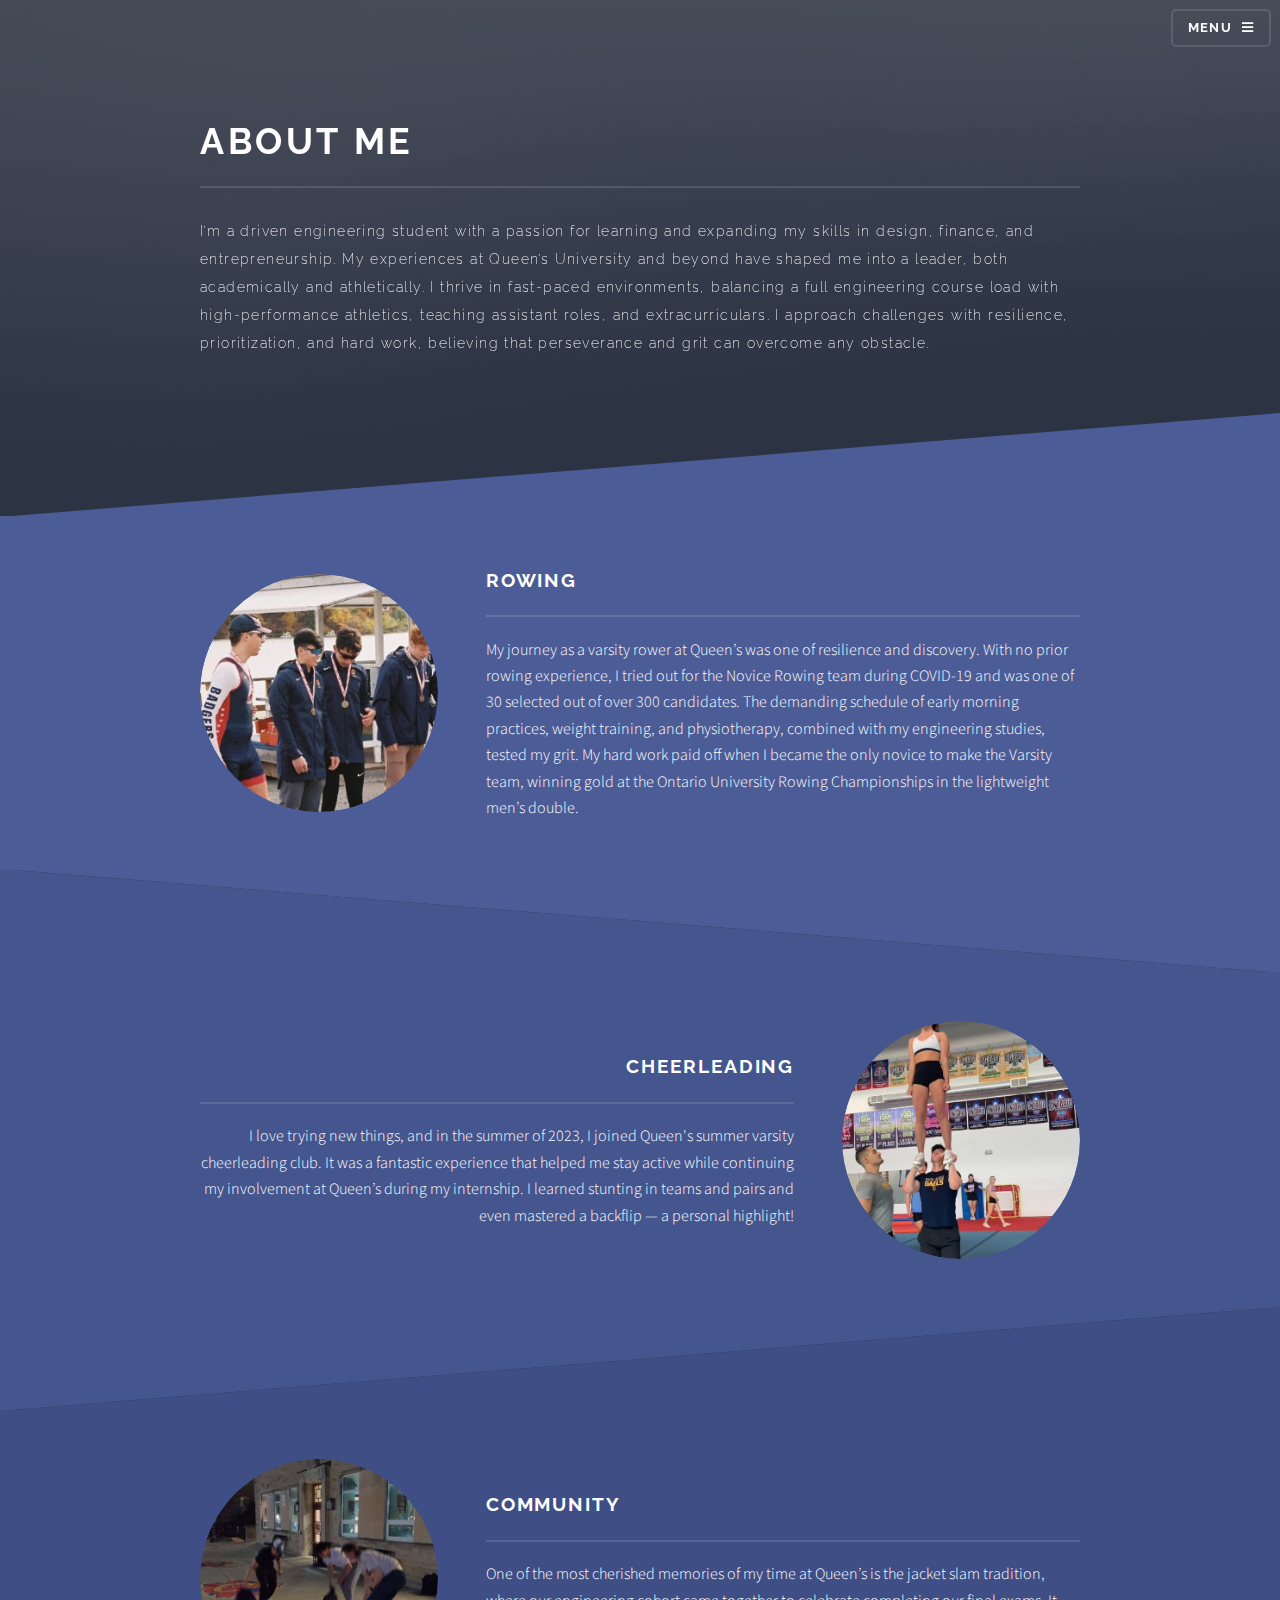
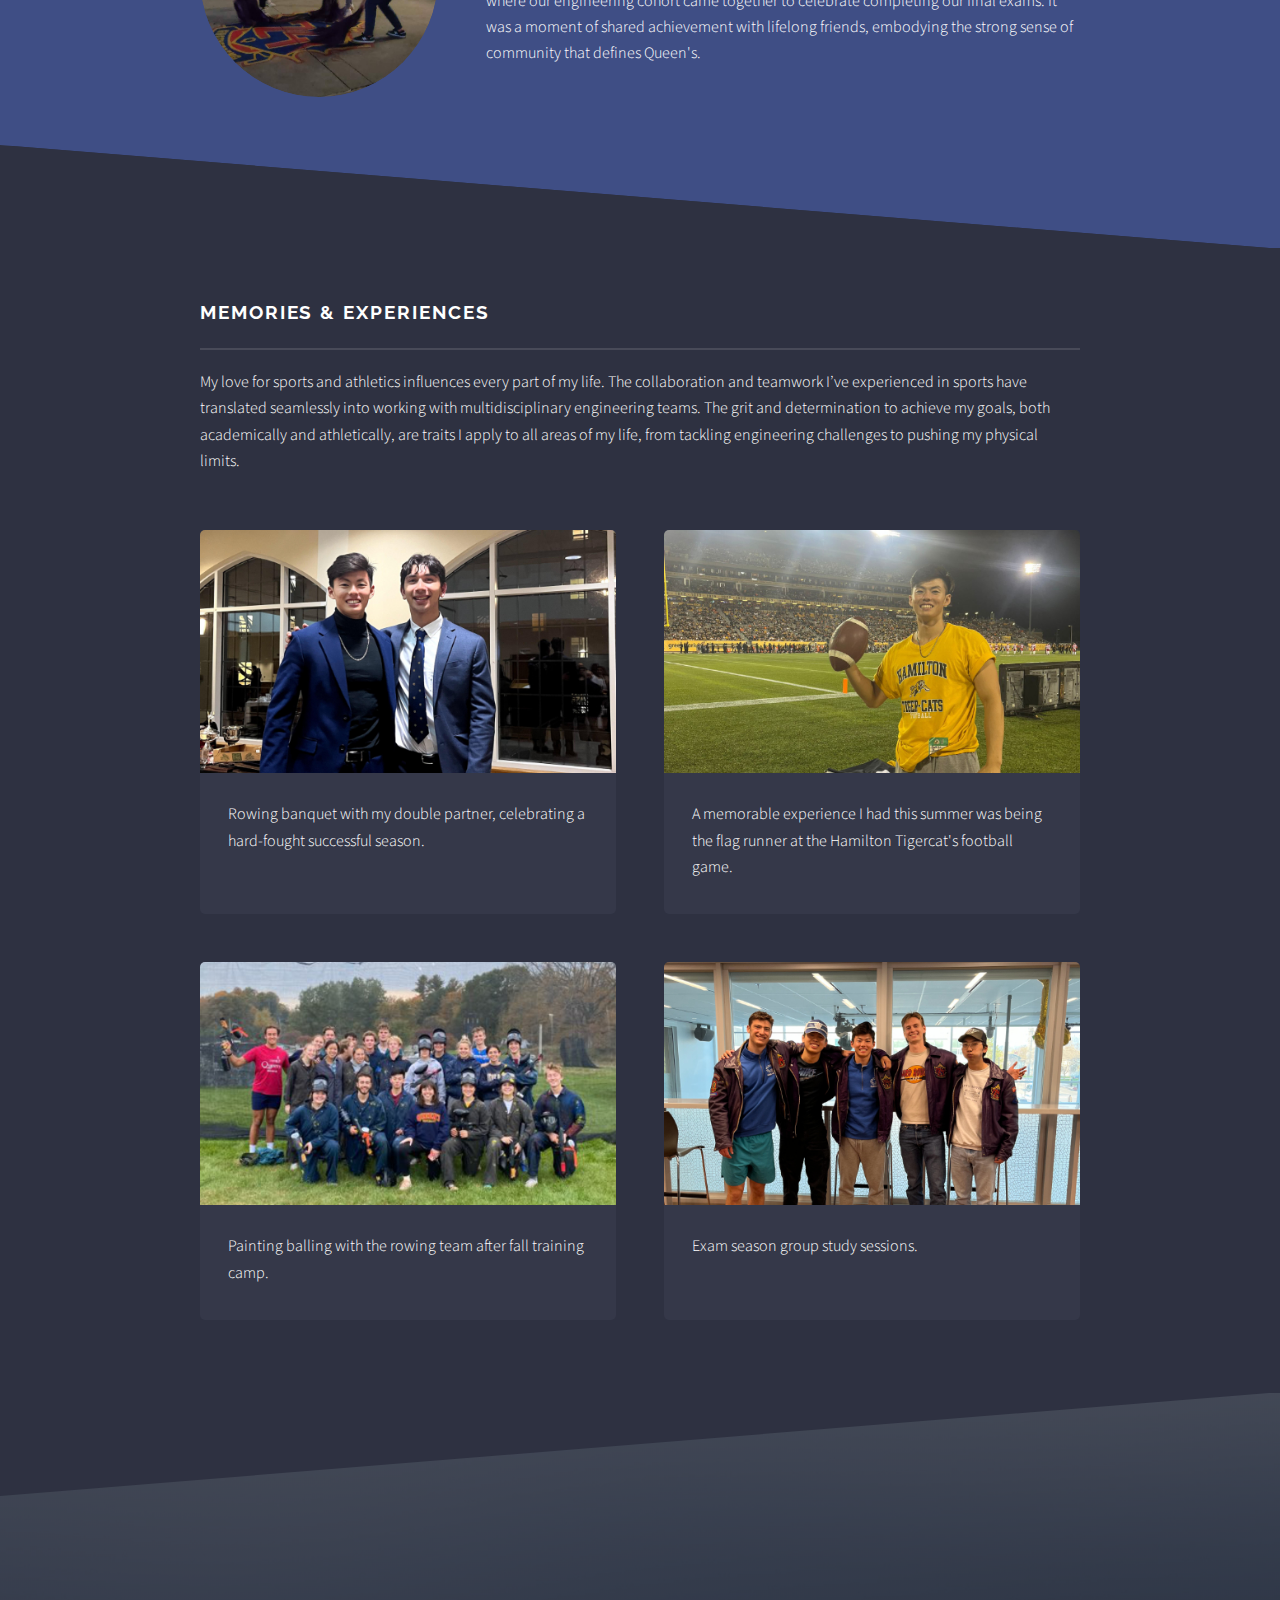
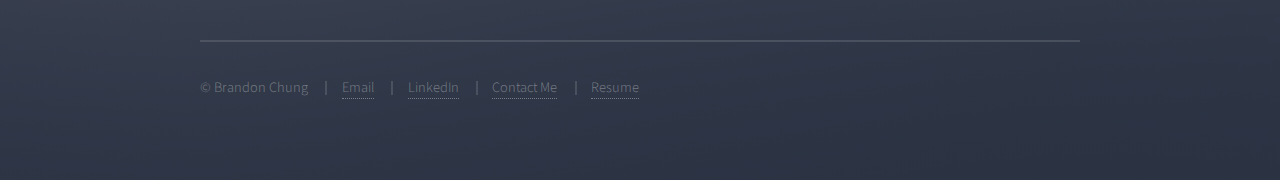
<file: aboutme.html>
<!DOCTYPE HTML>
<html>
	<head>
		<title>About Me | Brandon Chung</title>
		<meta charset="utf-8" />
		<meta name="viewport" content="width=device-width, initial-scale=1, user-scalable=no" />
		<link rel="stylesheet" href="assets/css/main.css" />
		<noscript><link rel="stylesheet" href="assets/css/noscript.css" /></noscript>
	</head>
	<body class="is-preload">

		<!-- Page Wrapper -->
			<div id="page-wrapper">

				<!-- Header -->
					<header id="header" class="alt">
						<h1><a href="index.html">Brandon Chung</a></h1>
						<nav>
							<a href="#menu">Menu</a>
						</nav>
					</header>

				<!-- Menu -->
					<nav id="menu">
						<div class="inner">
							<h2>Brandon Chung</h2>
							<ul class="links">
								<li><a href="index.html">Home</a></li>
								<li><a href="aboutme.html">About Me</a></li>
								<li><a href="projectsextracurriculars.html">Projects & Extracurriculars</a></li>
								<li><a href="careerhighlights.html">Career Highlights</a></li>
								<li><a href="entrepreneurialventures.html">Entrepreneurial Ventures</a></li>
							</ul>
							<a href="#" class="close">Close</a>
						</div>
					</nav>


				<!-- Wrapper -->
					<section id="wrapper">

                        <!-- Banner -->
                            <section id="banner">
                                <div class="inner">
                                    <h2>About Me</h2>
                                    <p style="font-size: 14px; text-transform: none;">
										I’m a driven engineering student with a passion for learning and expanding my skills in design, finance, and entrepreneurship. My experiences at Queen’s University and beyond have shaped me into a leader, both academically and athletically. I thrive in fast-paced environments, balancing a full engineering course load with high-performance athletics, teaching assistant roles, and extracurriculars. I approach challenges with resilience, prioritization, and hard work, believing that perseverance and grit can overcome any obstacle. 
									</p>
                                </div>
                            </section>

						<!-- One -->
							<section id="one" class="wrapper spotlight style1">
								<div class="inner">
									<a href="#" class="image"><img src="images/rowing6.jpg" alt="" /></a>
									<div class="content">
										<h2 class="major">Rowing</h2>
										<p>
											My journey as a varsity rower at Queen’s was one of resilience and discovery. With no prior rowing experience, I tried out for the Novice Rowing team during COVID-19 and was one of 30 selected out of over 300 candidates. The demanding schedule of early morning practices, weight training, and physiotherapy, combined with my engineering studies, tested my grit. My hard work paid off when I became the only novice to make the Varsity team, winning gold at the Ontario University Rowing Championships in the lightweight men’s double.
										</p>
									</div>
								</div>
							</section>

						<!-- Two -->
							<section id="two" class="wrapper alt spotlight style2">
								<div class="inner">
									<a href="#" class="image"><img src="images/CheerLeading.jpg" alt="" /></a>
									<div class="content">
										<h2 class="major">Cheerleading</h2>
										<p>
											I love trying new things, and in the summer of 2023, I joined Queen's summer varsity cheerleading club. It was a fantastic experience that helped me stay active while continuing my involvement at Queen’s during my internship. I learned stunting in teams and pairs and even mastered a backflip — a personal highlight!
										</p>
									</div>
								</div>
							</section>

						<!-- Three -->
							<section id="three" class="wrapper spotlight style3">
								<div class="inner">
									<a href="#" class="image"><img src="images/jacketslams.jpg" alt="" /></a>
									<div class="content">
										<h2 class="major">Community</h2>
										<p>
											One of the most cherished memories of my time at Queen’s is the jacket slam tradition, where our engineering cohort came together to celebrate completing our final exams. It was a moment of shared achievement with lifelong friends, embodying the strong sense of community that defines Queen's.
										</p>
									</div>
								</div>
							</section>
                            
						<!-- Four -->
							<section id="four" class="wrapper alt style1">
								<div class="inner">
									<h2 class="major">Memories & Experiences</h2>
									<p>My love for sports and athletics influences every part of my life. The collaboration and teamwork I’ve experienced in sports have translated seamlessly into working with multidisciplinary engineering teams. The grit and determination to achieve my goals, both academically and athletically, are traits I apply to all areas of my life, from tackling engineering challenges to pushing my physical limits.</p>
									<section class="features">
										<article>
											<a class="image"><img src="images/rowingbanquet.jpg" alt="" /></a>
											<p>Rowing banquet with my double partner, celebrating a hard-fought successful season.</p>
										</article>
										<article>
											<a class="image"><img src="images/flagbearing2.jpg" alt="" /></a>
											<p>A memorable experience I had this summer was being the flag runner at the Hamilton Tigercat's football game.</p>
										</article>
										<article>
											<a class="image"><img src="images/rowingteam.jpg" alt="" /></a>
											<p>Painting balling with the rowing team after fall training camp.
											</p>
										</article>
										<article>
											<a class="image"><img src="images/queensfamily.jpg" alt="" /></a>
											<p>Exam season group study sessions.</p>
										</article>
									</section>
								</div>
							</section>
						</div>
					</section>

					<!-- Footer -->
						<section id="footer">
							<div class="inner">
                                <ul class="copyright">
									<li>&copy; Brandon Chung</li>
									<li><a href="mailto: brandon.chung@queensu.ca">Email</a></li>
									<li><a href="https://www.linkedin.com/in/brandon-chung369/" target="_blank">LinkedIn</a></li>
									<li><a href="contact.html">Contact Me</a></li>
									<li><a href="BrandonChungResume.pdf" target="_blank">Resume</a></li>
								</ul>
							</div>
						</section>

			</div>

		<!-- Scripts -->
			<script src="assets/js/jquery.min.js"></script>
			<script src="assets/js/jquery.scrollex.min.js"></script>
			<script src="assets/js/browser.min.js"></script>
			<script src="assets/js/breakpoints.min.js"></script>
			<script src="assets/js/util.js"></script>
			<script src="assets/js/main.js"></script>

	</body>
</html>
</file>
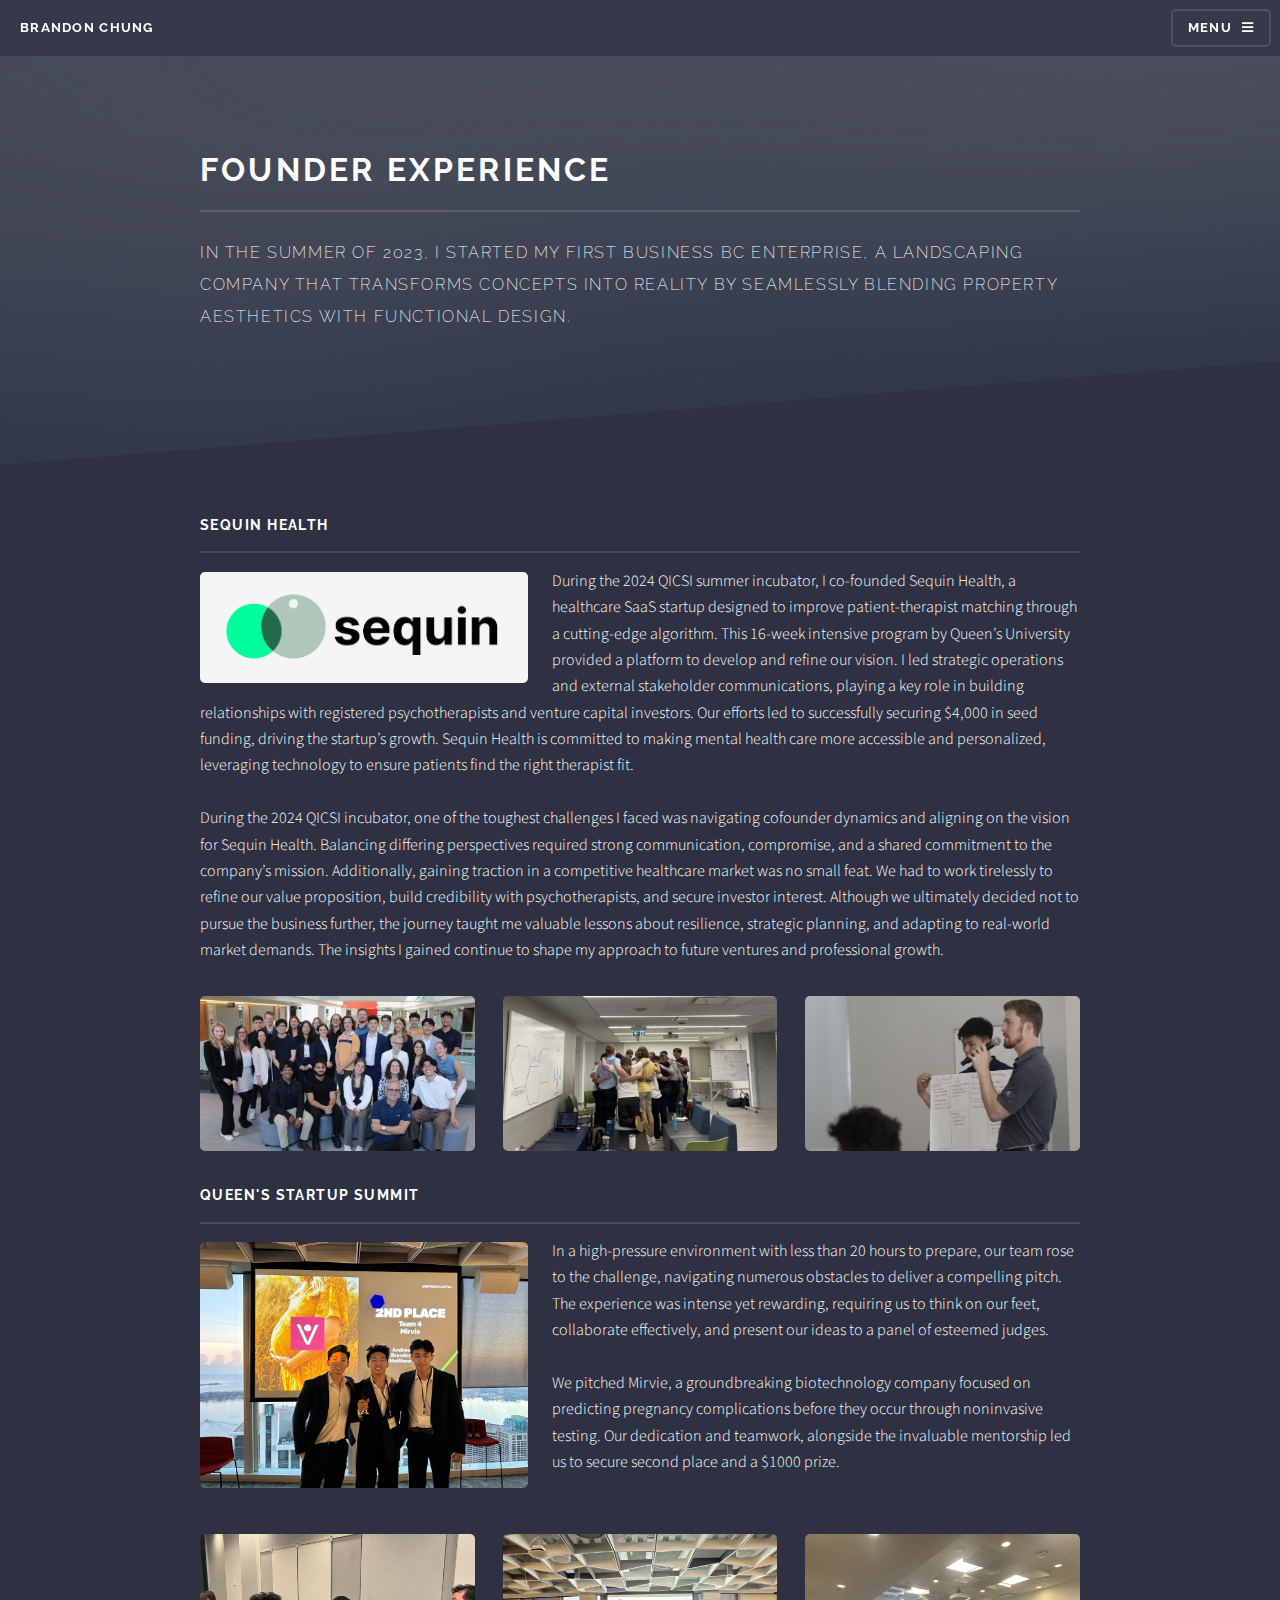
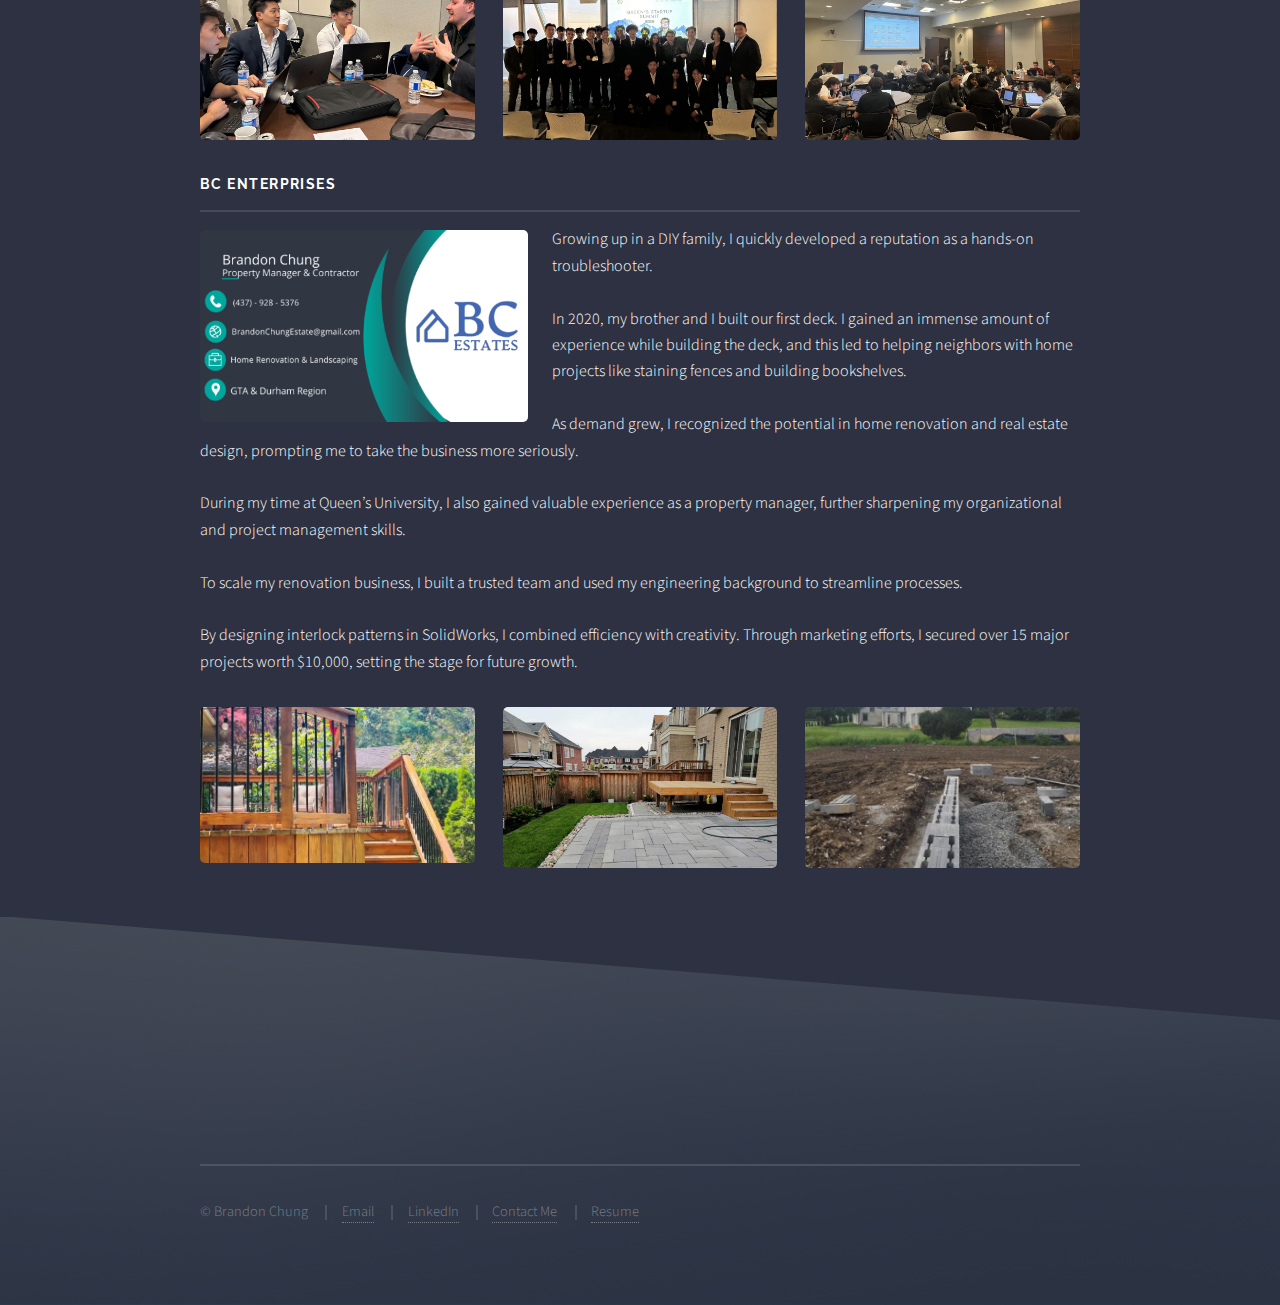
<file: bcenterprise.html>
<!DOCTYPE HTML>
<html>
	<head>
		<title>Founder Experience | Brandon Chung</title>
		<meta charset="utf-8" />
		<meta name="viewport" content="width=device-width, initial-scale=1, user-scalable=no" />
		<link rel="stylesheet" href="assets/css/main.css" />
		<noscript><link rel="stylesheet" href="assets/css/noscript.css" /></noscript>
	</head>
	<body class="is-preload">

		<!-- Page Wrapper -->
			<div id="page-wrapper">

				<!-- Header -->
					<header id="header">
						<h1><a href="index.html">Brandon Chung</a></h1>
						<nav>
							<a href="#menu">Menu</a>
						</nav>
					</header>

				<!-- Menu -->
					<nav id="menu">
						<div class="inner">
							<h2>Brandon Chung</h2>
							<ul class="links">
								<li><a href="index.html">Home</a></li>
								<li><a href="aboutme.html">About Me</a></li>
								<li><a href="projects.html">Projects</a></li>
								<li><a href="experience.html">Experience</a></li>
								<li><a href="bcenterprise.html">BC Enterprise</a></li>
							</ul>
							<a href="#" class="close">Close</a>
						</div>
					</nav>

				<!-- Wrapper -->
					<section id="wrapper">
						<header>
							<div class="inner">
								<h2>Founder Experience</h2>
								<p>
									In the summer of 2023, I started my first business BC Enterprise, a landscaping company that transforms concepts into reality by seamlessly blending property aesthetics with functional design.  
                                </p>
							</div>
						</header>

						<!-- Content -->
							<div class="wrapper">
								<div class="inner">
									<section>
										<h3 class="major">Sequin Health</h3>
										<p><span class="image left"><img src="images/sequinlogo.png" alt="" /></span>
                                            During the 2024 QICSI summer incubator, I co-founded Sequin Health, a healthcare SaaS startup designed to improve patient-therapist matching through a cutting-edge algorithm. This 16-week intensive program by Queen’s University provided a platform to develop and refine our vision. I led strategic operations and external stakeholder communications, playing a key role in building relationships with registered psychotherapists and venture capital investors. Our efforts led to successfully securing $4,000 in seed funding, driving the startup’s growth. Sequin Health is committed to making mental health care more accessible and personalized, leveraging technology to ensure patients find the right therapist fit.
											<br><br>
											During the 2024 QICSI incubator, one of the toughest challenges I faced was navigating cofounder dynamics and aligning on the vision for Sequin Health. Balancing differing perspectives required strong communication, compromise, and a shared commitment to the company’s mission. Additionally, gaining traction in a competitive healthcare market was no small feat. We had to work tirelessly to refine our value proposition, build credibility with psychotherapists, and secure investor interest. Although we ultimately decided not to pursue the business further, the journey taught me valuable lessons about resilience, strategic planning, and adapting to real-world market demands. The insights I gained continue to shape my approach to future ventures and professional growth.
											</p>
									</section>
									<div class="box alt">
                                        <div class="row gtr-uniform">
                                            <div class="col-4"><span class="image fit"><img src="images/ddqic1.png" alt="" /></span></div>
                                            <div class="col-4"><span class="image fit"><img src="images/ddqic2.png" alt="" /></span></div>
                                            <div class="col-4"><span class="image fit"><img src="images/ddqic3.png" alt="" /></span></div>
                                        </div>
                                    </div>
									<section>
										<h3 class="major">Queen's Startup Summit</h3>
										<p><span class="image left"><img src="images/qss.jpg" alt="" /></span>
                                            In a high-pressure environment with less than 20 hours to prepare, our team rose to the challenge, navigating numerous obstacles to deliver a compelling pitch. The experience was intense yet rewarding, requiring us to think on our feet, collaborate effectively, and present our ideas to a panel of esteemed judges.
											<br><br>
											We pitched Mirvie, a groundbreaking biotechnology company focused on predicting pregnancy complications before they occur through noninvasive testing. Our dedication and teamwork, alongside the invaluable mentorship led us to secure second place and a $1000 prize.
											<br><br>
											</p>
									</section>
									<div class="box alt">
                                        <div class="row gtr-uniform">
                                            <div class="col-4"><span class="image fit"><img src="images/qss1.png" alt="" /></span></div>
                                            <div class="col-4"><span class="image fit"><img src="images/qss2.png" alt="" /></span></div>
                                            <div class="col-4"><span class="image fit"><img src="images/qss3.png" alt="" /></span></div>
                                        </div>
                                    </div>
									<section>
										<h3 class="major">BC Enterprises</h3>
										<p><span class="image left"><img src="images/bcenterprisecard.jpg" alt="" /></span>
                                            Growing up in a DIY family, I quickly developed a reputation as a hands-on troubleshooter. 
											<br><br>
											In 2020, my brother and I built our first deck. I gained an immense amount of experience while building the deck, and this led to helping neighbors with home projects like staining fences and building bookshelves. 
											<br><br>
											As demand grew, I recognized the potential in home renovation and real estate design, prompting me to take the business more seriously.
                                            <br><br>
											During my time at Queen’s University, I also gained valuable experience as a property manager, further sharpening my organizational and project management skills. 
											<br><br>
											To scale my renovation business, I built a trusted team and used my engineering background to streamline processes. 
											<br><br>
											By designing interlock patterns in SolidWorks, I combined efficiency with creativity. 
											Through marketing efforts, I secured over 15 major projects worth $10,000, setting the stage for future growth.
                                            </p>
									</section>
                                    <div class="box alt">
                                        <div class="row gtr-uniform">
                                            <div class="col-4"><span class="image fit"><img src="images/bcenterprise1.jpg" alt="" /></span></div>
                                            <div class="col-4"><span class="image fit"><img src="images/bcenterprise6.jpg" alt="" /></span></div>
                                            <div class="col-4"><span class="image fit"><img src="images/bcenterprise2.jpg" alt="" /></span></div>
                                        </div>
                                    </div>
								</div>
							</div>
					</section>

                    

				<!-- Footer -->
					<section id="footer">
						<div class="inner">
							<ul class="copyright">	
								<li>&copy; Brandon Chung</li>
								<li><a href="mailto: brandon.chung@queensu.ca">Email</a></li>
								<li><a href="https://www.linkedin.com/in/brandon-chung369/" target="_blank">LinkedIn</a></li>
								<li><a href="contact.html">Contact Me</a></li>
								<li><a href="BrandonChungResume.pdf" target="_blank">Resume</a></li>
							</ul>
						</div>
					</section>
			</div>

		<!-- Scripts -->
			<script src="assets/js/jquery.min.js"></script>
			<script src="assets/js/jquery.scrollex.min.js"></script>
			<script src="assets/js/browser.min.js"></script>
			<script src="assets/js/breakpoints.min.js"></script>
			<script src="assets/js/util.js"></script>
			<script src="assets/js/main.js"></script>

	</body>
</html>
</file>
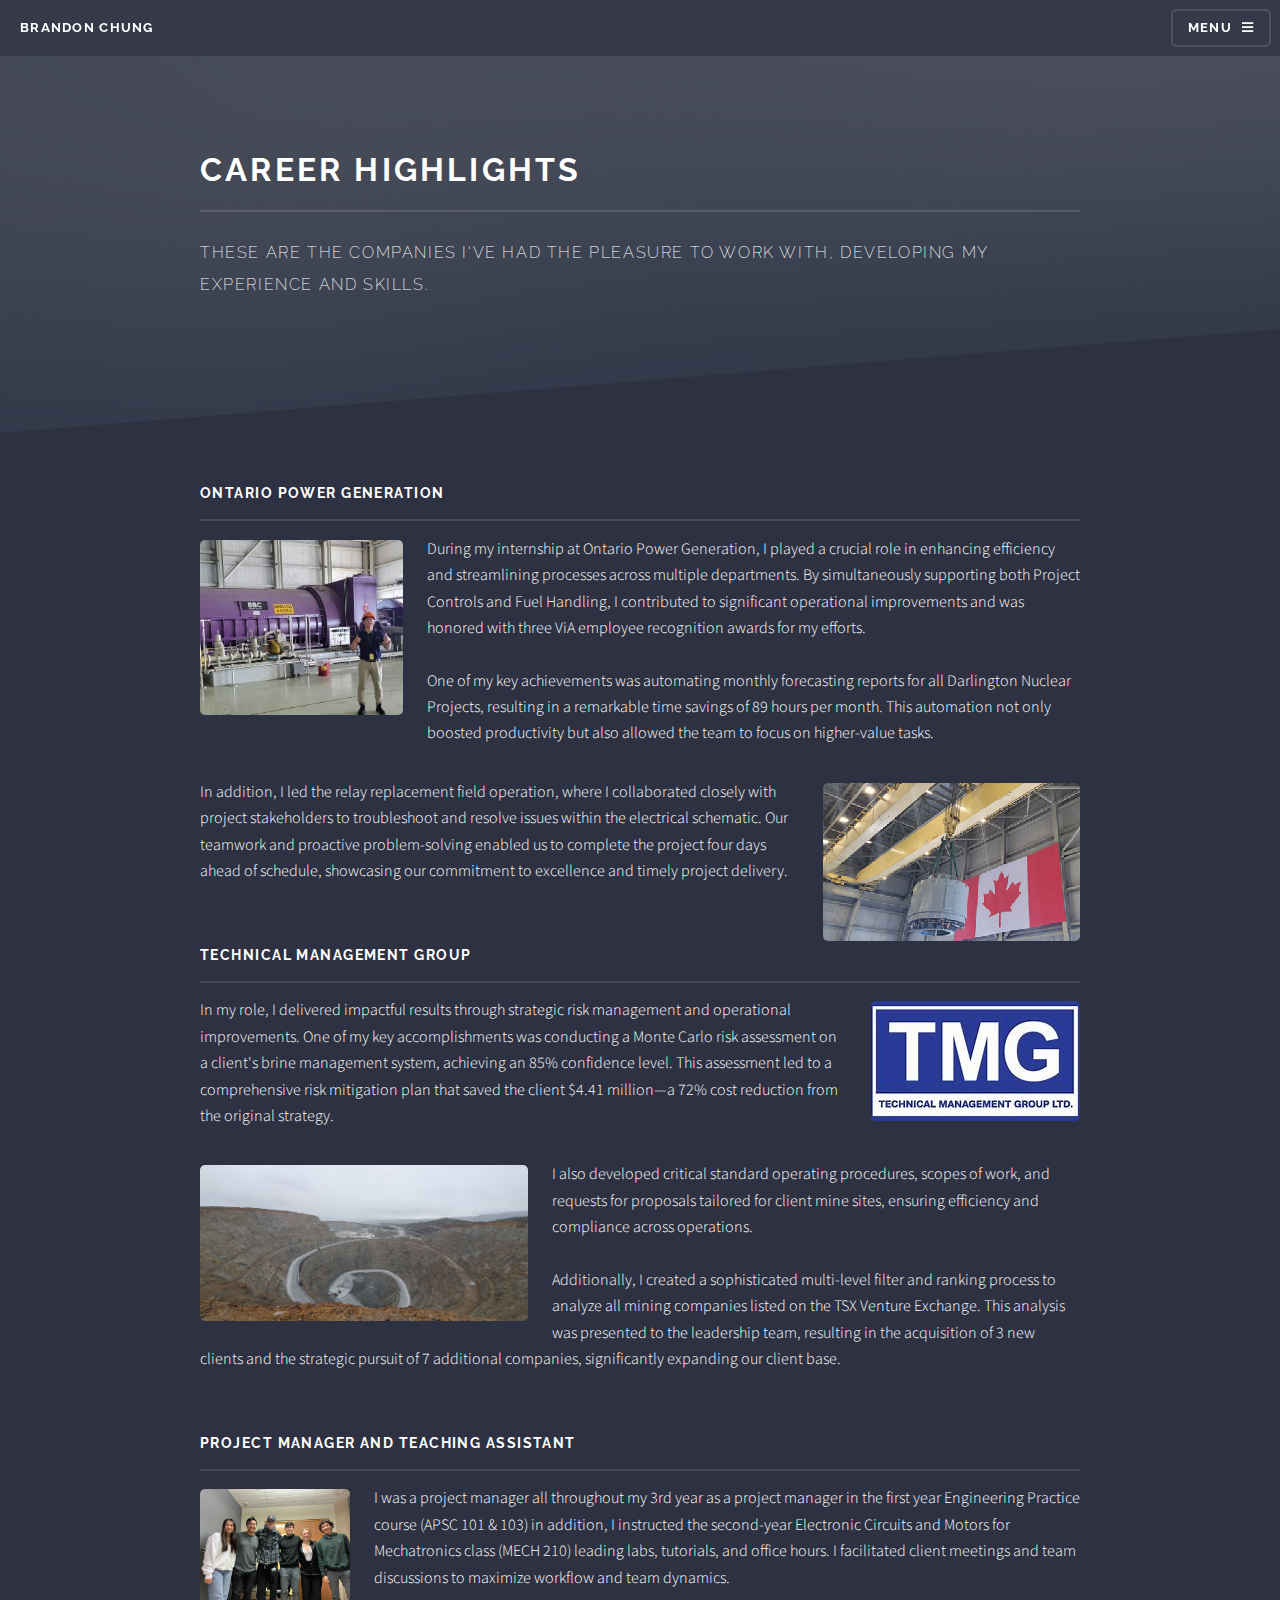
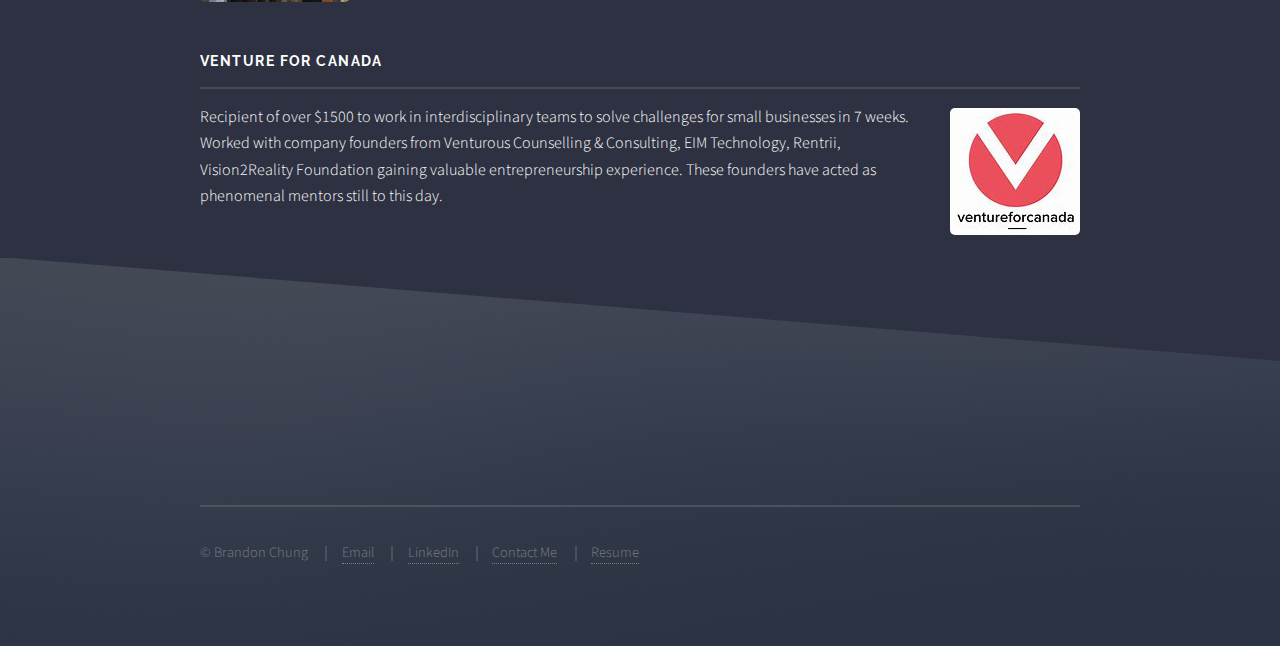
<file: careerhighlights.html>
<!DOCTYPE HTML>
<html>
	<head>
		<title>Career Highlights | Brandon Chung</title>
		<meta charset="utf-8" />
		<meta name="viewport" content="width=device-width, initial-scale=1, user-scalable=no" />
		<link rel="stylesheet" href="assets/css/main.css" />
		<noscript><link rel="stylesheet" href="assets/css/noscript.css" /></noscript>
	</head>
	<body class="is-preload">

		<!-- Page Wrapper -->
			<div id="page-wrapper">

				<!-- Header -->
					<header id="header">
						<h1><a href="index.html">Brandon Chung</a></h1>
						<nav>
							<a href="#menu">Menu</a>
						</nav>
					</header>

				<!-- Menu -->
					<nav id="menu">
						<div class="inner">
							<h2>Brandon Chung</h2>
							<ul class="links">
								<li><a href="index.html">Home</a></li>
								<li><a href="aboutme.html">About Me</a></li>
								<li><a href="projectsextracurriculars.html">Projects & Extracurriculars</a></li>
								<li><a href="careerhighlights.html">Career Highlights</a></li>
								<li><a href="entrepreneurialventures.html">Entrepreneurial Ventures</a></li>
							</ul>
							<a href="#" class="close">Close</a>
						</div>
					</nav>

				<!-- Wrapper -->
					<section id="wrapper">
						<header>
							<div class="inner">
								<h2>Career Highlights</h2>
								<p>These are the companies I've had the pleasure to work with, developing my experience and skills.</p>
							</div>
						</header>

						<!-- Content -->
							<div class="wrapper">
								<div class="inner">
									<section>
										<h3 class="major">Ontario Power Generation</h3>
										<p><span class="image left"><img src="images/OPG1.jpeg" alt="" /></span>
											During my internship at Ontario Power Generation, I played a crucial role in enhancing efficiency and streamlining processes across multiple departments. By simultaneously supporting both Project Controls and Fuel Handling, I contributed to significant operational improvements and was honored with three ViA employee recognition awards for my efforts.
											<br><br>
											One of my key achievements was automating monthly forecasting reports for all Darlington Nuclear Projects, resulting in a remarkable time savings of 89 hours per month. This automation not only boosted productivity but also allowed the team to focus on higher-value tasks.
											</p>
										<p><span class="image right"><img src="images/OPG3.png" alt="" /></span>
											In addition, I led the relay replacement field operation, where I collaborated closely with project stakeholders to troubleshoot and resolve issues within the electrical schematic. Our teamwork and proactive problem-solving enabled us to complete the project four days ahead of schedule, showcasing our commitment to excellence and timely project delivery.	
										</p>
									</section>
									<br>
									<section>
										<h3 class="major">Technical Management Group</h3>
										<p><span class="image right"><img src="images/tmg.gif" alt="" /></span>
											In my role, I delivered impactful results through strategic risk management and operational improvements. One of my key accomplishments was conducting a Monte Carlo risk assessment on a client's brine management system, achieving an 85% confidence level. This assessment led to a comprehensive risk mitigation plan that saved the client $4.41 million—a 72% cost reduction from the original strategy.
										</p>
										<p><span class="image left"><img src="images/tmg1.png" alt="" /></span>
											I also developed critical standard operating procedures, scopes of work, and requests for proposals tailored for client mine sites, ensuring efficiency and compliance across operations.
											<br><br>
											Additionally, I created a sophisticated multi-level filter and ranking process to analyze all mining companies listed on the TSX Venture Exchange. This analysis was presented to the leadership team, resulting in the acquisition of 3 new clients and the strategic pursuit of 7 additional companies, significantly expanding our client base.

										</p>
									</section>
									<br>
									<section>
										<h3 class="major">Project Manager and Teaching Assistant</h3>
										<p><span class="image left"><img src="images/project.jpg" alt="" /></span>
											I was a project manager all throughout my 3rd year as a project manager in the first year Engineering Practice course (APSC 101 & 103) in addition, I instructed the second-year Electronic Circuits and Motors for Mechatronics class (MECH 210) leading labs, tutorials, and office hours. I facilitated client meetings and team discussions to maximize workflow and team dynamics. 
										</p>
									</section>
									<br>
									<section>
										<h3 class="major">Venture for Canada</h3>
										<p><span class="image right"><img src="images/vfc1.jfif" alt="" /></span>
											Recipient of over $1500 to work in interdisciplinary teams to solve challenges for small businesses in 7 weeks. Worked with company founders from Venturous Counselling & Consulting, EIM Technology, Rentrii, Vision2Reality Foundation gaining valuable entrepreneurship experience. These founders have acted as phenomenal mentors still to this day. 
										</p>
									</section>
								</div>
							</div>
							
					</section>

					

				<!-- Footer -->
				<section id="footer">
					<div class="inner">
						<ul class="copyright">	
							<li>&copy; Brandon Chung</li>
							<li><a href="mailto: brandon.chung@queensu.ca">Email</a></li>
							<li><a href="https://www.linkedin.com/in/brandon-chung369/" target="_blank">LinkedIn</a></li>
							<li><a href="contact.html">Contact Me</a></li>
							<li><a href="BrandonChungResume.pdf" target="_blank">Resume</a></li>
						</ul>
					</div>
				</section>
			</div>

		<!-- Scripts -->
			<script src="assets/js/jquery.min.js"></script>
			<script src="assets/js/jquery.scrollex.min.js"></script>
			<script src="assets/js/browser.min.js"></script>
			<script src="assets/js/breakpoints.min.js"></script>
			<script src="assets/js/util.js"></script>
			<script src="assets/js/main.js"></script>

	</body>
</html>
</file>
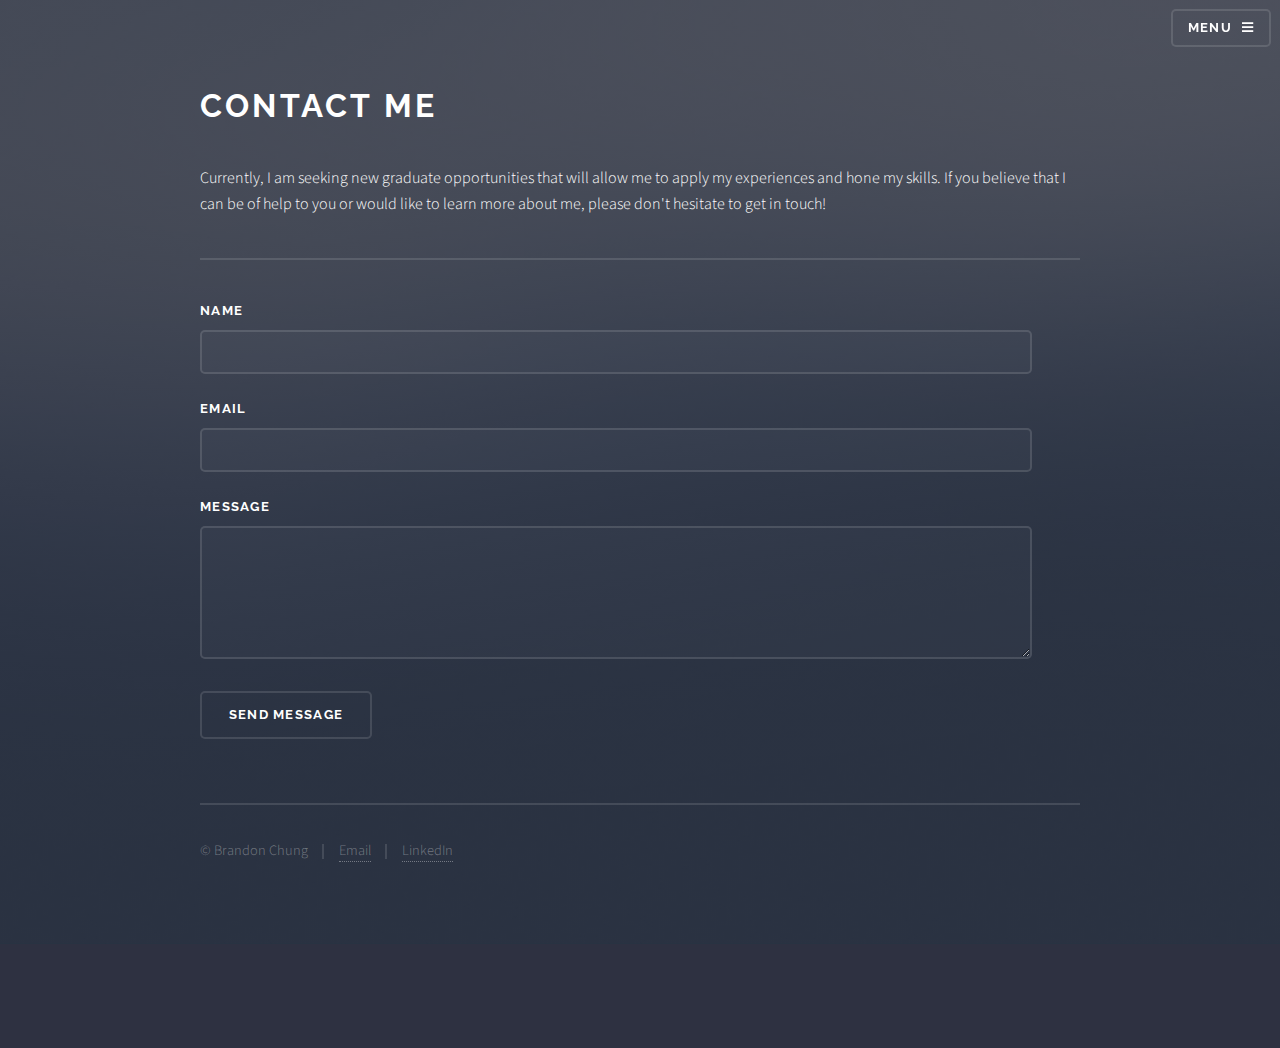
<file: contact.html>
<!DOCTYPE HTML>
<html>
	<head>
		<title>Contact Me | Brandon Chung</title>
		<meta charset="utf-8" />
		<meta name="viewport" content="width=device-width, initial-scale=1, user-scalable=no" />
		<link rel="stylesheet" href="assets/css/main.css" />
		<noscript><link rel="stylesheet" href="assets/css/noscript.css" /></noscript>
	</head>
	<body class="is-preload">

		<!-- Page Wrapper -->
			<div id="page-wrapper">

				<!-- Header -->
					<header id="header" class="alt">
						<h1><a href="index.html">Brandon Chung</a></h1>
						<nav>
							<a href="#menu">Menu</a>
						</nav>
					</header>

				<!-- Menu -->
					<nav id="menu">
						<div class="inner">
							<h2>Brandon Chung</h2>
							<ul class="links">
								<li><a href="index.html">Home</a></li>
								<li><a href="aboutme.html">About Me</a></li>
								<li><a href="projectsextracurriculars.html">Projects & Extracurriculars</a></li>
								<li><a href="careerhighlights.html">Career Highlights</a></li>
								<li><a href="entrepreneurialventures.html">Entrepreneurial Ventures</a></li>
							</ul>
							<a href="#" class="close">Close</a>
						</div>
					</nav>

				<!-- Footer -->
					<section id="footer">
						<div class="inner">
							<h2 style="font-size: 32px;">Contact Me</h2>
							<p style="margin-bottom: 0px;">
								Currently, I am seeking new graduate opportunities that will allow me to apply my experiences and hone my skills. If you believe that I can be of help to you or would like to learn more about me, please don't hesitate to get in touch!
							</p>
							<hr>
							<form action="https://api.web3forms.com/submit" method="POST" id="form">
								<input type="hidden" name="access_key" value="75edd857-bc60-4e41-810d-96bf967002be" />
								<input type="hidden" name="subject" value="New Submission from Web3Forms" />
								<input type="hidden" name="redirect" value="https://web3forms.com/success" />
								<input type="checkbox" name="botcheck" id="" style="display: none;" />
								<div class="fields">
									<div class="field">
										<label for="name">Name</label>
										<input type="text" name="name" id="name" />
									</div>
									<div class="field">
										<label for="email">Email</label>
										<input type="email" name="email" id="email" />
									</div>
									<div class="field">
										<label for="message">Message</label>
										<textarea name="message" id="message" rows="4"></textarea>
									</div>
								</div>
								<ul class="actions">
									<li><input type="submit" value="Send Message" /></li>
								</ul>
							</form>
							<ul class="copyright">
								<li>&copy; Brandon Chung</li><li><a href="mailto: brandon.chung@queensu.ca">Email</a></li><li><a href="https://www.linkedin.com/in/brandon-chung369/" target="_blank">LinkedIn</a></li>
							</ul>
						</div>
					</section>

			</div>

		<!-- Scripts -->
			<script src="assets/js/jquery.min.js"></script>
			<script src="assets/js/jquery.scrollex.min.js"></script>
			<script src="assets/js/browser.min.js"></script>
			<script src="assets/js/breakpoints.min.js"></script>
			<script src="assets/js/util.js"></script>
			<script src="assets/js/main.js"></script>

	</body>
</html>
</file>
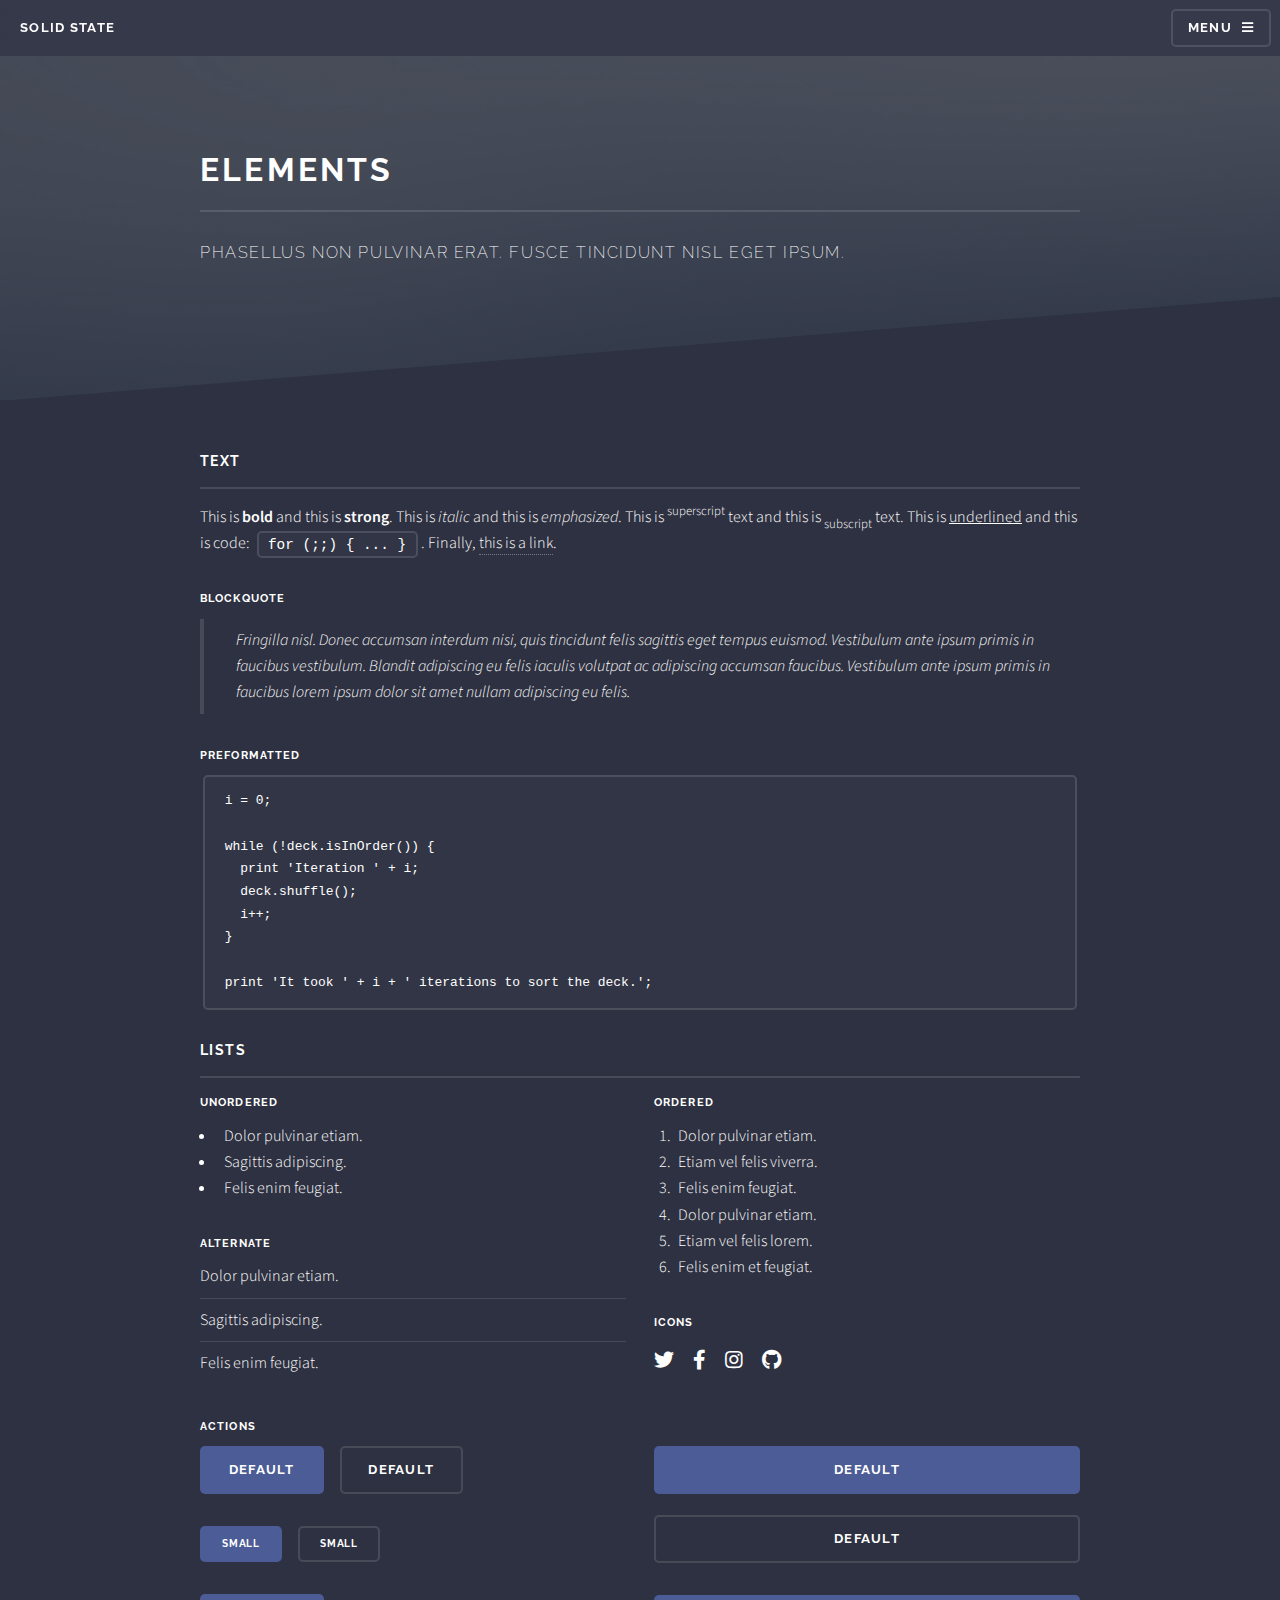
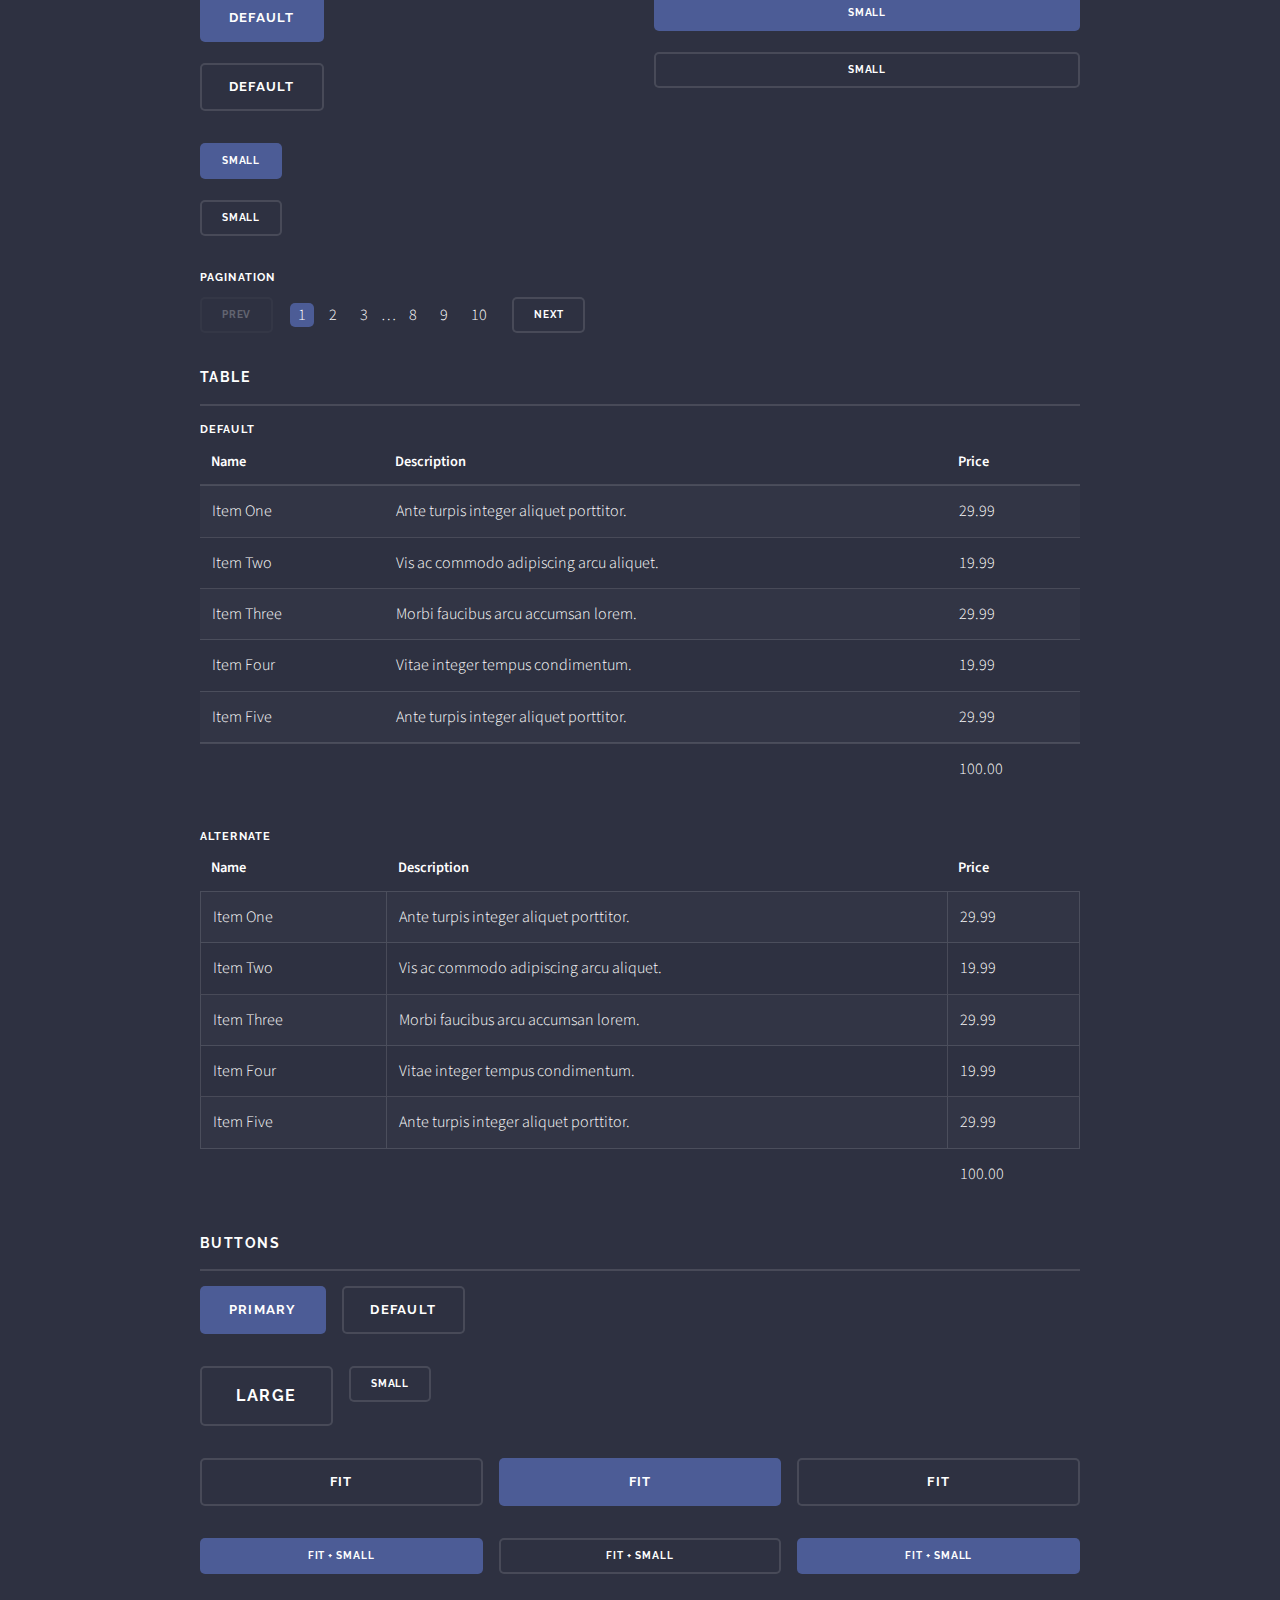
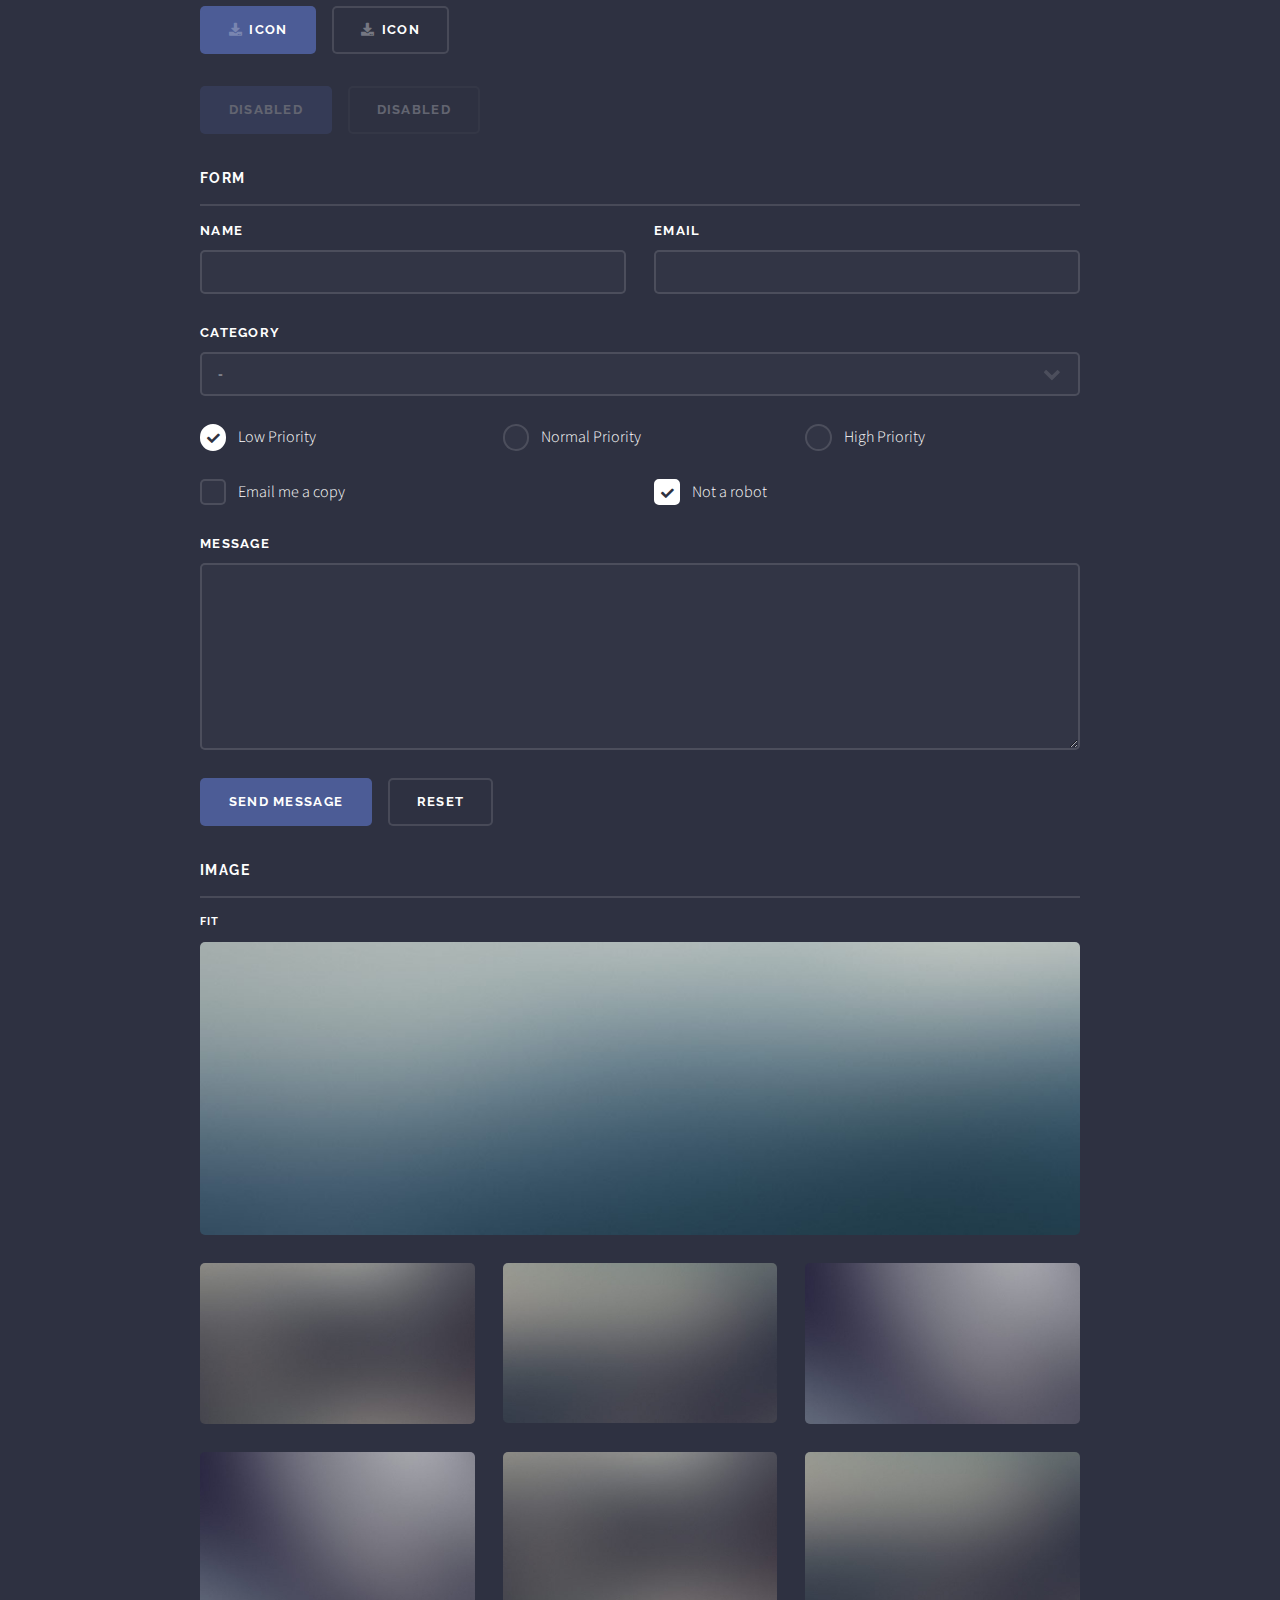
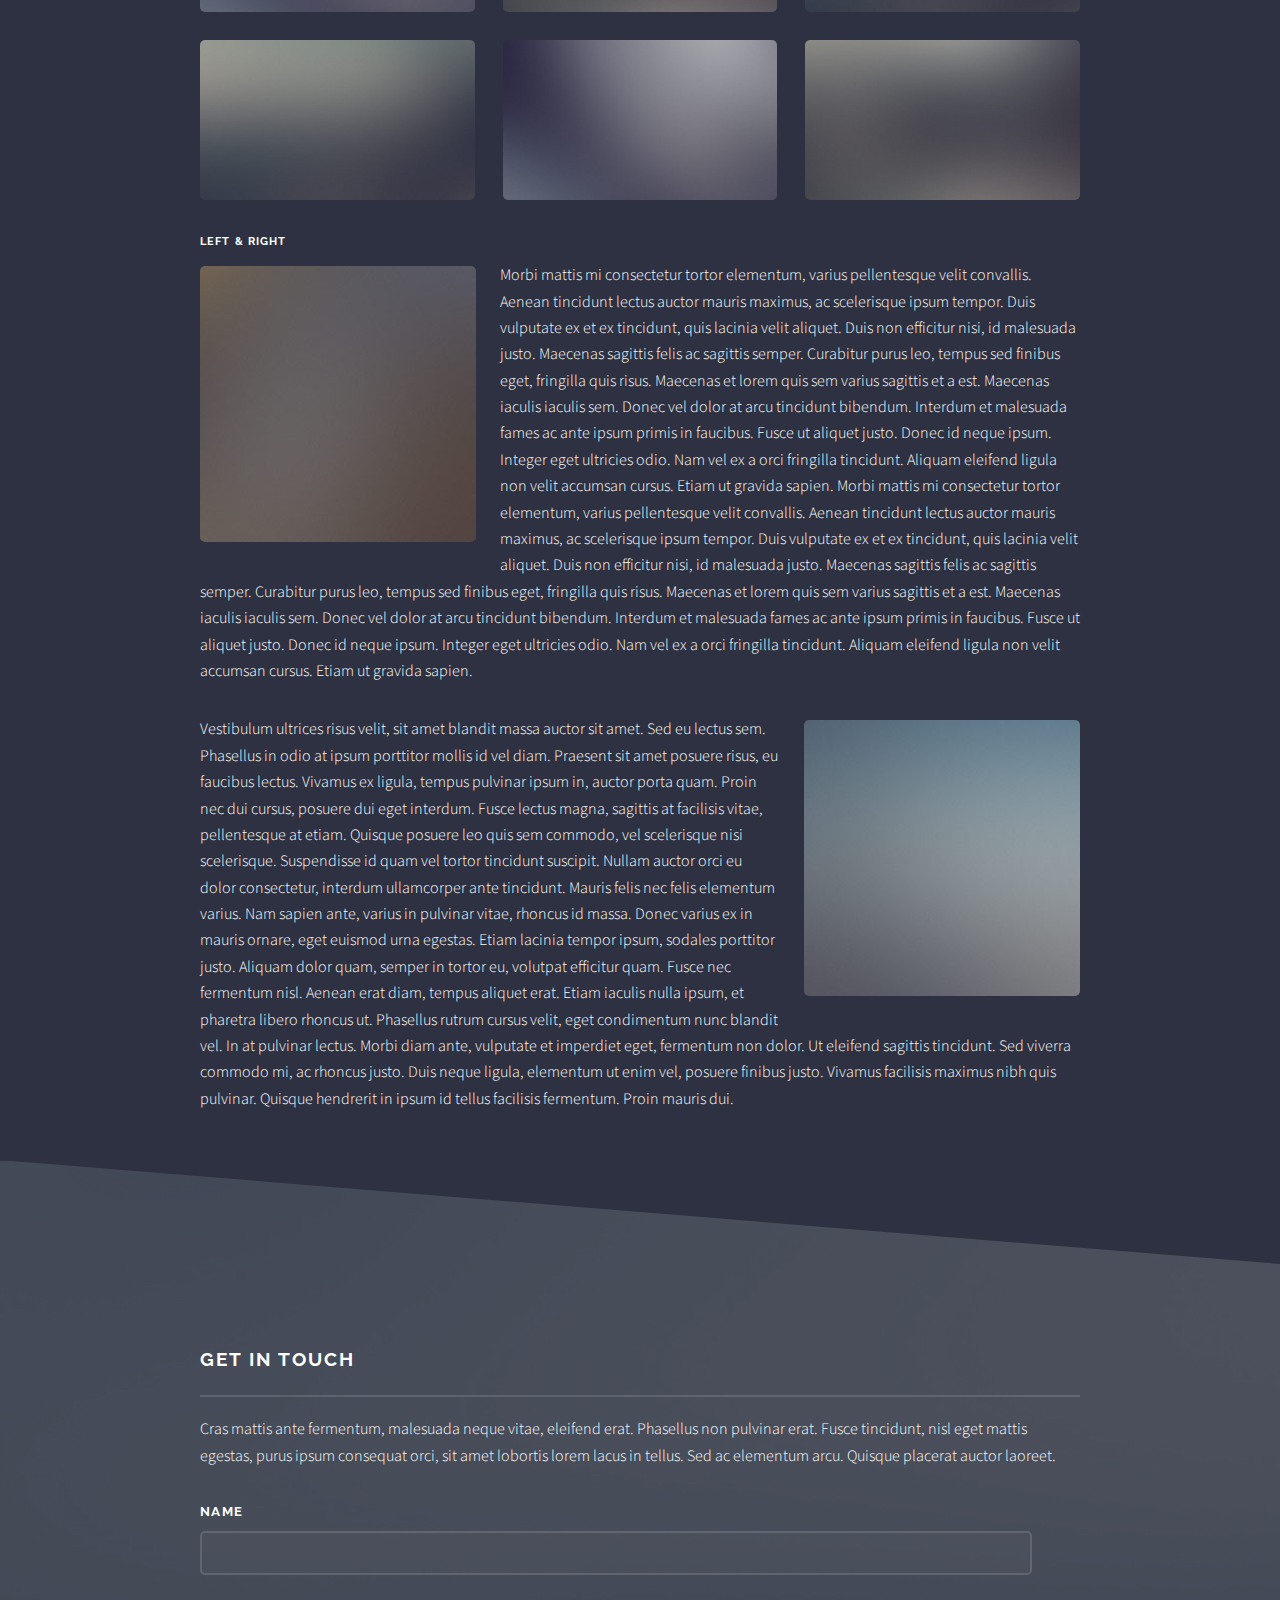
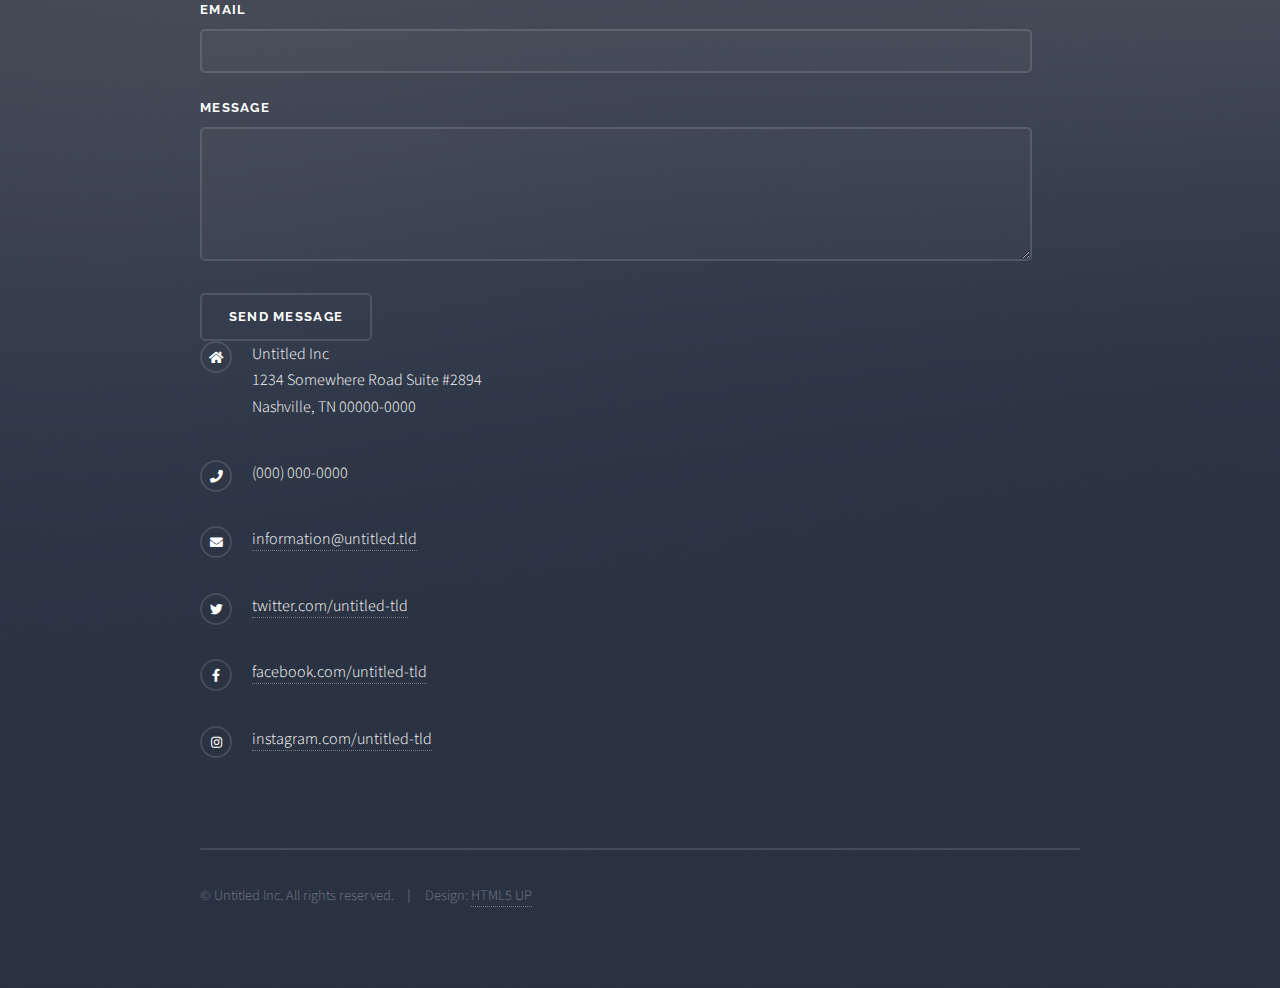
<file: elements.html>
<!DOCTYPE HTML>
<!--
	Solid State by HTML5 UP
	html5up.net | @ajlkn
	Free for personal and commercial use under the CCA 3.0 license (html5up.net/license)
-->
<html>
	<head>
		<title>Elements - Solid State by HTML5 UP</title>
		<meta charset="utf-8" />
		<meta name="viewport" content="width=device-width, initial-scale=1, user-scalable=no" />
		<link rel="stylesheet" href="assets/css/main.css" />
		<noscript><link rel="stylesheet" href="assets/css/noscript.css" /></noscript>
	</head>
	<body class="is-preload">

		<!-- Page Wrapper -->
			<div id="page-wrapper">

				<!-- Header -->
					<header id="header">
						<h1><a href="index.html">Solid State</a></h1>
						<nav>
							<a href="#menu">Menu</a>
						</nav>
					</header>

				<!-- Menu -->
					<nav id="menu">
						<div class="inner">
							<h2>Menu</h2>
							<ul class="links">
								<li><a href="index.html">Home</a></li>
								<li><a href="generic.html">Generic</a></li>
								<li><a href="elements.html">Elements</a></li>
								<li><a href="#">Log In</a></li>
								<li><a href="#">Sign Up</a></li>
							</ul>
							<a href="#" class="close">Close</a>
						</div>
					</nav>

				<!-- Wrapper -->
					<section id="wrapper">
						<header>
							<div class="inner">
								<h2>Elements</h2>
								<p>Phasellus non pulvinar erat. Fusce tincidunt nisl eget ipsum.</p>
							</div>
						</header>

						<!-- Content -->
							<div class="wrapper">
								<div class="inner">

									<section>
										<h3 class="major">Text</h3>
										<p>This is <b>bold</b> and this is <strong>strong</strong>. This is <i>italic</i> and this is <em>emphasized</em>.
										This is <sup>superscript</sup> text and this is <sub>subscript</sub> text.
										This is <u>underlined</u> and this is code: <code>for (;;) { ... }</code>. Finally, <a href="#">this is a link</a>.</p>
										<h4>Blockquote</h4>
										<blockquote>Fringilla nisl. Donec accumsan interdum nisi, quis tincidunt felis sagittis eget tempus euismod. Vestibulum ante ipsum primis in faucibus vestibulum. Blandit adipiscing eu felis iaculis volutpat ac adipiscing accumsan faucibus. Vestibulum ante ipsum primis in faucibus lorem ipsum dolor sit amet nullam adipiscing eu felis.</blockquote>
										<h4>Preformatted</h4>
										<pre><code>i = 0;

while (!deck.isInOrder()) {
  print 'Iteration ' + i;
  deck.shuffle();
  i++;
}

print 'It took ' + i + ' iterations to sort the deck.';</code></pre>
									</section>

									<section>
										<h3 class="major">Lists</h3>
										<div class="row">
											<div class="col-6 col-12-medium">
												<h4>Unordered</h4>
												<ul>
													<li>Dolor pulvinar etiam.</li>
													<li>Sagittis adipiscing.</li>
													<li>Felis enim feugiat.</li>
												</ul>
												<h4>Alternate</h4>
												<ul class="alt">
													<li>Dolor pulvinar etiam.</li>
													<li>Sagittis adipiscing.</li>
													<li>Felis enim feugiat.</li>
												</ul>
											</div>
											<div class="col-6 col-12-medium">
												<h4>Ordered</h4>
												<ol>
													<li>Dolor pulvinar etiam.</li>
													<li>Etiam vel felis viverra.</li>
													<li>Felis enim feugiat.</li>
													<li>Dolor pulvinar etiam.</li>
													<li>Etiam vel felis lorem.</li>
													<li>Felis enim et feugiat.</li>
												</ol>
												<h4>Icons</h4>
												<ul class="icons">
													<li><a href="#" class="icon brands fa-twitter"><span class="label">Twitter</span></a></li>
													<li><a href="#" class="icon brands fa-facebook-f"><span class="label">Facebook</span></a></li>
													<li><a href="#" class="icon brands fa-instagram"><span class="label">Instagram</span></a></li>
													<li><a href="#" class="icon brands fa-github"><span class="label">Github</span></a></li>
												</ul>
											</div>
										</div>
										<h4>Actions</h4>
										<div class="row">
											<div class="col-6 col-12-medium">
												<ul class="actions">
													<li><a href="#" class="button primary">Default</a></li>
													<li><a href="#" class="button">Default</a></li>
												</ul>
												<ul class="actions small">
													<li><a href="#" class="button primary small">Small</a></li>
													<li><a href="#" class="button small">Small</a></li>
												</ul>
												<ul class="actions stacked">
													<li><a href="#" class="button primary">Default</a></li>
													<li><a href="#" class="button">Default</a></li>
												</ul>
												<ul class="actions stacked small">
													<li><a href="#" class="button primary small">Small</a></li>
													<li><a href="#" class="button small">Small</a></li>
												</ul>
											</div>
											<div class="col-6 col-12-medium">
												<ul class="actions stacked">
													<li><a href="#" class="button primary fit">Default</a></li>
													<li><a href="#" class="button fit">Default</a></li>
												</ul>
												<ul class="actions stacked small">
													<li><a href="#" class="button primary small fit">Small</a></li>
													<li><a href="#" class="button small fit">Small</a></li>
												</ul>
											</div>
										</div>
										<h4>Pagination</h4>
										<ul class="pagination">
											<li><span class="button small disabled">Prev</span></li>
											<li><a href="#" class="page active">1</a></li>
											<li><a href="#" class="page">2</a></li>
											<li><a href="#" class="page">3</a></li>
											<li><span>&hellip;</span></li>
											<li><a href="#" class="page">8</a></li>
											<li><a href="#" class="page">9</a></li>
											<li><a href="#" class="page">10</a></li>
											<li><a href="#" class="button small">Next</a></li>
										</ul>
									</section>

									<section>
										<h3 class="major">Table</h3>
										<h4>Default</h4>
										<div class="table-wrapper">
											<table>
												<thead>
													<tr>
														<th>Name</th>
														<th>Description</th>
														<th>Price</th>
													</tr>
												</thead>
												<tbody>
													<tr>
														<td>Item One</td>
														<td>Ante turpis integer aliquet porttitor.</td>
														<td>29.99</td>
													</tr>
													<tr>
														<td>Item Two</td>
														<td>Vis ac commodo adipiscing arcu aliquet.</td>
														<td>19.99</td>
													</tr>
													<tr>
														<td>Item Three</td>
														<td> Morbi faucibus arcu accumsan lorem.</td>
														<td>29.99</td>
													</tr>
													<tr>
														<td>Item Four</td>
														<td>Vitae integer tempus condimentum.</td>
														<td>19.99</td>
													</tr>
													<tr>
														<td>Item Five</td>
														<td>Ante turpis integer aliquet porttitor.</td>
														<td>29.99</td>
													</tr>
												</tbody>
												<tfoot>
													<tr>
														<td colspan="2"></td>
														<td>100.00</td>
													</tr>
												</tfoot>
											</table>
										</div>

										<h4>Alternate</h4>
										<div class="table-wrapper">
											<table class="alt">
												<thead>
													<tr>
														<th>Name</th>
														<th>Description</th>
														<th>Price</th>
													</tr>
												</thead>
												<tbody>
													<tr>
														<td>Item One</td>
														<td>Ante turpis integer aliquet porttitor.</td>
														<td>29.99</td>
													</tr>
													<tr>
														<td>Item Two</td>
														<td>Vis ac commodo adipiscing arcu aliquet.</td>
														<td>19.99</td>
													</tr>
													<tr>
														<td>Item Three</td>
														<td> Morbi faucibus arcu accumsan lorem.</td>
														<td>29.99</td>
													</tr>
													<tr>
														<td>Item Four</td>
														<td>Vitae integer tempus condimentum.</td>
														<td>19.99</td>
													</tr>
													<tr>
														<td>Item Five</td>
														<td>Ante turpis integer aliquet porttitor.</td>
														<td>29.99</td>
													</tr>
												</tbody>
												<tfoot>
													<tr>
														<td colspan="2"></td>
														<td>100.00</td>
													</tr>
												</tfoot>
											</table>
										</div>
									</section>

									<section>
										<h3 class="major">Buttons</h3>
										<ul class="actions">
											<li><a href="#" class="button primary">Primary</a></li>
											<li><a href="#" class="button">Default</a></li>
										</ul>
										<ul class="actions">
											<li><a href="#" class="button large">Large</a></li>
											<li><a href="#" class="button small">Small</a></li>
										</ul>
										<ul class="actions fit">
											<li><a href="#" class="button fit">Fit</a></li>
											<li><a href="#" class="button primary fit">Fit</a></li>
											<li><a href="#" class="button fit">Fit</a></li>
										</ul>
										<ul class="actions fit small">
											<li><a href="#" class="button primary fit small">Fit + Small</a></li>
											<li><a href="#" class="button fit small">Fit + Small</a></li>
											<li><a href="#" class="button primary fit small">Fit + Small</a></li>
										</ul>
										<ul class="actions">
											<li><a href="#" class="button primary icon solid fa-download">Icon</a></li>
											<li><a href="#" class="button icon solid fa-download">Icon</a></li>
										</ul>
										<ul class="actions">
											<li><span class="button primary disabled">Disabled</span></li>
											<li><span class="button disabled">Disabled</span></li>
										</ul>
									</section>

									<section>
										<h3 class="major">Form</h3>
										<form method="post" action="#">
											<div class="row gtr-uniform">
												<div class="col-6 col-12-xsmall">
													<label for="demo-name">Name</label>
													<input type="text" name="demo-name" id="demo-name" value="" />
												</div>
												<div class="col-6 col-12-xsmall">
													<label for="demo-email">Email</label>
													<input type="email" name="demo-email" id="demo-email" value="" />
												</div>
												<div class="col-12">
													<label for="demo-category">Category</label>
													<select name="demo-category" id="demo-category">
														<option value="">-</option>
														<option value="1">Manufacturing</option>
														<option value="1">Shipping</option>
														<option value="1">Administration</option>
														<option value="1">Human Resources</option>
													</select>
												</div>
												<div class="col-4 col-12-small">
													<input type="radio" id="demo-priority-low" name="demo-priority" checked>
													<label for="demo-priority-low">Low Priority</label>
												</div>
												<div class="col-4 col-12-small">
													<input type="radio" id="demo-priority-normal" name="demo-priority">
													<label for="demo-priority-normal">Normal Priority</label>
												</div>
												<div class="col-4 col-12-small">
													<input type="radio" id="demo-priority-high" name="demo-priority">
													<label for="demo-priority-high">High Priority</label>
												</div>
												<div class="col-6 col-12-small">
													<input type="checkbox" id="demo-copy" name="demo-copy">
													<label for="demo-copy">Email me a copy</label>
												</div>
												<div class="col-6 col-12-small">
													<input type="checkbox" id="demo-human" name="demo-human" checked>
													<label for="demo-human">Not a robot</label>
												</div>
												<div class="col-12">
													<label for="demo-message">Message</label>
													<textarea name="demo-message" id="demo-message" rows="6"></textarea>
												</div>
												<div class="col-12">
													<ul class="actions">
														<li><input type="submit" value="Send Message" class="primary" /></li>
														<li><input type="reset" value="Reset" /></li>
													</ul>
												</div>
											</div>
										</form>
									</section>

									<section>
										<h3 class="major">Image</h3>
										<h4>Fit</h4>
										<div class="box alt">
											<div class="row gtr-uniform">
												<div class="col-12"><span class="image fit"><img src="images/pic08.jpg" alt="" /></span></div>
												<div class="col-4"><span class="image fit"><img src="images/pic05.jpg" alt="" /></span></div>
												<div class="col-4"><span class="image fit"><img src="images/pic06.jpg" alt="" /></span></div>
												<div class="col-4"><span class="image fit"><img src="images/pic07.jpg" alt="" /></span></div>
												<div class="col-4"><span class="image fit"><img src="images/pic07.jpg" alt="" /></span></div>
												<div class="col-4"><span class="image fit"><img src="images/pic05.jpg" alt="" /></span></div>
												<div class="col-4"><span class="image fit"><img src="images/pic06.jpg" alt="" /></span></div>
												<div class="col-4"><span class="image fit"><img src="images/pic06.jpg" alt="" /></span></div>
												<div class="col-4"><span class="image fit"><img src="images/pic07.jpg" alt="" /></span></div>
												<div class="col-4"><span class="image fit"><img src="images/pic05.jpg" alt="" /></span></div>
											</div>
										</div>
										<h4>Left &amp; Right</h4>
										<p><span class="image left"><img src="images/pic01.jpg" alt="" /></span>Morbi mattis mi consectetur tortor elementum, varius pellentesque velit convallis. Aenean tincidunt lectus auctor mauris maximus, ac scelerisque ipsum tempor. Duis vulputate ex et ex tincidunt, quis lacinia velit aliquet. Duis non efficitur nisi, id malesuada justo. Maecenas sagittis felis ac sagittis semper. Curabitur purus leo, tempus sed finibus eget, fringilla quis risus. Maecenas et lorem quis sem varius sagittis et a est. Maecenas iaculis iaculis sem. Donec vel dolor at arcu tincidunt bibendum. Interdum et malesuada fames ac ante ipsum primis in faucibus. Fusce ut aliquet justo. Donec id neque ipsum. Integer eget ultricies odio. Nam vel ex a orci fringilla tincidunt. Aliquam eleifend ligula non velit accumsan cursus. Etiam ut gravida sapien. Morbi mattis mi consectetur tortor elementum, varius pellentesque velit convallis. Aenean tincidunt lectus auctor mauris maximus, ac scelerisque ipsum tempor. Duis vulputate ex et ex tincidunt, quis lacinia velit aliquet. Duis non efficitur nisi, id malesuada justo. Maecenas sagittis felis ac sagittis semper. Curabitur purus leo, tempus sed finibus eget, fringilla quis risus. Maecenas et lorem quis sem varius sagittis et a est. Maecenas iaculis iaculis sem. Donec vel dolor at arcu tincidunt bibendum. Interdum et malesuada fames ac ante ipsum primis in faucibus. Fusce ut aliquet justo. Donec id neque ipsum. Integer eget ultricies odio. Nam vel ex a orci fringilla tincidunt. Aliquam eleifend ligula non velit accumsan cursus. Etiam ut gravida sapien.</p>
										<p><span class="image right"><img src="images/pic02.jpg" alt="" /></span>Vestibulum ultrices risus velit, sit amet blandit massa auctor sit amet. Sed eu lectus sem. Phasellus in odio at ipsum porttitor mollis id vel diam. Praesent sit amet posuere risus, eu faucibus lectus. Vivamus ex ligula, tempus pulvinar ipsum in, auctor porta quam. Proin nec dui cursus, posuere dui eget interdum. Fusce lectus magna, sagittis at facilisis vitae, pellentesque at etiam. Quisque posuere leo quis sem commodo, vel scelerisque nisi scelerisque. Suspendisse id quam vel tortor tincidunt suscipit. Nullam auctor orci eu dolor consectetur, interdum ullamcorper ante tincidunt. Mauris felis nec felis elementum varius. Nam sapien ante, varius in pulvinar vitae, rhoncus id massa. Donec varius ex in mauris ornare, eget euismod urna egestas. Etiam lacinia tempor ipsum, sodales porttitor justo. Aliquam dolor quam, semper in tortor eu, volutpat efficitur quam. Fusce nec fermentum nisl. Aenean erat diam, tempus aliquet erat. Etiam iaculis nulla ipsum, et pharetra libero rhoncus ut. Phasellus rutrum cursus velit, eget condimentum nunc blandit vel. In at pulvinar lectus. Morbi diam ante, vulputate et imperdiet eget, fermentum non dolor. Ut eleifend sagittis tincidunt. Sed viverra commodo mi, ac rhoncus justo. Duis neque ligula, elementum ut enim vel, posuere finibus justo. Vivamus facilisis maximus nibh quis pulvinar. Quisque hendrerit in ipsum id tellus facilisis fermentum. Proin mauris dui.</p>
									</section>

								</div>
							</div>

					</section>

				<!-- Footer -->
					<section id="footer">
						<div class="inner">
							<h2 class="major">Get in touch</h2>
							<p>Cras mattis ante fermentum, malesuada neque vitae, eleifend erat. Phasellus non pulvinar erat. Fusce tincidunt, nisl eget mattis egestas, purus ipsum consequat orci, sit amet lobortis lorem lacus in tellus. Sed ac elementum arcu. Quisque placerat auctor laoreet.</p>
							<form method="post" action="#">
								<div class="fields">
									<div class="field">
										<label for="name">Name</label>
										<input type="text" name="name" id="name" />
									</div>
									<div class="field">
										<label for="email">Email</label>
										<input type="email" name="email" id="email" />
									</div>
									<div class="field">
										<label for="message">Message</label>
										<textarea name="message" id="message" rows="4"></textarea>
									</div>
								</div>
								<ul class="actions">
									<li><input type="submit" value="Send Message" /></li>
								</ul>
							</form>
							<ul class="contact">
								<li class="icon solid fa-home">
									Untitled Inc<br />
									1234 Somewhere Road Suite #2894<br />
									Nashville, TN 00000-0000
								</li>
								<li class="icon solid fa-phone">(000) 000-0000</li>
								<li class="icon solid fa-envelope"><a href="#">information@untitled.tld</a></li>
								<li class="icon brands fa-twitter"><a href="#">twitter.com/untitled-tld</a></li>
								<li class="icon brands fa-facebook-f"><a href="#">facebook.com/untitled-tld</a></li>
								<li class="icon brands fa-instagram"><a href="#">instagram.com/untitled-tld</a></li>
							</ul>
							<ul class="copyright">
								<li>&copy; Untitled Inc. All rights reserved.</li><li>Design: <a href="http://html5up.net">HTML5 UP</a></li>
							</ul>
						</div>
					</section>

			</div>

		<!-- Scripts -->
			<script src="assets/js/jquery.min.js"></script>
			<script src="assets/js/jquery.scrollex.min.js"></script>
			<script src="assets/js/browser.min.js"></script>
			<script src="assets/js/breakpoints.min.js"></script>
			<script src="assets/js/util.js"></script>
			<script src="assets/js/main.js"></script>

	</body>
</html>
</file>
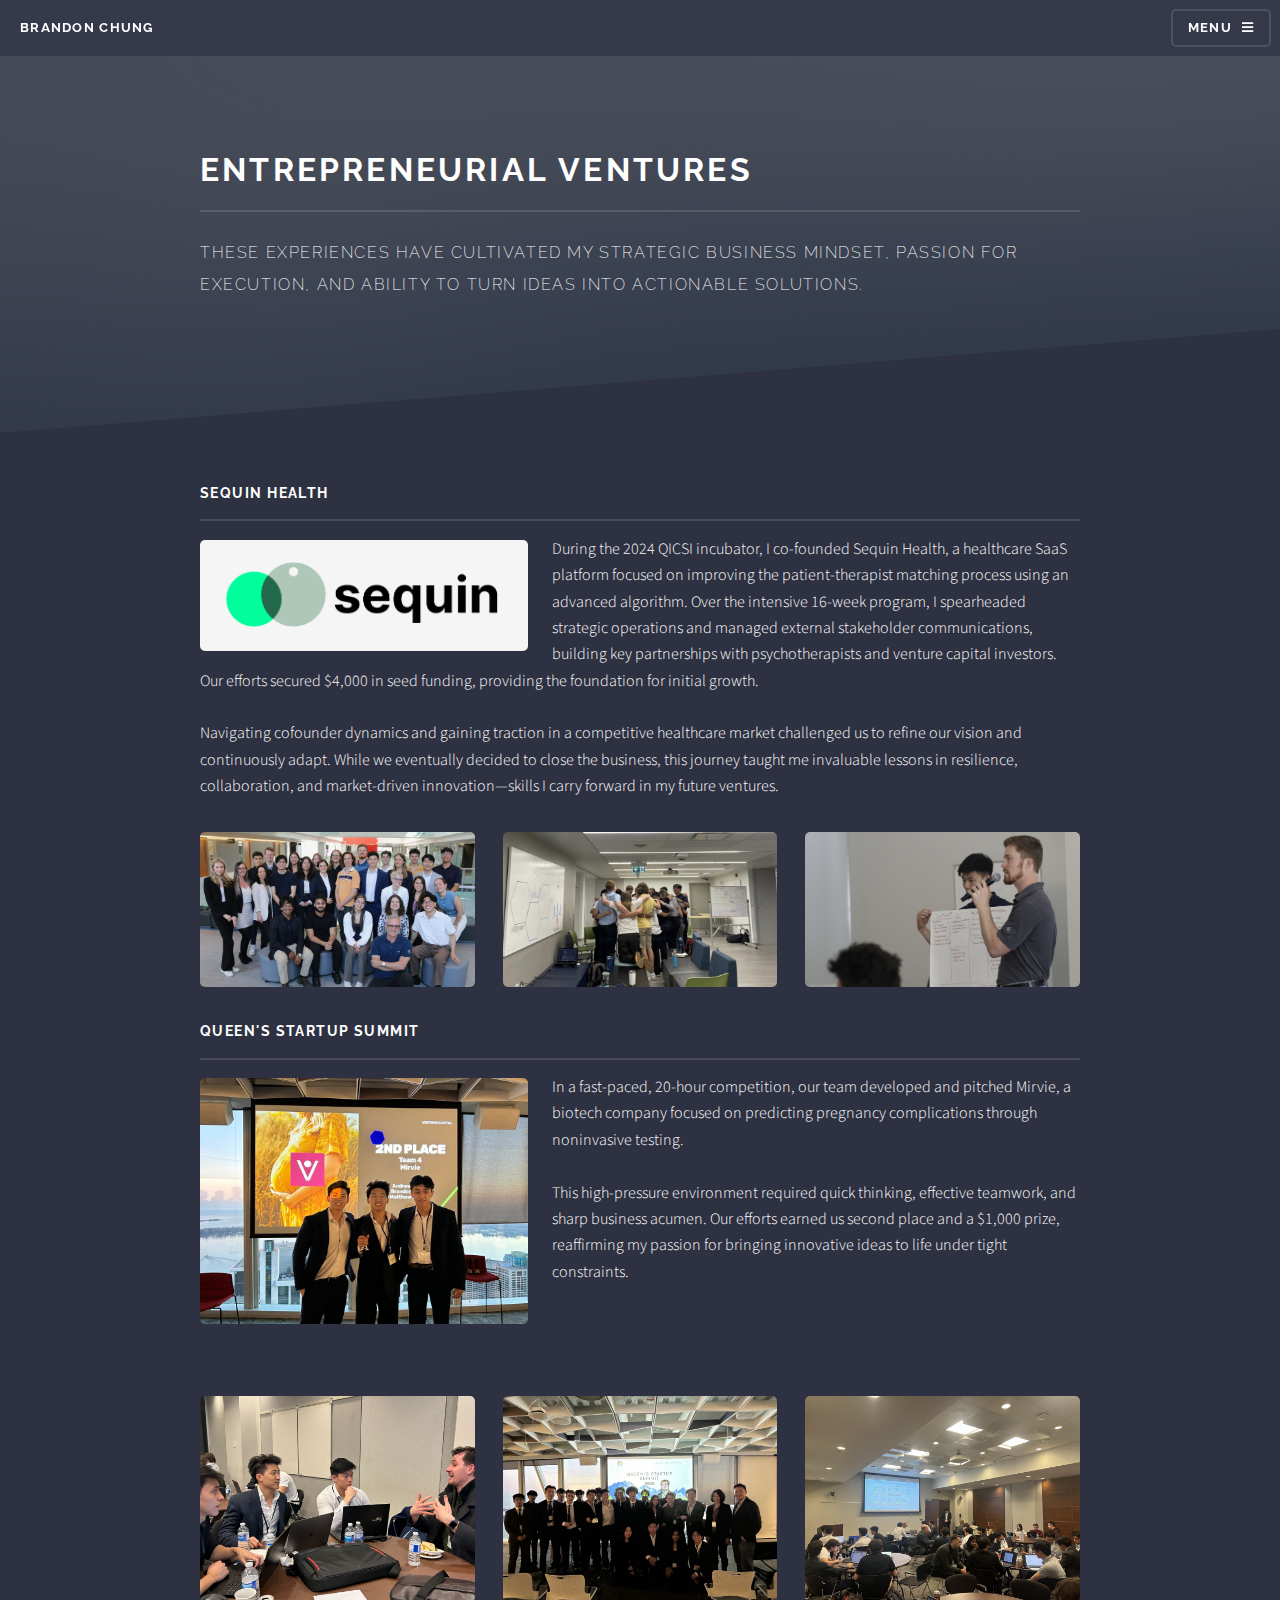
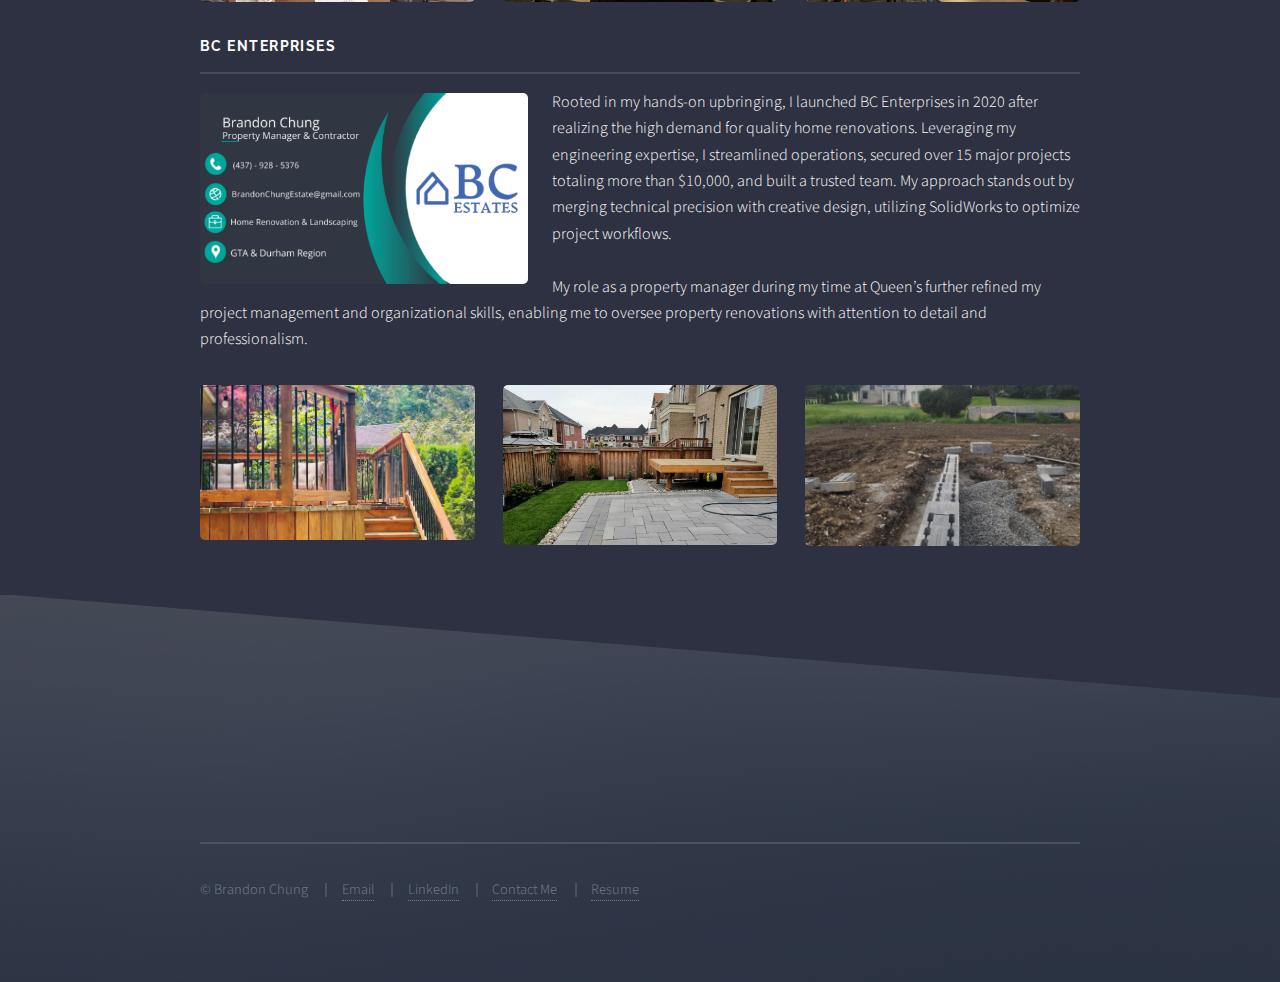
<file: entrepreneurialventures.html>
<!DOCTYPE HTML>
<html>
	<head>
		<title>Entrepreneurial Ventures | Brandon Chung</title>
		<meta charset="utf-8" />
		<meta name="viewport" content="width=device-width, initial-scale=1, user-scalable=no" />
		<link rel="stylesheet" href="assets/css/main.css" />
		<noscript><link rel="stylesheet" href="assets/css/noscript.css" /></noscript>
	</head>
	<body class="is-preload">

		<!-- Page Wrapper -->
			<div id="page-wrapper">

				<!-- Header -->
					<header id="header">
						<h1><a href="index.html">Brandon Chung</a></h1>
						<nav>
							<a href="#menu">Menu</a>
						</nav>
					</header>

				<!-- Menu -->
					<nav id="menu">
						<div class="inner">
							<h2>Brandon Chung</h2>
							<ul class="links">
								<li><a href="index.html">Home</a></li>
								<li><a href="aboutme.html">About Me</a></li>
								<li><a href="projectsextracurriculars.html">Projects & Extracurriculars</a></li>
								<li><a href="careerhighlights.html">Career Highlights</a></li>
								<li><a href="entrepreneurialventures.html">Entrepreneurial Ventures</a></li>
							</ul>
							<a href="#" class="close">Close</a>
						</div>
					</nav>

				<!-- Wrapper -->
					<section id="wrapper">
						<header>
							<div class="inner">
								<h2>Entrepreneurial Ventures</h2>
								<p>
                                    These experiences have cultivated my strategic business mindset, passion for execution, and ability to turn ideas into actionable solutions.
								</p>
							</div>
						</header>

						<!-- Content -->
							<div class="wrapper">
								<div class="inner">
									<section>
										<h3 class="major">Sequin Health</h3>
										<p><span class="image left"><img src="images/sequinlogo.png" alt="" /></span>
                                            During the 2024 QICSI incubator, I co-founded Sequin Health, a healthcare SaaS platform focused on improving the patient-therapist matching process using an advanced algorithm. Over the intensive 16-week program, I spearheaded strategic operations and managed external stakeholder communications, building key partnerships with psychotherapists and venture capital investors. Our efforts secured $4,000 in seed funding, providing the foundation for initial growth.
											<br><br>
											Navigating cofounder dynamics and gaining traction in a competitive healthcare market challenged us to refine our vision and continuously adapt. While we eventually decided to close the business, this journey taught me invaluable lessons in resilience, collaboration, and market-driven innovation—skills I carry forward in my future ventures.
											</p>
									</section>
									<div class="box alt">
                                        <div class="row gtr-uniform">
                                            <div class="col-4"><span class="image fit"><img src="images/ddqic1.png" alt="" /></span></div>
                                            <div class="col-4"><span class="image fit"><img src="images/ddqic2.png" alt="" /></span></div>
                                            <div class="col-4"><span class="image fit"><img src="images/ddqic3.png" alt="" /></span></div>
                                        </div>
                                    </div>
									<section>
										<h3 class="major">Queen's Startup Summit</h3>
										<p><span class="image left"><img src="images/qss.jpg" alt="" /></span>
                                            In a fast-paced, 20-hour competition, our team developed and pitched Mirvie, a biotech company focused on predicting pregnancy complications through noninvasive testing. 
											<br><br>
											This high-pressure environment required quick thinking, effective teamwork, and sharp business acumen. Our efforts earned us second place and a $1,000 prize, reaffirming my passion for bringing innovative ideas to life under tight constraints.
											<br><br><br><br>
											</p>
									</section>
									<div class="box alt">
                                        <div class="row gtr-uniform">
                                            <div class="col-4"><span class="image fit"><img src="images/qss1.png" alt="" /></span></div>
                                            <div class="col-4"><span class="image fit"><img src="images/qss2.png" alt="" /></span></div>
                                            <div class="col-4"><span class="image fit"><img src="images/qss3.png" alt="" /></span></div>
                                        </div>
                                    </div>
									<section>
										<h3 class="major">BC Enterprises</h3>
										<p><span class="image left"><img src="images/bcenterprisecard.jpg" alt="" /></span>
                                            Rooted in my hands-on upbringing, I launched BC Enterprises in 2020 after realizing the high demand for quality home renovations. Leveraging my engineering expertise, I streamlined operations, secured over 15 major projects totaling more than $10,000, and built a trusted team. My approach stands out by merging technical precision with creative design, utilizing SolidWorks to optimize project workflows.
											<br><br>
											My role as a property manager during my time at Queen’s further refined my project management and organizational skills, enabling me to oversee property renovations with attention to detail and professionalism.
										</p>
									</section>
                                    <div class="box alt">
                                        <div class="row gtr-uniform">
                                            <div class="col-4"><span class="image fit"><img src="images/bcenterprise1.jpg" alt="" /></span></div>
                                            <div class="col-4"><span class="image fit"><img src="images/bcenterprise6.jpg" alt="" /></span></div>
                                            <div class="col-4"><span class="image fit"><img src="images/bcenterprise2.jpg" alt="" /></span></div>
                                        </div>
                                    </div>
								</div>
							</div>
					</section>

                    

				<!-- Footer -->
					<section id="footer">
						<div class="inner">
							<ul class="copyright">	
								<li>&copy; Brandon Chung</li>
								<li><a href="mailto: brandon.chung@queensu.ca">Email</a></li>
								<li><a href="https://www.linkedin.com/in/brandon-chung369/" target="_blank">LinkedIn</a></li>
								<li><a href="contact.html">Contact Me</a></li>
								<li><a href="BrandonChungResume.pdf" target="_blank">Resume</a></li>
							</ul>
						</div>
					</section>
			</div>

		<!-- Scripts -->
			<script src="assets/js/jquery.min.js"></script>
			<script src="assets/js/jquery.scrollex.min.js"></script>
			<script src="assets/js/browser.min.js"></script>
			<script src="assets/js/breakpoints.min.js"></script>
			<script src="assets/js/util.js"></script>
			<script src="assets/js/main.js"></script>

	</body>
</html>
</file>
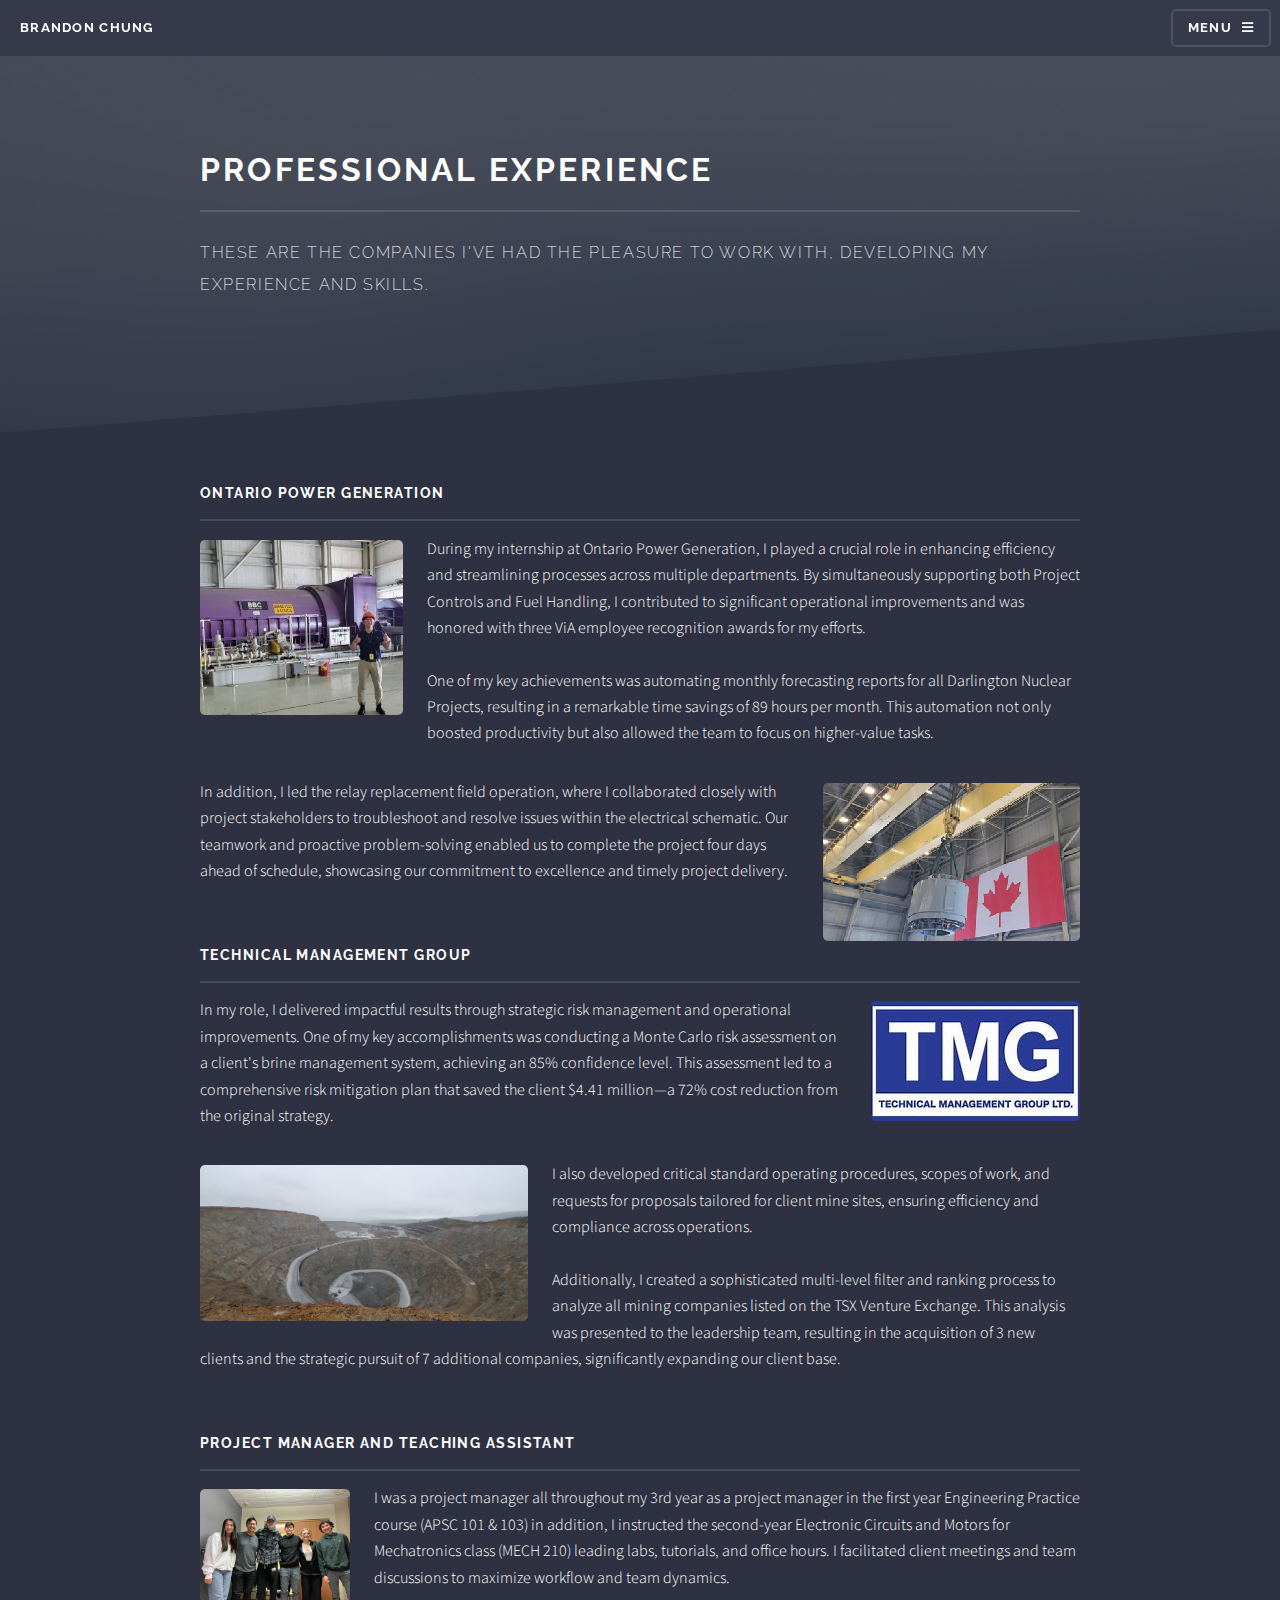
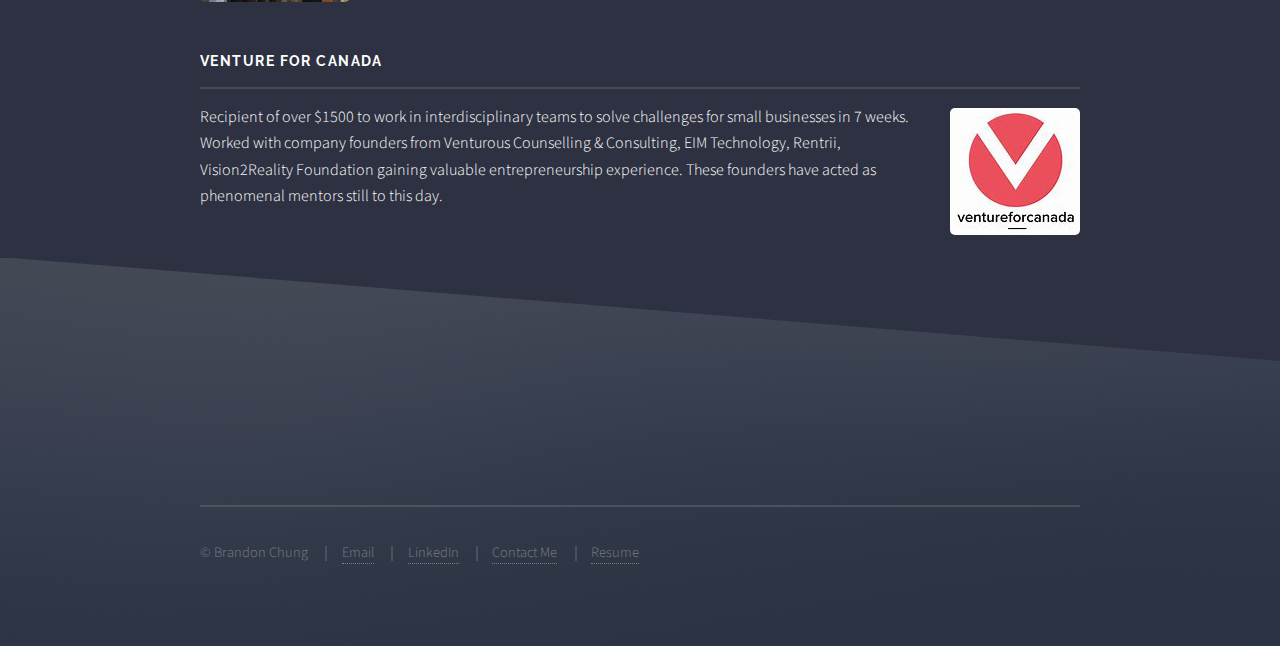
<file: experience.html>
<!DOCTYPE HTML>
<html>
	<head>
		<title>Experience | Brandon Chung</title>
		<meta charset="utf-8" />
		<meta name="viewport" content="width=device-width, initial-scale=1, user-scalable=no" />
		<link rel="stylesheet" href="assets/css/main.css" />
		<noscript><link rel="stylesheet" href="assets/css/noscript.css" /></noscript>
	</head>
	<body class="is-preload">

		<!-- Page Wrapper -->
			<div id="page-wrapper">

				<!-- Header -->
					<header id="header">
						<h1><a href="index.html">Brandon Chung</a></h1>
						<nav>
							<a href="#menu">Menu</a>
						</nav>
					</header>

				<!-- Menu -->
					<nav id="menu">
						<div class="inner">
							<h2>Brandon Chung</h2>
							<ul class="links">
								<li><a href="index.html">Home</a></li>
								<li><a href="aboutme.html">About Me</a></li>
								<li><a href="projects.html">Projects</a></li>
								<li><a href="experience.html">Experience</a></li>
								<li><a href="founderexperience.html">Founder Experience</a></li>
							</ul>
							<a href="#" class="close">Close</a>
						</div>
					</nav>

				<!-- Wrapper -->
					<section id="wrapper">
						<header>
							<div class="inner">
								<h2>Professional Experience</h2>
								<p>These are the companies I've had the pleasure to work with, developing my experience and skills.</p>
							</div>
						</header>

						<!-- Content -->
							<div class="wrapper">
								<div class="inner">
									<section>
										<h3 class="major">Ontario Power Generation</h3>
										<p><span class="image left"><img src="images/OPG1.jpeg" alt="" /></span>
											During my internship at Ontario Power Generation, I played a crucial role in enhancing efficiency and streamlining processes across multiple departments. By simultaneously supporting both Project Controls and Fuel Handling, I contributed to significant operational improvements and was honored with three ViA employee recognition awards for my efforts.
											<br><br>
											One of my key achievements was automating monthly forecasting reports for all Darlington Nuclear Projects, resulting in a remarkable time savings of 89 hours per month. This automation not only boosted productivity but also allowed the team to focus on higher-value tasks.
											</p>
										<p><span class="image right"><img src="images/OPG3.png" alt="" /></span>
											In addition, I led the relay replacement field operation, where I collaborated closely with project stakeholders to troubleshoot and resolve issues within the electrical schematic. Our teamwork and proactive problem-solving enabled us to complete the project four days ahead of schedule, showcasing our commitment to excellence and timely project delivery.	
										</p>
									</section>
									<br>
									<section>
										<h3 class="major">Technical Management Group</h3>
										<p><span class="image right"><img src="images/tmg.gif" alt="" /></span>
											In my role, I delivered impactful results through strategic risk management and operational improvements. One of my key accomplishments was conducting a Monte Carlo risk assessment on a client's brine management system, achieving an 85% confidence level. This assessment led to a comprehensive risk mitigation plan that saved the client $4.41 million—a 72% cost reduction from the original strategy.
										</p>
										<p><span class="image left"><img src="images/tmg1.png" alt="" /></span>
											I also developed critical standard operating procedures, scopes of work, and requests for proposals tailored for client mine sites, ensuring efficiency and compliance across operations.
											<br><br>
											Additionally, I created a sophisticated multi-level filter and ranking process to analyze all mining companies listed on the TSX Venture Exchange. This analysis was presented to the leadership team, resulting in the acquisition of 3 new clients and the strategic pursuit of 7 additional companies, significantly expanding our client base.
										</p>
									</section>
									<br>
									<section>
										<h3 class="major">Project Manager and Teaching Assistant</h3>
										<p><span class="image left"><img src="images/project.jpg" alt="" /></span>I was a project manager all throughout my 3rd year as a project manager in the first year Engineering Practice course (APSC 101 & 103) in addition, I instructed the second-year Electronic Circuits and Motors for Mechatronics class (MECH 210) leading labs, tutorials, and office hours. I facilitated client meetings and team discussions to maximize workflow and team dynamics. 
										</p>
									</section>
									<br>
									<section>
										<h3 class="major">Venture for Canada</h3>
										<p><span class="image right"><img src="images/vfc1.jfif" alt="" /></span>Recipient of over $1500 to work in interdisciplinary teams to solve challenges for small businesses in 7 weeks. Worked with company founders from Venturous Counselling & Consulting, EIM Technology, Rentrii, Vision2Reality Foundation gaining valuable entrepreneurship experience. These founders have acted as phenomenal mentors still to this day. 
										</p>
									</section>
								</div>
							</div>
							
					</section>

					

				<!-- Footer -->
				<section id="footer">
					<div class="inner">
						<ul class="copyright">	
							<li>&copy; Brandon Chung</li>
							<li><a href="mailto: brandon.chung@queensu.ca">Email</a></li>
							<li><a href="https://www.linkedin.com/in/brandon-chung369/" target="_blank">LinkedIn</a></li>
							<li><a href="contact.html">Contact Me</a></li>
							<li><a href="BrandonChungResume.pdf" target="_blank">Resume</a></li>
						</ul>
					</div>
				</section>
			</div>

		<!-- Scripts -->
			<script src="assets/js/jquery.min.js"></script>
			<script src="assets/js/jquery.scrollex.min.js"></script>
			<script src="assets/js/browser.min.js"></script>
			<script src="assets/js/breakpoints.min.js"></script>
			<script src="assets/js/util.js"></script>
			<script src="assets/js/main.js"></script>

	</body>
</html>
</file>
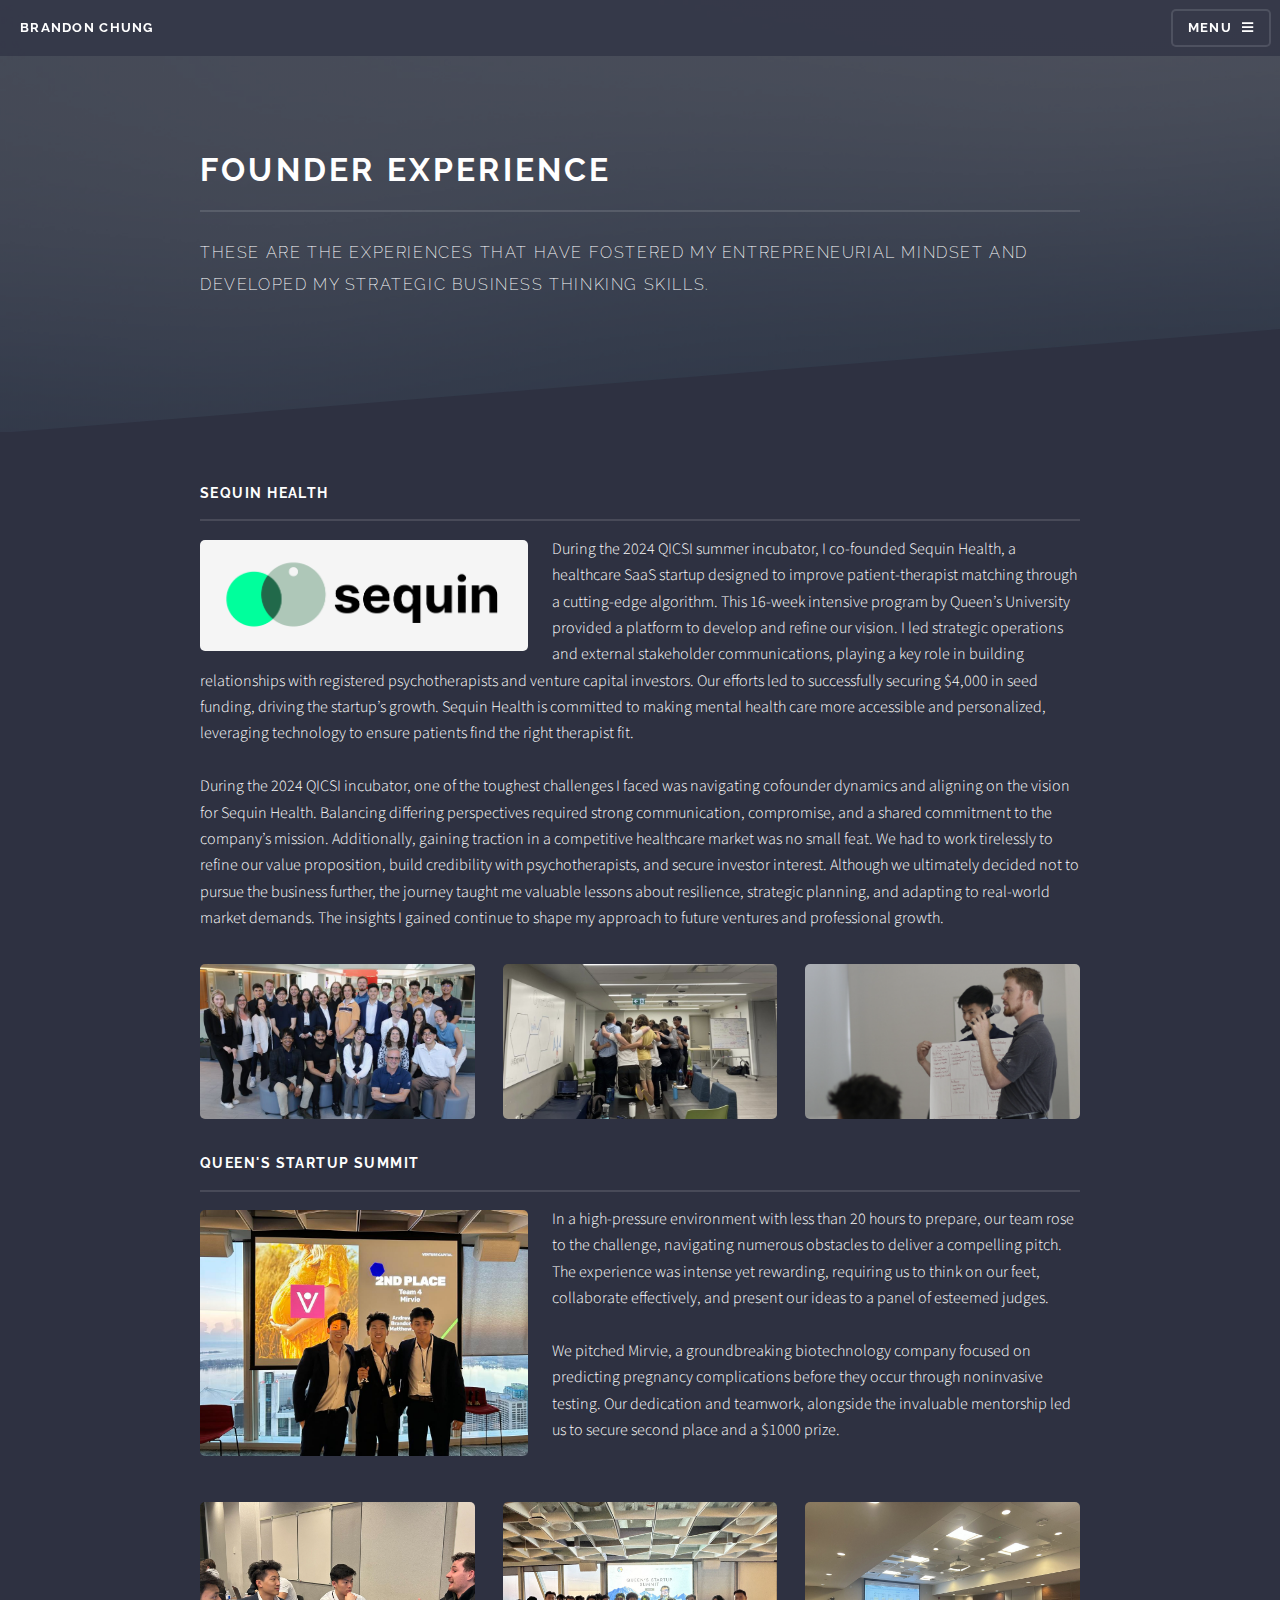
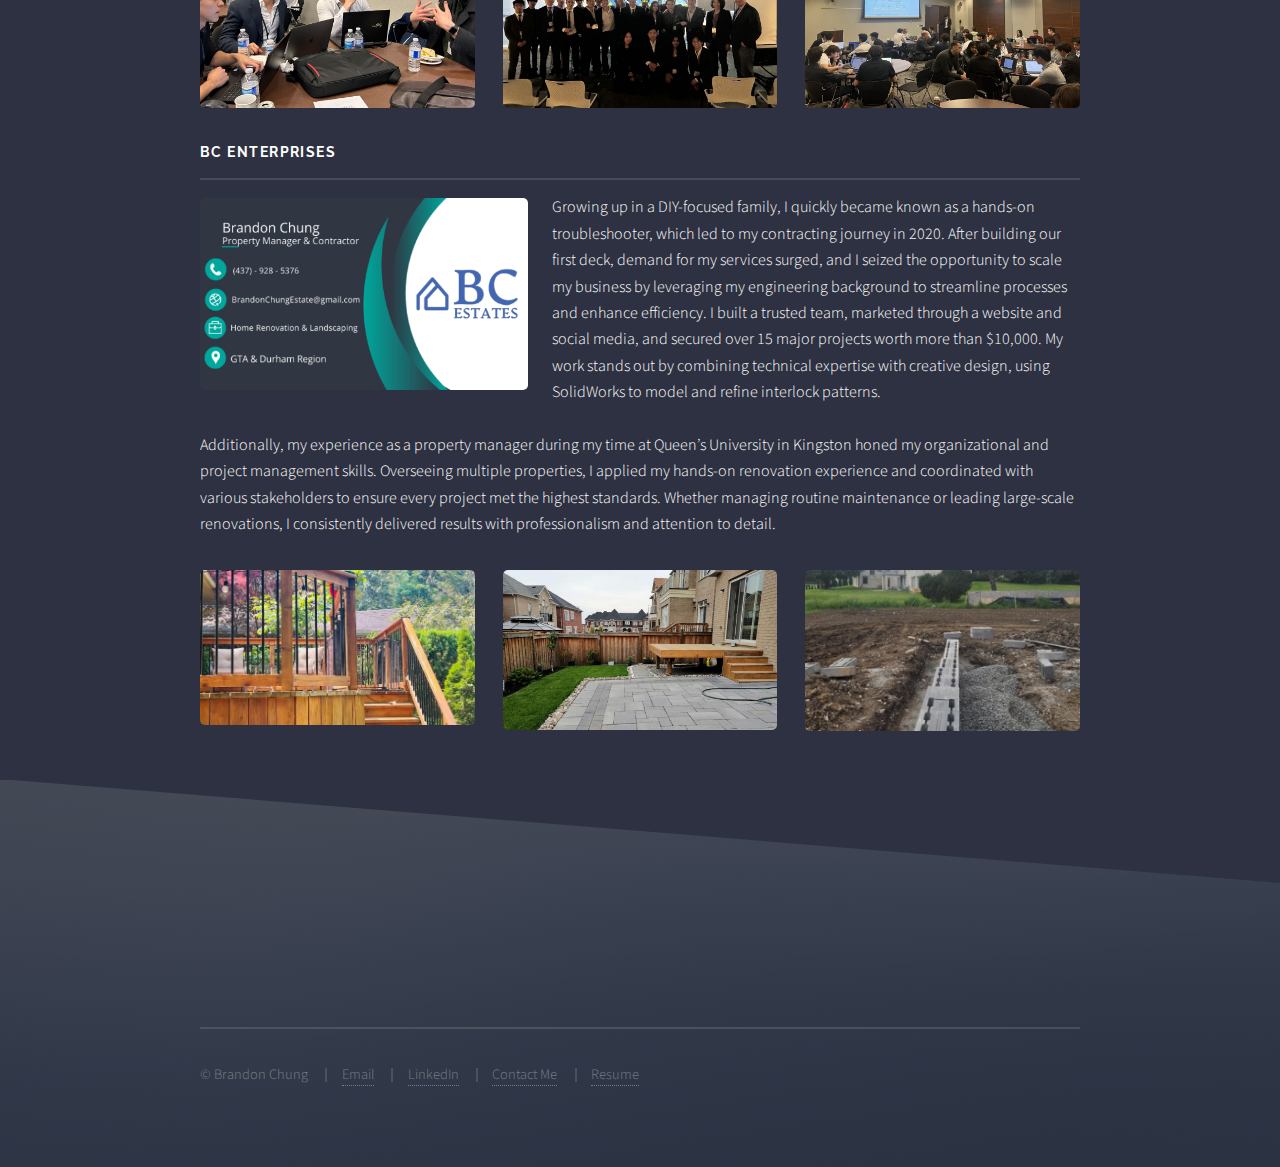
<file: founderexperience.html>
<!DOCTYPE HTML>
<html>
	<head>
		<title>Founder Experience | Brandon Chung</title>
		<meta charset="utf-8" />
		<meta name="viewport" content="width=device-width, initial-scale=1, user-scalable=no" />
		<link rel="stylesheet" href="assets/css/main.css" />
		<noscript><link rel="stylesheet" href="assets/css/noscript.css" /></noscript>
	</head>
	<body class="is-preload">

		<!-- Page Wrapper -->
			<div id="page-wrapper">

				<!-- Header -->
					<header id="header">
						<h1><a href="index.html">Brandon Chung</a></h1>
						<nav>
							<a href="#menu">Menu</a>
						</nav>
					</header>

				<!-- Menu -->
					<nav id="menu">
						<div class="inner">
							<h2>Brandon Chung</h2>
							<ul class="links">
								<li><a href="index.html">Home</a></li>
								<li><a href="aboutme.html">About Me</a></li>
								<li><a href="projects.html">Projects</a></li>
								<li><a href="experience.html">Experience</a></li>
								<li><a href="founderexperience.html">Founder Experience</a></li>
							</ul>
							<a href="#" class="close">Close</a>
						</div>
					</nav>

				<!-- Wrapper -->
					<section id="wrapper">
						<header>
							<div class="inner">
								<h2>Founder Experience</h2>
								<p>
                                    These are the experiences that have fostered my entrepreneurial mindset and developed my strategic business thinking skills.
                                </p>
							</div>
						</header>

						<!-- Content -->
							<div class="wrapper">
								<div class="inner">
									<section>
										<h3 class="major">Sequin Health</h3>
										<p><span class="image left"><img src="images/sequinlogo.png" alt="" /></span>
                                            During the 2024 QICSI summer incubator, I co-founded Sequin Health, a healthcare SaaS startup designed to improve patient-therapist matching through a cutting-edge algorithm. This 16-week intensive program by Queen’s University provided a platform to develop and refine our vision. I led strategic operations and external stakeholder communications, playing a key role in building relationships with registered psychotherapists and venture capital investors. Our efforts led to successfully securing $4,000 in seed funding, driving the startup’s growth. Sequin Health is committed to making mental health care more accessible and personalized, leveraging technology to ensure patients find the right therapist fit.
											<br><br>
											During the 2024 QICSI incubator, one of the toughest challenges I faced was navigating cofounder dynamics and aligning on the vision for Sequin Health. Balancing differing perspectives required strong communication, compromise, and a shared commitment to the company’s mission. Additionally, gaining traction in a competitive healthcare market was no small feat. We had to work tirelessly to refine our value proposition, build credibility with psychotherapists, and secure investor interest. Although we ultimately decided not to pursue the business further, the journey taught me valuable lessons about resilience, strategic planning, and adapting to real-world market demands. The insights I gained continue to shape my approach to future ventures and professional growth.
											</p>
									</section>
									<div class="box alt">
                                        <div class="row gtr-uniform">
                                            <div class="col-4"><span class="image fit"><img src="images/ddqic1.png" alt="" /></span></div>
                                            <div class="col-4"><span class="image fit"><img src="images/ddqic2.png" alt="" /></span></div>
                                            <div class="col-4"><span class="image fit"><img src="images/ddqic3.png" alt="" /></span></div>
                                        </div>
                                    </div>
									<section>
										<h3 class="major">Queen's Startup Summit</h3>
										<p><span class="image left"><img src="images/qss.jpg" alt="" /></span>
                                            In a high-pressure environment with less than 20 hours to prepare, our team rose to the challenge, navigating numerous obstacles to deliver a compelling pitch. The experience was intense yet rewarding, requiring us to think on our feet, collaborate effectively, and present our ideas to a panel of esteemed judges.
											<br><br>
											We pitched Mirvie, a groundbreaking biotechnology company focused on predicting pregnancy complications before they occur through noninvasive testing. Our dedication and teamwork, alongside the invaluable mentorship led us to secure second place and a $1000 prize.
											<br><br>
											</p>
									</section>
									<div class="box alt">
                                        <div class="row gtr-uniform">
                                            <div class="col-4"><span class="image fit"><img src="images/qss1.png" alt="" /></span></div>
                                            <div class="col-4"><span class="image fit"><img src="images/qss2.png" alt="" /></span></div>
                                            <div class="col-4"><span class="image fit"><img src="images/qss3.png" alt="" /></span></div>
                                        </div>
                                    </div>
									<section>
										<h3 class="major">BC Enterprises</h3>
										<p><span class="image left"><img src="images/bcenterprisecard.jpg" alt="" /></span>
                                            Growing up in a DIY-focused family, I quickly became known as a hands-on troubleshooter, which led to my contracting journey in 2020. After building our first deck, demand for my services surged, and I seized the opportunity to scale my business by leveraging my engineering background to streamline processes and enhance efficiency. I built a trusted team, marketed through a website and social media, and secured over 15 major projects worth more than $10,000. My work stands out by combining technical expertise with creative design, using SolidWorks to model and refine interlock patterns.
											<br><br>
											Additionally, my experience as a property manager during my time at Queen’s University in Kingston honed my organizational and project management skills. Overseeing multiple properties, I applied my hands-on renovation experience and coordinated with various stakeholders to ensure every project met the highest standards. Whether managing routine maintenance or leading large-scale renovations, I consistently delivered results with professionalism and attention to detail.
											</p>
									</section>
                                    <div class="box alt">
                                        <div class="row gtr-uniform">
                                            <div class="col-4"><span class="image fit"><img src="images/bcenterprise1.jpg" alt="" /></span></div>
                                            <div class="col-4"><span class="image fit"><img src="images/bcenterprise6.jpg" alt="" /></span></div>
                                            <div class="col-4"><span class="image fit"><img src="images/bcenterprise2.jpg" alt="" /></span></div>
                                        </div>
                                    </div>
								</div>
							</div>
					</section>

                    

				<!-- Footer -->
					<section id="footer">
						<div class="inner">
							<ul class="copyright">	
								<li>&copy; Brandon Chung</li>
								<li><a href="mailto: brandon.chung@queensu.ca">Email</a></li>
								<li><a href="https://www.linkedin.com/in/brandon-chung369/" target="_blank">LinkedIn</a></li>
								<li><a href="contact.html">Contact Me</a></li>
								<li><a href="BrandonChungResume.pdf" target="_blank">Resume</a></li>
							</ul>
						</div>
					</section>
			</div>

		<!-- Scripts -->
			<script src="assets/js/jquery.min.js"></script>
			<script src="assets/js/jquery.scrollex.min.js"></script>
			<script src="assets/js/browser.min.js"></script>
			<script src="assets/js/breakpoints.min.js"></script>
			<script src="assets/js/util.js"></script>
			<script src="assets/js/main.js"></script>

	</body>
</html>
</file>
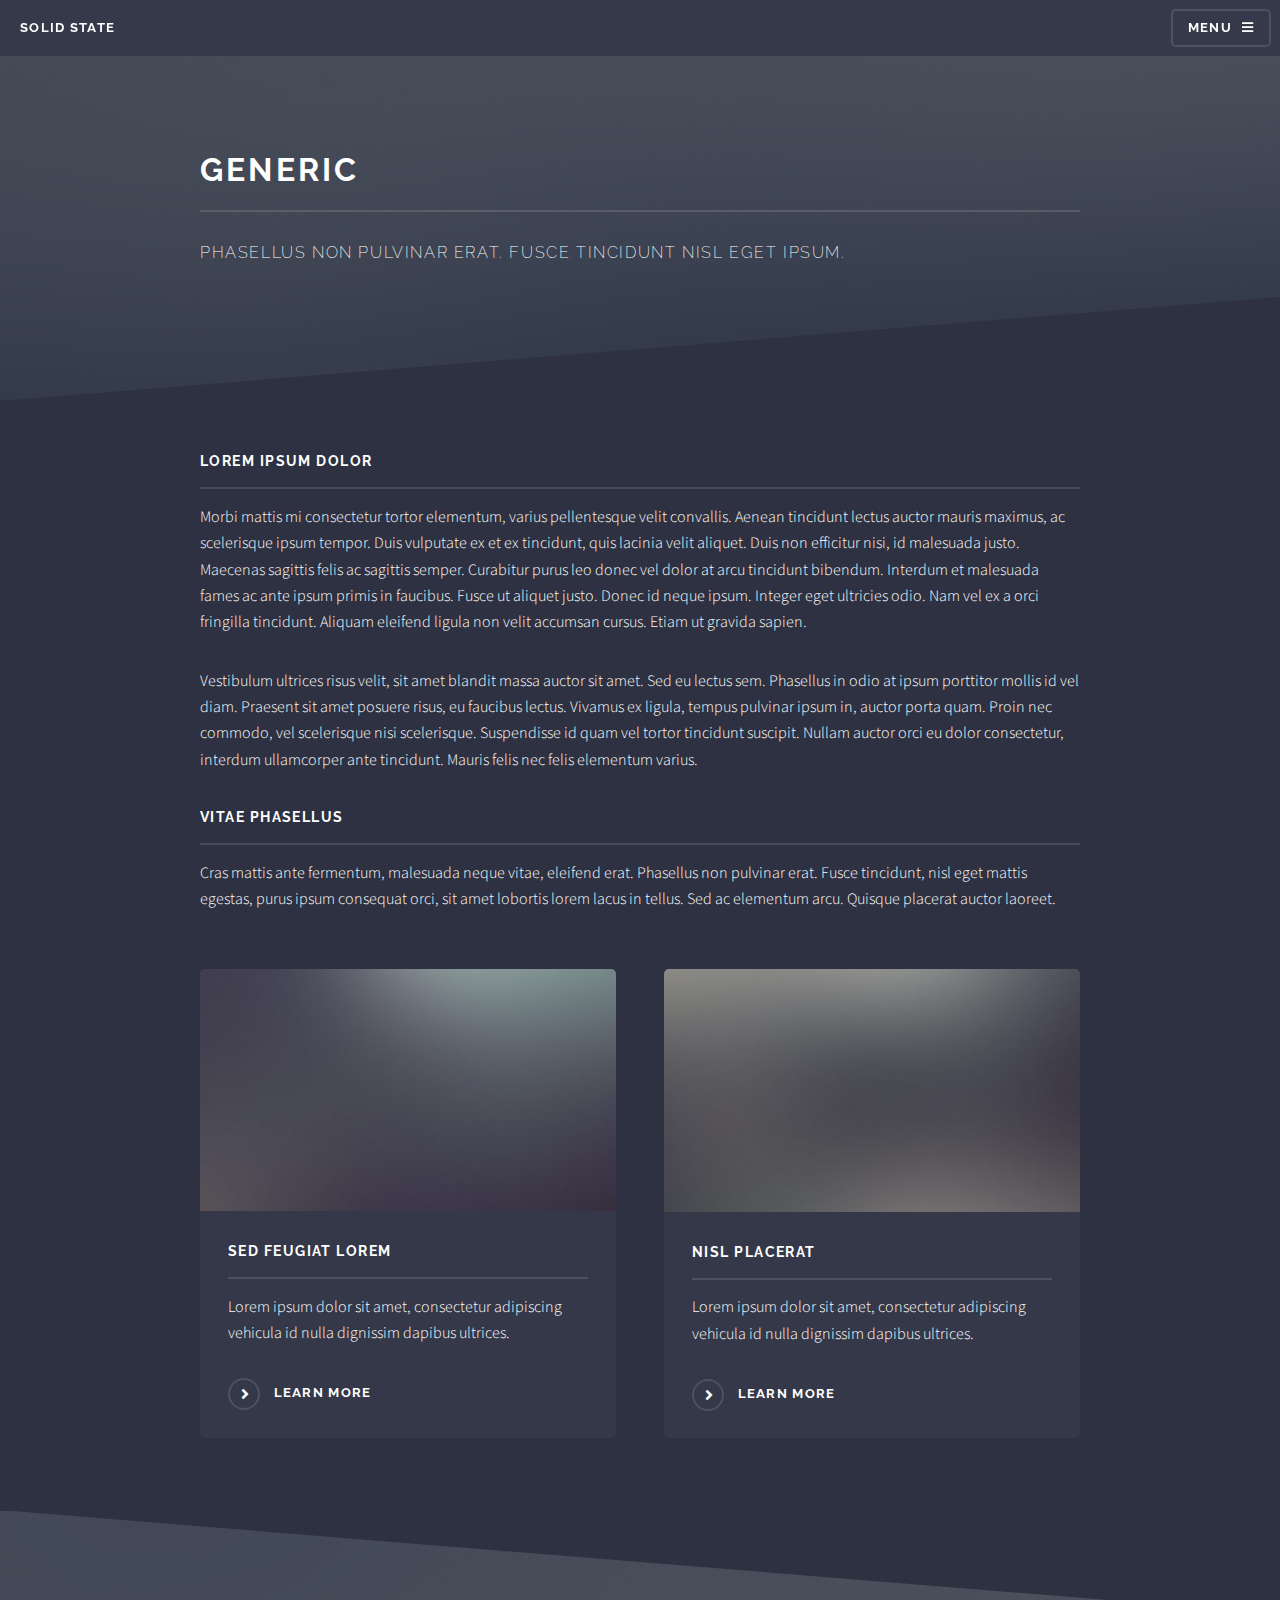
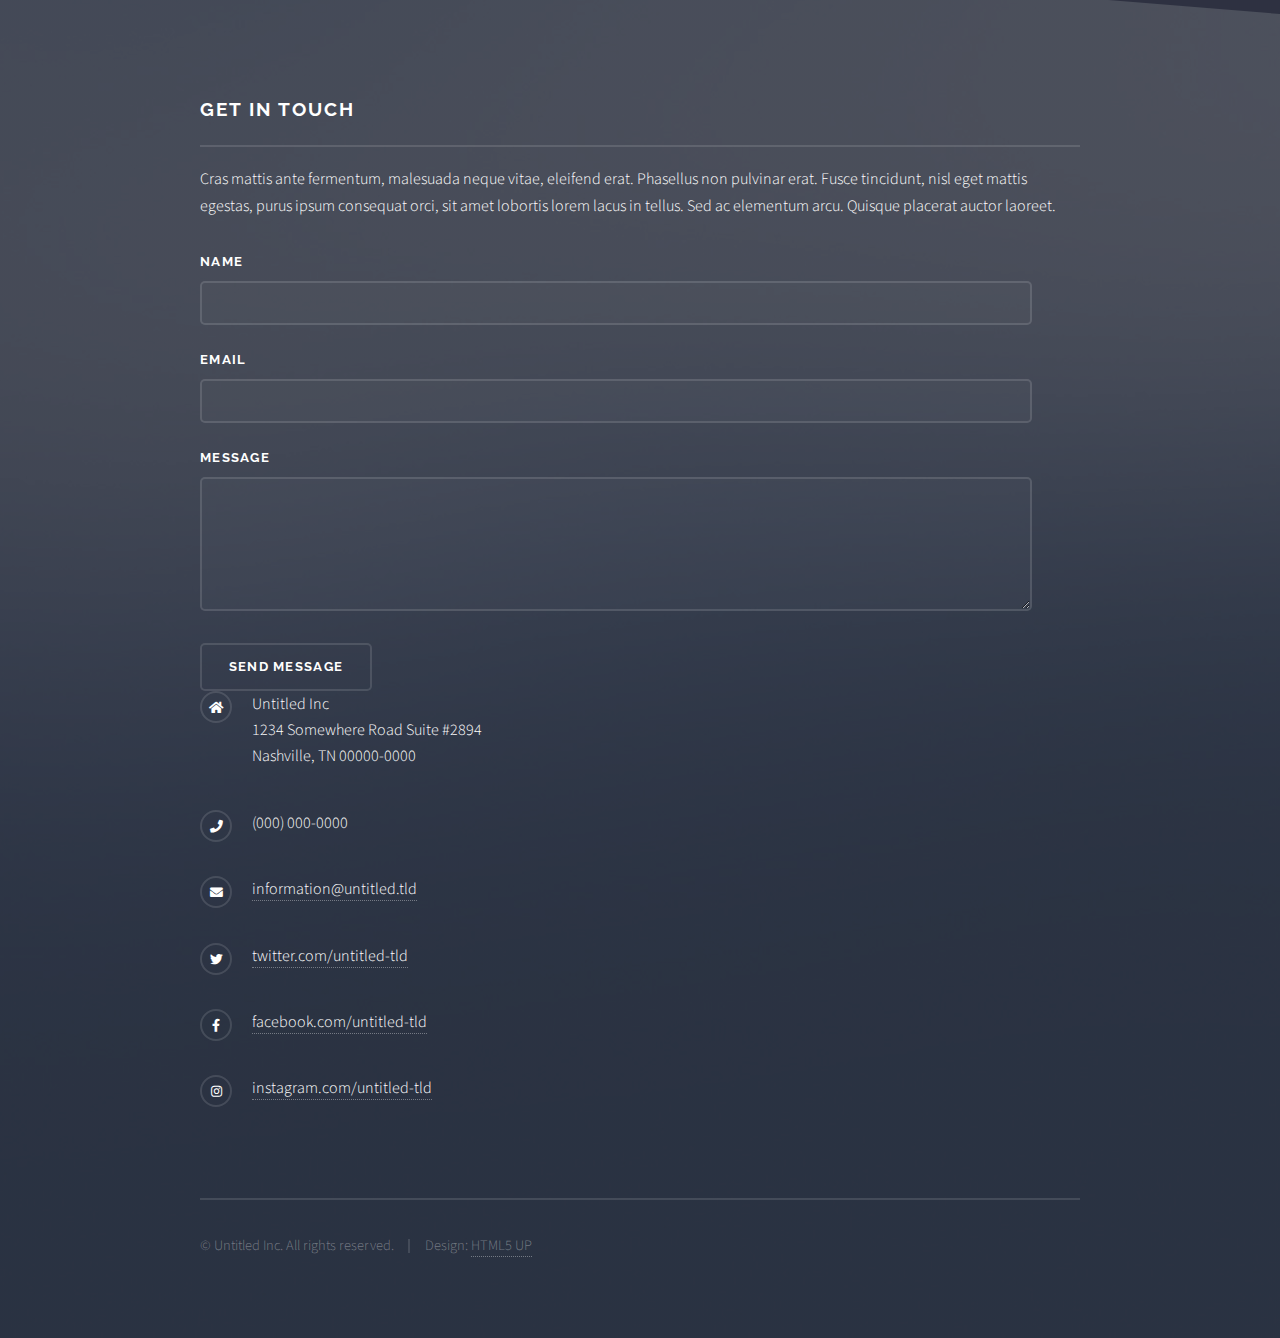
<file: generic.html>
<!DOCTYPE HTML>
<!--
	Solid State by HTML5 UP
	html5up.net | @ajlkn
	Free for personal and commercial use under the CCA 3.0 license (html5up.net/license)
-->
<html>
	<head>
		<title>Generic - Solid State by HTML5 UP</title>
		<meta charset="utf-8" />
		<meta name="viewport" content="width=device-width, initial-scale=1, user-scalable=no" />
		<link rel="stylesheet" href="assets/css/main.css" />
		<noscript><link rel="stylesheet" href="assets/css/noscript.css" /></noscript>
	</head>
	<body class="is-preload">

		<!-- Page Wrapper -->
			<div id="page-wrapper">

				<!-- Header -->
					<header id="header">
						<h1><a href="index.html">Solid State</a></h1>
						<nav>
							<a href="#menu">Menu</a>
						</nav>
					</header>

				<!-- Menu -->
					<nav id="menu">
						<div class="inner">
							<h2>Menu</h2>
							<ul class="links">
								<li><a href="index.html">Home</a></li>
								<li><a href="generic.html">Generic</a></li>
								<li><a href="elements.html">Elements</a></li>
								<li><a href="#">Log In</a></li>
								<li><a href="#">Sign Up</a></li>
							</ul>
							<a href="#" class="close">Close</a>
						</div>
					</nav>

				<!-- Wrapper -->
					<section id="wrapper">
						<header>
							<div class="inner">
								<h2>Generic</h2>
								<p>Phasellus non pulvinar erat. Fusce tincidunt nisl eget ipsum.</p>
							</div>
						</header>

						<!-- Content -->
							<div class="wrapper">
								<div class="inner">

									<h3 class="major">Lorem ipsum dolor</h3>
									<p>Morbi mattis mi consectetur tortor elementum, varius pellentesque velit convallis. Aenean tincidunt lectus auctor mauris maximus, ac scelerisque ipsum tempor. Duis vulputate ex et ex tincidunt, quis lacinia velit aliquet. Duis non efficitur nisi, id malesuada justo. Maecenas sagittis felis ac sagittis semper. Curabitur purus leo donec vel dolor at arcu tincidunt bibendum. Interdum et malesuada fames ac ante ipsum primis in faucibus. Fusce ut aliquet justo. Donec id neque ipsum. Integer eget ultricies odio. Nam vel ex a orci fringilla tincidunt. Aliquam eleifend ligula non velit accumsan cursus. Etiam ut gravida sapien.</p>

									<p>Vestibulum ultrices risus velit, sit amet blandit massa auctor sit amet. Sed eu lectus sem. Phasellus in odio at ipsum porttitor mollis id vel diam. Praesent sit amet posuere risus, eu faucibus lectus. Vivamus ex ligula, tempus pulvinar ipsum in, auctor porta quam. Proin nec commodo, vel scelerisque nisi scelerisque. Suspendisse id quam vel tortor tincidunt suscipit. Nullam auctor orci eu dolor consectetur, interdum ullamcorper ante tincidunt. Mauris felis nec felis elementum varius.</p>

									<h3 class="major">Vitae phasellus</h3>
									<p>Cras mattis ante fermentum, malesuada neque vitae, eleifend erat. Phasellus non pulvinar erat. Fusce tincidunt, nisl eget mattis egestas, purus ipsum consequat orci, sit amet lobortis lorem lacus in tellus. Sed ac elementum arcu. Quisque placerat auctor laoreet.</p>

									<section class="features">
										<article>
											<a href="#" class="image"><img src="images/pic04.jpg" alt="" /></a>
											<h3 class="major">Sed feugiat lorem</h3>
											<p>Lorem ipsum dolor sit amet, consectetur adipiscing vehicula id nulla dignissim dapibus ultrices.</p>
											<a href="#" class="special">Learn more</a>
										</article>
										<article>
											<a href="#" class="image"><img src="images/pic05.jpg" alt="" /></a>
											<h3 class="major">Nisl placerat</h3>
											<p>Lorem ipsum dolor sit amet, consectetur adipiscing vehicula id nulla dignissim dapibus ultrices.</p>
											<a href="#" class="special">Learn more</a>
										</article>
									</section>

								</div>
							</div>

					</section>

				<!-- Footer -->
					<section id="footer">
						<div class="inner">
							<h2 class="major">Get in touch</h2>
							<p>Cras mattis ante fermentum, malesuada neque vitae, eleifend erat. Phasellus non pulvinar erat. Fusce tincidunt, nisl eget mattis egestas, purus ipsum consequat orci, sit amet lobortis lorem lacus in tellus. Sed ac elementum arcu. Quisque placerat auctor laoreet.</p>
							<form method="post" action="#">
								<div class="fields">
									<div class="field">
										<label for="name">Name</label>
										<input type="text" name="name" id="name" />
									</div>
									<div class="field">
										<label for="email">Email</label>
										<input type="email" name="email" id="email" />
									</div>
									<div class="field">
										<label for="message">Message</label>
										<textarea name="message" id="message" rows="4"></textarea>
									</div>
								</div>
								<ul class="actions">
									<li><input type="submit" value="Send Message" /></li>
								</ul>
							</form>
							<ul class="contact">
								<li class="icon solid fa-home">
									Untitled Inc<br />
									1234 Somewhere Road Suite #2894<br />
									Nashville, TN 00000-0000
								</li>
								<li class="icon solid fa-phone">(000) 000-0000</li>
								<li class="icon solid fa-envelope"><a href="#">information@untitled.tld</a></li>
								<li class="icon brands fa-twitter"><a href="#">twitter.com/untitled-tld</a></li>
								<li class="icon brands fa-facebook-f"><a href="#">facebook.com/untitled-tld</a></li>
								<li class="icon brands fa-instagram"><a href="#">instagram.com/untitled-tld</a></li>
							</ul>
							<ul class="copyright">
								<li>&copy; Untitled Inc. All rights reserved.</li><li>Design: <a href="http://html5up.net">HTML5 UP</a></li>
							</ul>
						</div>
					</section>

			</div>

		<!-- Scripts -->
			<script src="assets/js/jquery.min.js"></script>
			<script src="assets/js/jquery.scrollex.min.js"></script>
			<script src="assets/js/browser.min.js"></script>
			<script src="assets/js/breakpoints.min.js"></script>
			<script src="assets/js/util.js"></script>
			<script src="assets/js/main.js"></script>

	</body>
</html>
</file>
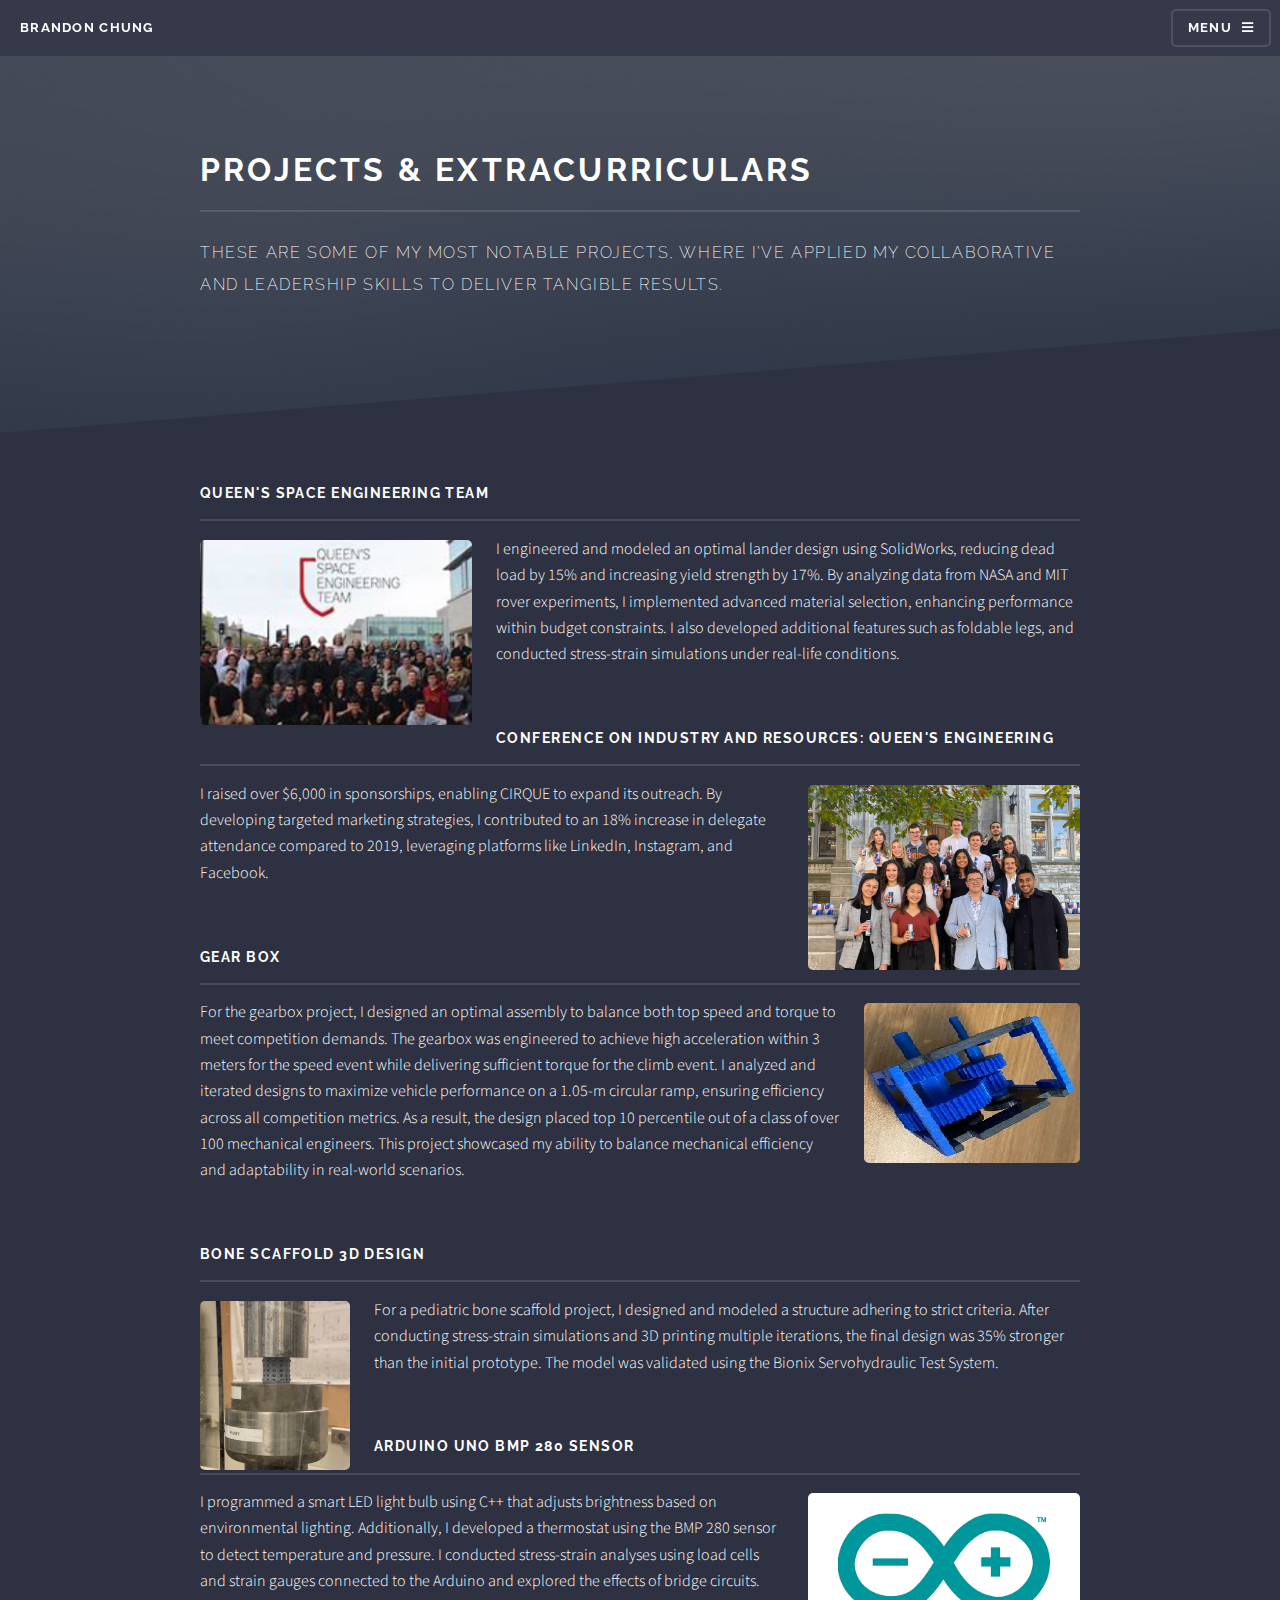
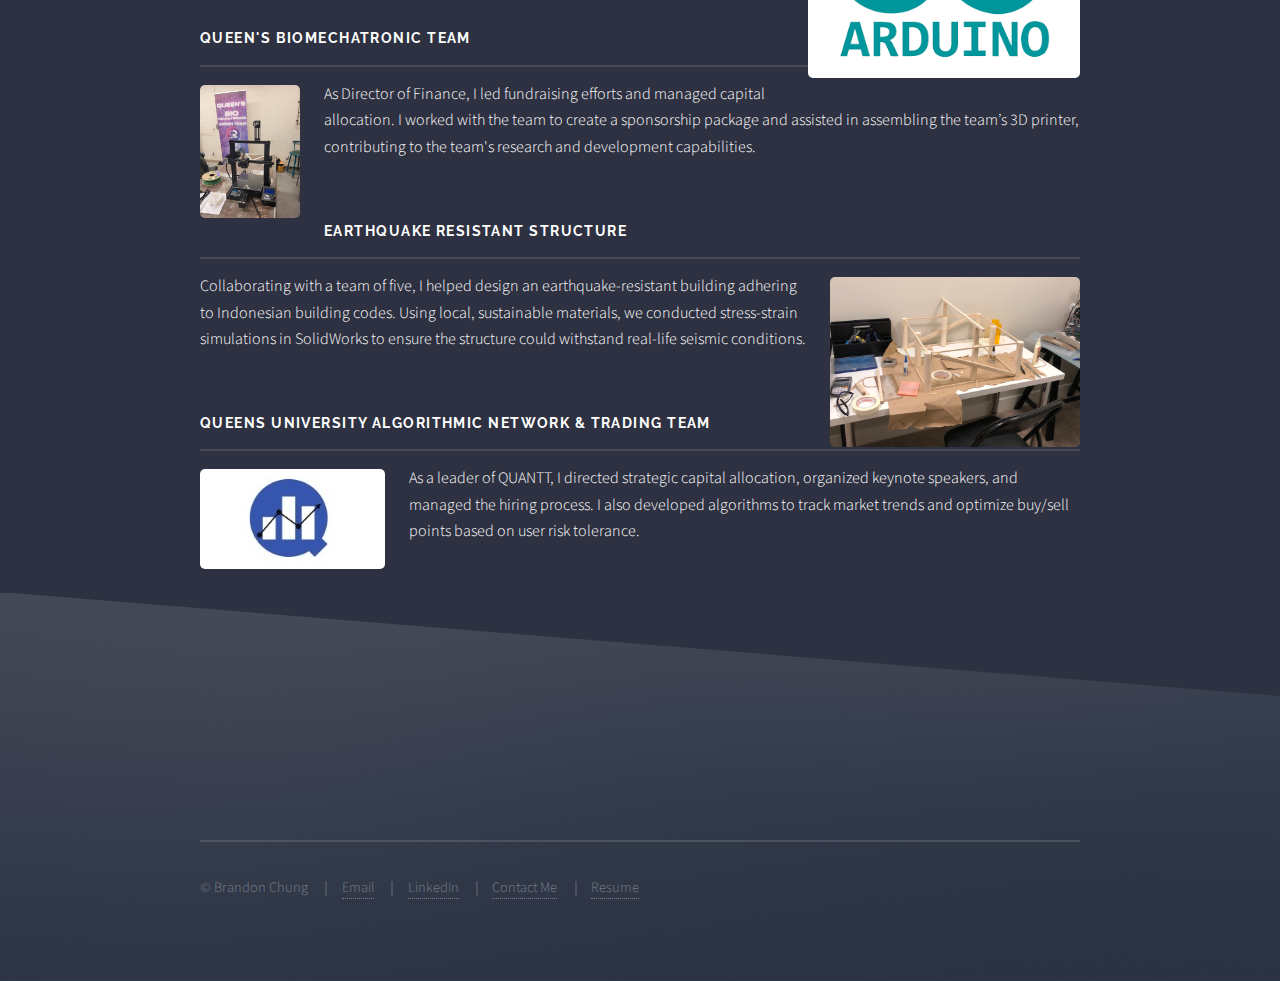
<file: projects.html>
<!DOCTYPE HTML>
<html>
	<head>
		<title>Projects & Experiences| Brandon Chung</title>
		<meta charset="utf-8" />
		<meta name="viewport" content="width=device-width, initial-scale=1, user-scalable=no" />
		<link rel="stylesheet" href="assets/css/main.css" />
		<noscript><link rel="stylesheet" href="assets/css/noscript.css" /></noscript>
	</head>
	<body class="is-preload">

		<!-- Page Wrapper -->
			<div id="page-wrapper">

				<!-- Header -->
					<header id="header">
						<h1><a href="index.html">Brandon Chung</a></h1>
						<nav>
							<a href="#menu">Menu</a>
						</nav>
					</header>

				<!-- Menu -->
					<nav id="menu">
						<div class="inner">
							<h2>Brandon Chung</h2>
							<ul class="links">
								<li><a href="index.html">Home</a></li>
								<li><a href="aboutme.html">About Me</a></li>
								<li><a href="projects.html">Projects & Extracurriculars</a></li>
								<li><a href="careerhighlights.html">Career Highlights</a></li>
								<li><a href="entrepreneurialventures.html">Entrepreneurial Ventures</a></li>
							</ul>
							<a href="#" class="close">Close</a>
						</div>
					</nav>

				<!-- Wrapper -->
					<section id="wrapper">
						<header>
							<div class="inner">
								<h2>Projects & Extracurriculars</h2>
								<p>These are some of my most notable projects, where I’ve applied my collaborative and leadership skills to deliver tangible results.</p>
							</div>
						</header>

						<!-- Content -->
							<div class="wrapper">
								<div class="inner">

									<section>
										<h3 class="major">Queen's Space Engineering Team</h3>
										<p><span class="image left"><img src="images/queensspaceengineering.jpg" alt="" /></span>
											I engineered and modeled an optimal lander design using SolidWorks, reducing dead load by 15% and increasing yield strength by 17%. By analyzing data from NASA and MIT rover experiments, I implemented advanced material selection, enhancing performance within budget constraints. I also developed additional features such as foldable legs, and conducted stress-strain simulations under real-life conditions.
										</p>
									</section>
									<br>
									<section>
										<h3 class="major">Conference on Industry and Resources: Queen's Engineering</h3>
										<p><span class="image right"><img src="images/cirqueteam.jpg" alt="" /></span>
											I raised over $6,000 in sponsorships, enabling CIRQUE to expand its outreach. By developing targeted marketing strategies, I contributed to an 18% increase in delegate attendance compared to 2019, leveraging platforms like LinkedIn, Instagram, and Facebook.
										</p>
									</section>
									<br>
									<section>
										<h3 class="major">Gear Box</h3>
										<p><span class="image right"><img src="images/gearbox.jpg" alt="" /></span>
											For the gearbox project, I designed an optimal assembly to balance both top speed and torque to meet competition demands. The gearbox was engineered to achieve high acceleration within 3 meters for the speed event while delivering sufficient torque for the climb event. I analyzed and iterated designs to maximize vehicle performance on a 1.05-m circular ramp, ensuring efficiency across all competition metrics. As a result, the design placed top 10 percentile out of a class of over 100 mechanical engineers. This project showcased my ability to balance mechanical efficiency and adaptability in real-world scenarios. 
										</p>
									</section>
									<br>
									<section>
										<h3 class="major">Bone Scaffold 3D Design</h3>
										<p><span class="image left"><img src="images/Bone Scaffold.jpg" alt="" /></span>
											For a pediatric bone scaffold project, I designed and modeled a structure adhering to strict criteria. After conducting stress-strain simulations and 3D printing multiple iterations, the final design was 35% stronger than the initial prototype. The model was validated using the Bionix Servohydraulic Test System. 
										</p>
									</section>
									<br>
									<section>
										<h3 class="major">Arduino UNO BMP 280 Sensor</h3>
										<p><span class="image right"><img src="images/Arduino.png" alt="" /></span>
											I programmed a smart LED light bulb using C++ that adjusts brightness based on environmental lighting. Additionally, I developed a thermostat using the BMP 280 sensor to detect temperature and pressure. I conducted stress-strain analyses using load cells and strain gauges connected to the Arduino and explored the effects of bridge circuits.
										</p>
									</section>
									<section>
										<h3 class="major">Queen's Biomechatronic Team</h3>
										<p><span class="image left"><img src="images/queensbiomechatronicteam.jpg" alt="" /></span>
											As Director of Finance, I led fundraising efforts and managed capital allocation. I worked with the team to create a sponsorship package and assisted in assembling the team’s 3D printer, contributing to the team's research and development capabilities.
										</p>
									</section>
									<br>
									<section>
										<h3 class="major">Earthquake Resistant Structure</h3>
										<p><span class="image right"><img src="images/Earthquake Resilient House.jpg" alt="" /></span>
											Collaborating with a team of five, I helped design an earthquake-resistant building adhering to Indonesian building codes. Using local, sustainable materials, we conducted stress-strain simulations in SolidWorks to ensure the structure could withstand real-life seismic conditions.	
										</p>
									</section>
									<br>
									<section>
										<h3 class="major">Queens University Algorithmic Network & Trading Team</h3>
										<p><span class="image left"><img src="images/QUANTT.jpg" alt="" /></span>
											As a leader of QUANTT, I directed strategic capital allocation, organized keynote speakers, and managed the hiring process. I also developed algorithms to track market trends and optimize buy/sell points based on user risk tolerance.  
										</p>
									</section>

								</div>
							</div>

					</section>

				<!-- Footer -->
					<section id="footer">
						<div class="inner">
							<ul class="copyright">	
								<li>&copy; Brandon Chung</li>
								<li><a href="mailto: brandon.chung@queensu.ca">Email</a></li>
								<li><a href="https://www.linkedin.com/in/brandon-chung369/" target="_blank">LinkedIn</a></li>
								<li><a href="contact.html">Contact Me</a></li>
								<li><a href="BrandonChungResume.pdf" target="_blank">Resume</a></li>
							</ul>
						</div>
					</section>

			</div>

		<!-- Scripts -->
			<script src="assets/js/jquery.min.js"></script>
			<script src="assets/js/jquery.scrollex.min.js"></script>
			<script src="assets/js/browser.min.js"></script>
			<script src="assets/js/breakpoints.min.js"></script>
			<script src="assets/js/util.js"></script>
			<script src="assets/js/main.js"></script>

	</body>
</html>
</file>
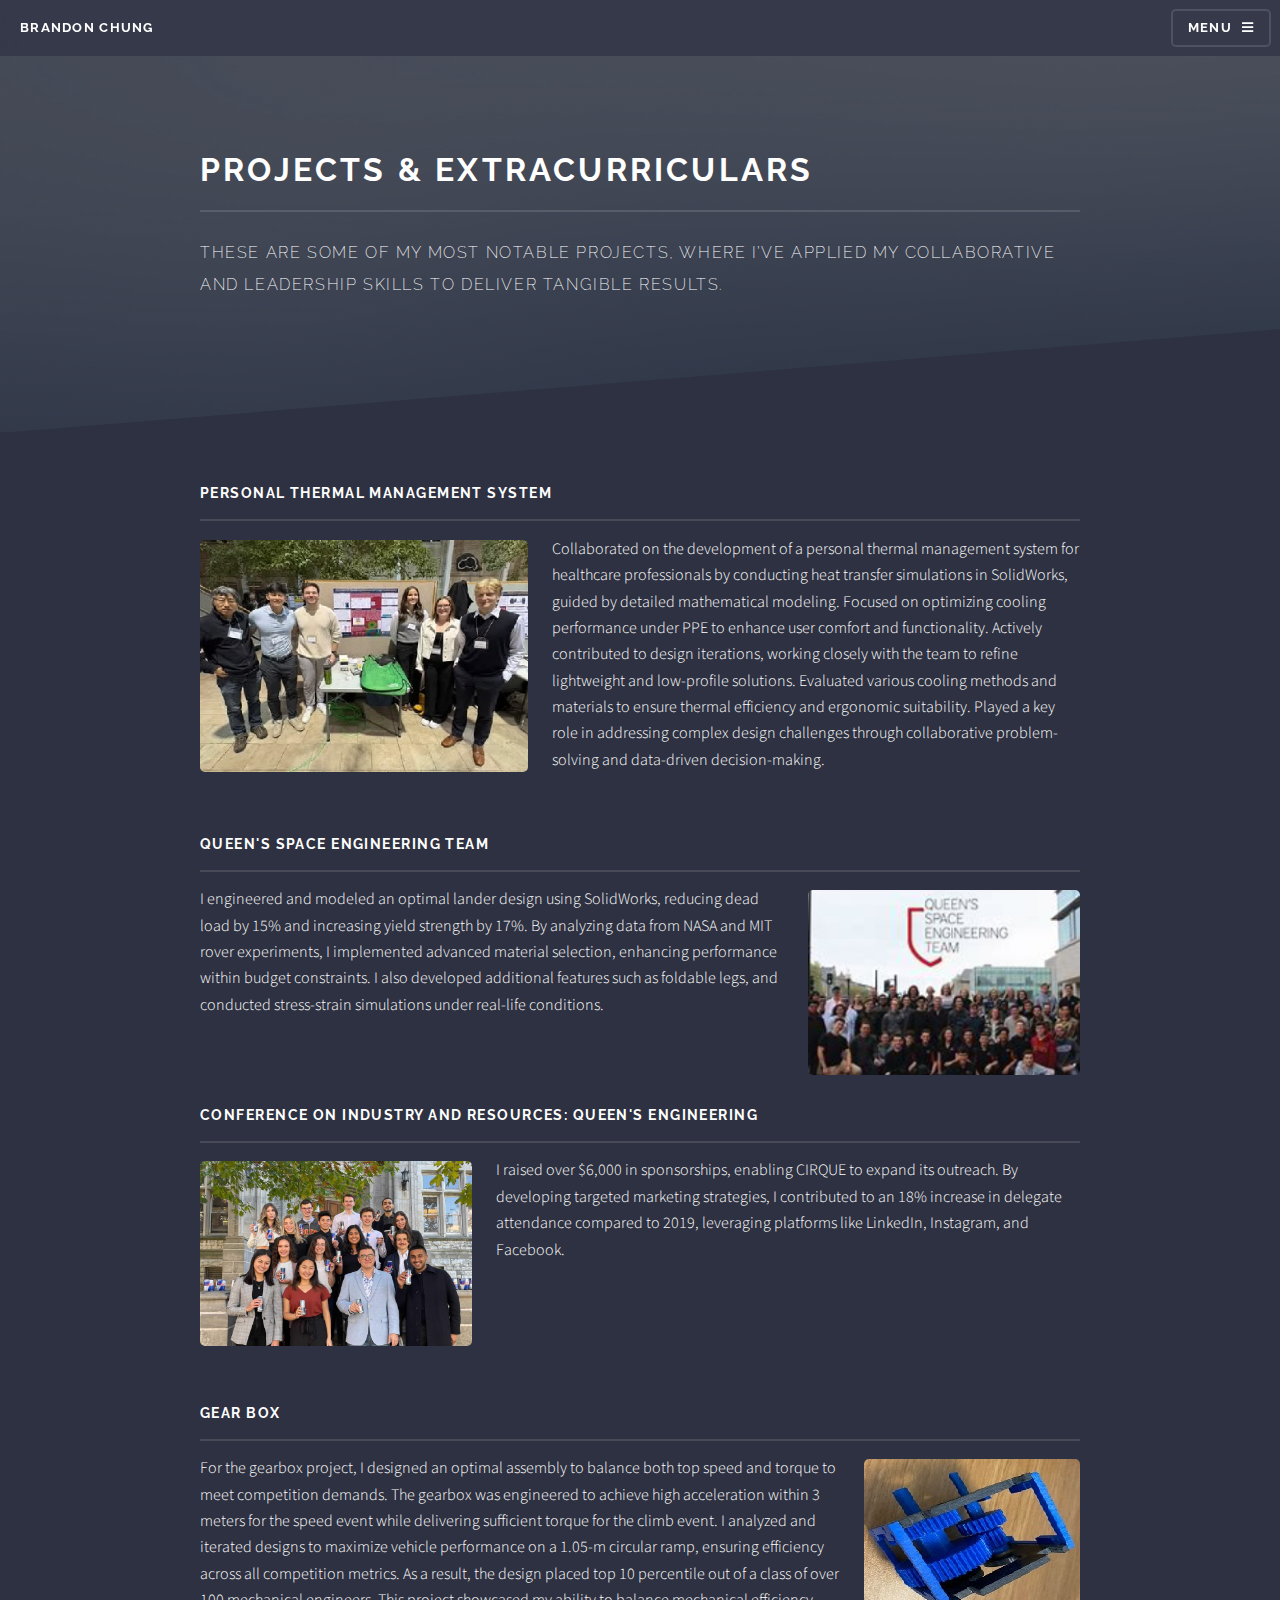
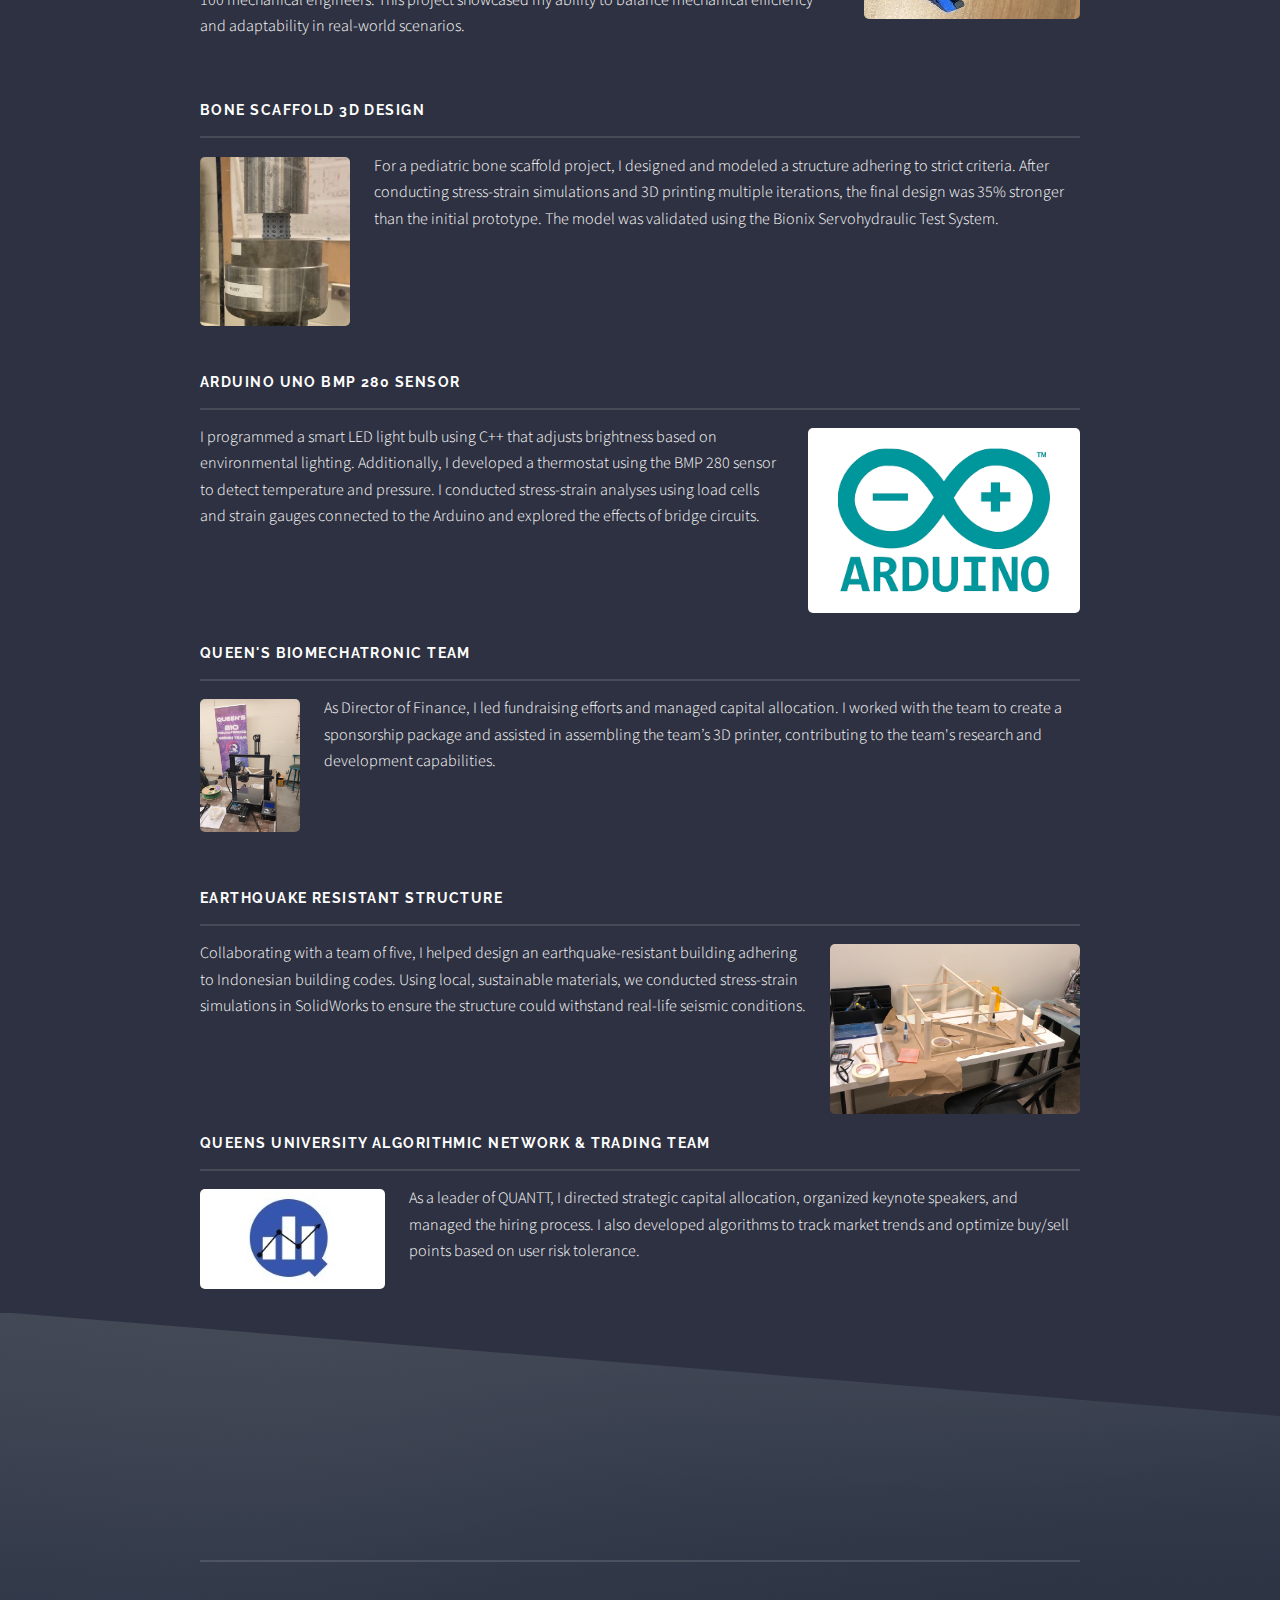
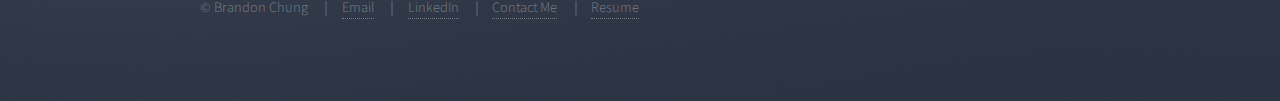
<file: projectsextracurriculars.html>
<!DOCTYPE HTML>
<html>
	<head>
		<title>Projects & Experiences | Brandon Chung</title>
		<meta charset="utf-8" />
		<meta name="viewport" content="width=device-width, initial-scale=1, user-scalable=no" />
		<link rel="stylesheet" href="assets/css/main.css" />
		<noscript><link rel="stylesheet" href="assets/css/noscript.css" /></noscript>
	</head>
	<body class="is-preload">

		<!-- Page Wrapper -->
			<div id="page-wrapper">

				<!-- Header -->
					<header id="header">
						<h1><a href="index.html">Brandon Chung</a></h1>
						<nav>
							<a href="#menu">Menu</a>
						</nav>
					</header>

				<!-- Menu -->
					<nav id="menu">
						<div class="inner">
							<h2>Brandon Chung</h2>
							<ul class="links">
								<li><a href="index.html">Home</a></li>
								<li><a href="aboutme.html">About Me</a></li>
								<li><a href="projectsextracurriculars.html">Projects & Extracurriculars</a></li>
								<li><a href="careerhighlights.html">Career Highlights</a></li>
								<li><a href="entrepreneurialventures.html">Entrepreneurial Ventures</a></li>
							</ul>
							<a href="#" class="close">Close</a>
						</div>
					</nav>

				<!-- Wrapper -->
					<section id="wrapper">
						<header>
							<div class="inner">
								<h2>Projects & Extracurriculars</h2>
								<p>These are some of my most notable projects, where I’ve applied my collaborative and leadership skills to deliver tangible results.</p>
							</div>
						</header>

						<!-- Content -->
							<div class="wrapper">
								<div class="inner">
									<section>
										<h3 class="major">Personal Thermal Management System</h3>
										<p><span class="image left"><img src="images/capstone.jpg" alt="" /></span>
											Collaborated on the development of a personal thermal management system for healthcare professionals by conducting heat transfer simulations in SolidWorks, guided by detailed mathematical modeling. Focused on optimizing cooling performance under PPE to enhance user comfort and functionality. Actively contributed to design iterations, working closely with the team to refine lightweight and low-profile solutions. Evaluated various cooling methods and materials to ensure thermal efficiency and ergonomic suitability. Played a key role in addressing complex design challenges through collaborative problem-solving and data-driven decision-making.
											<br><br>
										</p>
									</section>
									<section>
										<h3 class="major">Queen's Space Engineering Team</h3>
										<p><span class="image right"><img src="images/queensspaceengineering.jpg" alt="" /></span>
											I engineered and modeled an optimal lander design using SolidWorks, reducing dead load by 15% and increasing yield strength by 17%. By analyzing data from NASA and MIT rover experiments, I implemented advanced material selection, enhancing performance within budget constraints. I also developed additional features such as foldable legs, and conducted stress-strain simulations under real-life conditions.
											<br><br>
										</p>
									</section>
									<br>
									<section>
										<h3 class="major">Conference on Industry and Resources: Queen's Engineering</h3>
										<p><span class="image left"><img src="images/cirqueteam.jpg" alt="" /></span>
											I raised over $6,000 in sponsorships, enabling CIRQUE to expand its outreach. By developing targeted marketing strategies, I contributed to an 18% increase in delegate attendance compared to 2019, leveraging platforms like LinkedIn, Instagram, and Facebook.
											<br><br><br><br>
										</p>
									</section>
									<br>
									<section>
										<h3 class="major">Gear Box</h3>
										<p><span class="image right"><img src="images/gearbox.jpg" alt="" /></span>
											For the gearbox project, I designed an optimal assembly to balance both top speed and torque to meet competition demands. The gearbox was engineered to achieve high acceleration within 3 meters for the speed event while delivering sufficient torque for the climb event. I analyzed and iterated designs to maximize vehicle performance on a 1.05-m circular ramp, ensuring efficiency across all competition metrics. As a result, the design placed top 10 percentile out of a class of over 100 mechanical engineers. This project showcased my ability to balance mechanical efficiency and adaptability in real-world scenarios. 
										</p>
									</section>
									<br>
									<section>
										<h3 class="major">Bone Scaffold 3D Design</h3>
										<p><span class="image left"><img src="images/Bone Scaffold.jpg" alt="" /></span>
											For a pediatric bone scaffold project, I designed and modeled a structure adhering to strict criteria. After conducting stress-strain simulations and 3D printing multiple iterations, the final design was 35% stronger than the initial prototype. The model was validated using the Bionix Servohydraulic Test System. 
											<br><br><br><br>
										</p>
									</section>
									<br>
									<section>
										<h3 class="major">Arduino UNO BMP 280 Sensor</h3>
										<p><span class="image right"><img src="images/Arduino.png" alt="" /></span>
											I programmed a smart LED light bulb using C++ that adjusts brightness based on environmental lighting. Additionally, I developed a thermostat using the BMP 280 sensor to detect temperature and pressure. I conducted stress-strain analyses using load cells and strain gauges connected to the Arduino and explored the effects of bridge circuits.
											<br><br><br><br>
										</p>
									</section>
									<section>
										<h3 class="major">Queen's Biomechatronic Team</h3>
										<p><span class="image left"><img src="images/queensbiomechatronicteam.jpg" alt="" /></span>
											As Director of Finance, I led fundraising efforts and managed capital allocation. I worked with the team to create a sponsorship package and assisted in assembling the team’s 3D printer, contributing to the team's research and development capabilities.
											<br><br><br>
										</p>
									</section>
									<br>
									<section>
										<h3 class="major">Earthquake Resistant Structure</h3>
										<p><span class="image right"><img src="images/Earthquake Resilient House.jpg" alt="" /></span>
											Collaborating with a team of five, I helped design an earthquake-resistant building adhering to Indonesian building codes. Using local, sustainable materials, we conducted stress-strain simulations in SolidWorks to ensure the structure could withstand real-life seismic conditions.	
											<br><br><br>
										</p>
									</section>
									<br>
									<section>
										<h3 class="major">Queens University Algorithmic Network & Trading Team</h3>
										<p><span class="image left"><img src="images/QUANTT.jpg" alt="" /></span>
											As a leader of QUANTT, I directed strategic capital allocation, organized keynote speakers, and managed the hiring process. I also developed algorithms to track market trends and optimize buy/sell points based on user risk tolerance.  
										</p>
									</section>

								</div>
							</div>

					</section>

				<!-- Footer -->
					<section id="footer">
						<div class="inner">
							<ul class="copyright">	
								<li>&copy; Brandon Chung</li>
								<li><a href="mailto: brandon.chung@queensu.ca">Email</a></li>
								<li><a href="https://www.linkedin.com/in/brandon-chung369/" target="_blank">LinkedIn</a></li>
								<li><a href="contact.html">Contact Me</a></li>
								<li><a href="BrandonChungResume.pdf" target="_blank">Resume</a></li>
							</ul>
						</div>
					</section>

			</div>

		<!-- Scripts -->
			<script src="assets/js/jquery.min.js"></script>
			<script src="assets/js/jquery.scrollex.min.js"></script>
			<script src="assets/js/browser.min.js"></script>
			<script src="assets/js/breakpoints.min.js"></script>
			<script src="assets/js/util.js"></script>
			<script src="assets/js/main.js"></script>

	</body>
</html>
</file>
<file: assets/css/noscript.css>
/*
	Solid State by HTML5 UP
	html5up.net | @ajlkn
	Free for personal and commercial use under the CCA 3.0 license (html5up.net/license)
*/

/* Banner */

	body.is-preload #banner .logo {
		-moz-transform: none;
		-webkit-transform: none;
		-ms-transform: none;
		transform: none;
		opacity: 1;
	}

	body.is-preload #banner h2 {
		opacity: 1;
		-moz-transform: none;
		-webkit-transform: none;
		-ms-transform: none;
		transform: none;
		-moz-filter: none;
		-webkit-filter: none;
		-ms-filter: none;
		filter: none;
	}

	body.is-preload #banner p {
		opacity: 01;
		-moz-transform: none;
		-webkit-transform: none;
		-ms-transform: none;
		transform: none;
		-moz-filter: none;
		-webkit-filter: none;
		-ms-filter: none;
		filter: none;
	}
</file>
<file: assets/css/main.css>
@import url(fontawesome-all.min.css);
@import url("https://fonts.googleapis.com/css?family=Raleway:200,700|Source+Sans+Pro:300,600,300italic,600italic");

/*
	Solid State by HTML5 UP
	html5up.net | @ajlkn
	Free for personal and commercial use under the CCA 3.0 license (html5up.net/license)
*/

html, body, div, span, applet, object,
iframe, h1, h2, h3, h4, h5, h6, p, blockquote,
pre, a, abbr, acronym, address, big, cite,
code, del, dfn, em, img, ins, kbd, q, s, samp,
small, strike, strong, sub, sup, tt, var, b,
u, i, center, dl, dt, dd, ol, ul, li, fieldset,
form, label, legend, table, caption, tbody,
tfoot, thead, tr, th, td, article, aside,
canvas, details, embed, figure, figcaption,
footer, header, hgroup, menu, nav, output, ruby,
section, summary, time, mark, audio, video {
	margin: 0;
	padding: 0;
	border: 0;
	font-size: 100%;
	font: inherit;
	vertical-align: baseline;}

article, aside, details, figcaption, figure,
footer, header, hgroup, menu, nav, section {
	display: block;}

body {
	line-height: 1;
}

ol, ul {
	list-style: none;
}

blockquote, q {
	quotes: none;
}

	blockquote:before, blockquote:after, q:before, q:after {
		content: '';
		content: none;
	}

table {
	border-collapse: collapse;
	border-spacing: 0;
}

body {
	-webkit-text-size-adjust: none;
}

mark {
	background-color: transparent;
	color: inherit;
}

input::-moz-focus-inner {
	border: 0;
	padding: 0;
}

input, select, textarea {
	-moz-appearance: none;
	-webkit-appearance: none;
	-ms-appearance: none;
	appearance: none;
}

/* Basic */

	@-ms-viewport {
		width: device-width;
	}

	body {
		-ms-overflow-style: scrollbar;
	}

	@media screen and (max-width: 480px) {

		html, body {
			min-width: 320px;
		}

	}

	html {
		box-sizing: border-box;
	}

	*, *:before, *:after {
		box-sizing: inherit;
	}

	body {
		background-color: #2e3141;
		background-image: linear-gradient(to top, rgba(46, 49, 65, 0.8), rgba(46, 49, 65, 0.8)), url("../../images/bg.jpg");
		background-size: auto,
 cover;
		background-attachment: fixed,
 fixed;
		background-position: center,
 center;
	}

		body.is-preload *, body.is-preload *:before, body.is-preload *:after {
			-moz-animation: none !important;
			-webkit-animation: none !important;
			-ms-animation: none !important;
			animation: none !important;
			-moz-transition: none !important;
			-webkit-transition: none !important;
			-ms-transition: none !important;
			transition: none !important;
		}

/* Type */

	body, input, select, textarea {
		color: #ffffff;
		font-family: "Source Sans Pro", Helvetica, sans-serif;
		font-size: 16.5pt;
		font-weight: 300;
		line-height: 1.65;
	}

		@media screen and (max-width: 1680px) {

			body, input, select, textarea {
				font-size: 13pt;
			}

		}

		@media screen and (max-width: 1280px) {

			body, input, select, textarea {
				font-size: 12pt;
			}

		}

		@media screen and (max-width: 980px) {

			body, input, select, textarea {
				font-size: 12pt;
			}

		}

		@media screen and (max-width: 736px) {

			body, input, select, textarea {
				font-size: 12pt;
			}

		}

		@media screen and (max-width: 480px) {

			body, input, select, textarea {
				font-size: 12pt;
			}

		}

	a {
		-moz-transition: color 0.2s ease-in-out, border-bottom-color 0.2s ease-in-out;
		-webkit-transition: color 0.2s ease-in-out, border-bottom-color 0.2s ease-in-out;
		-ms-transition: color 0.2s ease-in-out, border-bottom-color 0.2s ease-in-out;
		transition: color 0.2s ease-in-out, border-bottom-color 0.2s ease-in-out;
		border-bottom: dotted 1px rgba(255, 255, 255, 0.35);
		color: #ffffff;
		text-decoration: none;
	}

		a:hover {
			border-bottom-color: transparent;
			color: #ffffff !important;
		}

		a.special:not(.button) {
			text-decoration: none;
			border-bottom: 0;
			display: block;
			font-family: Raleway, Helvetica, sans-serif;
			font-size: 0.8em;
			font-weight: 700;
			letter-spacing: 0.1em;
			margin: 0 0 2em 0;
			text-transform: uppercase;
		}

			a.special:not(.button):before {
				-moz-osx-font-smoothing: grayscale;
				-webkit-font-smoothing: antialiased;
				display: inline-block;
				font-style: normal;
				font-variant: normal;
				text-rendering: auto;
				line-height: 1;
				text-transform: none !important;
				font-family: 'Font Awesome 5 Free';
				font-weight: 900;
			}

			a.special:not(.button):before {
				-moz-transition: background-color 0.2s ease-in-out;
				-webkit-transition: background-color 0.2s ease-in-out;
				-ms-transition: background-color 0.2s ease-in-out;
				transition: background-color 0.2s ease-in-out;
				border-radius: 100%;
				border: solid 2px rgba(255, 255, 255, 0.125);
				content: '\f105';
				display: inline-block;
				font-size: 1.25em;
				height: 2em;
				line-height: 1.75em;
				margin-right: 0.85em;
				text-align: center;
				text-indent: 0.15em;
				vertical-align: middle;
				width: 2em;
			}

			a.special:not(.button):hover:before {
				background-color: rgba(255, 255, 255, 0.025);
			}

			a.special:not(.button):active:before {
				background-color: rgba(255, 255, 255, 0.075);
			}

	strong, b {
		color: #ffffff;
		font-weight: 600;
	}

	em, i {
		font-style: italic;
	}

	p {
		margin: 0 0 2em 0;
	}

	h1, h2, h3, h4, h5, h6 {
		color: #ffffff;
		font-family: Raleway, Helvetica, sans-serif;
		font-weight: 700;
		letter-spacing: 0.1em;
		margin: 0 0 1em 0;
		text-transform: uppercase;
	}

		h1 a, h2 a, h3 a, h4 a, h5 a, h6 a {
			color: inherit;
			text-decoration: none;
			border-bottom: 0;
		}

		h1 span, h2 span, h3 span, h4 span, h5 span, h6 span {
			font-weight: 200;
		}

		h1.major, h2.major, h3.major, h4.major, h5.major, h6.major {
			padding-bottom: 1em;
			border-bottom: solid 2px rgba(255, 255, 255, 0.125);
		}

	h2 {
		font-size: 1.2em;
	}

	h3 {
		font-size: 0.9em;
	}

	h4 {
		font-size: 0.7em;
	}

	h5 {
		font-size: 0.7em;
	}

	h6 {
		font-size: 0.7em;
	}

	@media screen and (max-width: 736px) {

		h2 {
			font-size: 1em;
		}

		h3 {
			font-size: 0.8em;
		}

	}

	sub {
		font-size: 0.8em;
		position: relative;
		top: 0.5em;
	}

	sup {
		font-size: 0.8em;
		position: relative;
		top: -0.5em;
	}

	blockquote {
		border-left: solid 4px rgba(255, 255, 255, 0.125);
		font-style: italic;
		margin: 0 0 2em 0;
		padding: 0.5em 0 0.5em 2em;
	}

	code {
		background: rgba(255, 255, 255, 0.025);
		border-radius: 5px;
		border: solid 2px rgba(255, 255, 255, 0.125);
		font-family: "Courier New", monospace;
		font-size: 0.9em;
		margin: 0 0.25em;
		padding: 0.25em 0.65em;
	}

	pre {
		-webkit-overflow-scrolling: touch;
		font-family: "Courier New", monospace;
		font-size: 0.9em;
		margin: 0 0 2em 0;
	}

		pre code {
			display: block;
			line-height: 1.75em;
			padding: 1em 1.5em;
			overflow-x: auto;
		}

	hr {
		border: 0;
		border-bottom: solid 2px rgba(255, 255, 255, 0.125);
		margin: 2.5em 0;
	}

		hr.major {
			margin: 4em 0;
		}

	.align-left {
		text-align: left;
	}

	.align-center {
		text-align: center;
	}

	.align-right {
		text-align: right;
	}

/* Row */

	.row {
		display: flex;
		flex-wrap: wrap;
		box-sizing: border-box;
		align-items: stretch;
	}

		.row > * {
			box-sizing: border-box;
		}

		.row.gtr-uniform > * > :last-child {
			margin-bottom: 0;
		}

		.row.aln-left {
			justify-content: flex-start;
		}

		.row.aln-center {
			justify-content: center;
		}

		.row.aln-right {
			justify-content: flex-end;
		}

		.row.aln-top {
			align-items: flex-start;
		}

		.row.aln-middle {
			align-items: center;
		}

		.row.aln-bottom {
			align-items: flex-end;
		}

		.row > .imp {
			order: -1;
		}

		.row > .col-1 {
			width: 8.33333%;
		}

		.row > .off-1 {
			margin-left: 8.33333%;
		}

		.row > .col-2 {
			width: 16.66667%;
		}

		.row > .off-2 {
			margin-left: 16.66667%;
		}

		.row > .col-3 {
			width: 25%;
		}

		.row > .off-3 {
			margin-left: 25%;
		}

		.row > .col-4 {
			width: 33.33333%;
		}

		.row > .off-4 {
			margin-left: 33.33333%;
		}

		.row > .col-5 {
			width: 41.66667%;
		}

		.row > .off-5 {
			margin-left: 41.66667%;
		}

		.row > .col-6 {
			width: 50%;
		}

		.row > .off-6 {
			margin-left: 50%;
		}

		.row > .col-7 {
			width: 58.33333%;
		}

		.row > .off-7 {
			margin-left: 58.33333%;
		}

		.row > .col-8 {
			width: 66.66667%;
		}

		.row > .off-8 {
			margin-left: 66.66667%;
		}

		.row > .col-9 {
			width: 75%;
		}

		.row > .off-9 {
			margin-left: 75%;
		}

		.row > .col-10 {
			width: 83.33333%;
		}

		.row > .off-10 {
			margin-left: 83.33333%;
		}

		.row > .col-11 {
			width: 91.66667%;
		}

		.row > .off-11 {
			margin-left: 91.66667%;
		}

		.row > .col-12 {
			width: 100%;
		}

		.row > .off-12 {
			margin-left: 100%;
		}

		.row.gtr-0 {
			margin-top: 0;
			margin-left: 0em;
		}

			.row.gtr-0 > * {
				padding: 0 0 0 0em;
			}

			.row.gtr-0.gtr-uniform {
				margin-top: 0em;
			}

				.row.gtr-0.gtr-uniform > * {
					padding-top: 0em;
				}

		.row.gtr-25 {
			margin-top: 0;
			margin-left: -0.4375em;
		}

			.row.gtr-25 > * {
				padding: 0 0 0 0.4375em;
			}

			.row.gtr-25.gtr-uniform {
				margin-top: -0.4375em;
			}

				.row.gtr-25.gtr-uniform > * {
					padding-top: 0.4375em;
				}

		.row.gtr-50 {
			margin-top: 0;
			margin-left: -0.875em;
		}

			.row.gtr-50 > * {
				padding: 0 0 0 0.875em;
			}

			.row.gtr-50.gtr-uniform {
				margin-top: -0.875em;
			}

				.row.gtr-50.gtr-uniform > * {
					padding-top: 0.875em;
				}

		.row {
			margin-top: 0;
			margin-left: -1.75em;
		}

			.row > * {
				padding: 0 0 0 1.75em;
			}

			.row.gtr-uniform {
				margin-top: -1.75em;
			}

				.row.gtr-uniform > * {
					padding-top: 1.75em;
				}

		.row.gtr-150 {
			margin-top: 0;
			margin-left: -2.625em;
		}

			.row.gtr-150 > * {
				padding: 0 0 0 2.625em;
			}

			.row.gtr-150.gtr-uniform {
				margin-top: -2.625em;
			}

				.row.gtr-150.gtr-uniform > * {
					padding-top: 2.625em;
				}

		.row.gtr-200 {
			margin-top: 0;
			margin-left: -3.5em;
		}

			.row.gtr-200 > * {
				padding: 0 0 0 3.5em;
			}

			.row.gtr-200.gtr-uniform {
				margin-top: -3.5em;
			}

				.row.gtr-200.gtr-uniform > * {
					padding-top: 3.5em;
				}

		@media screen and (max-width: 1680px) {

			.row {
				display: flex;
				flex-wrap: wrap;
				box-sizing: border-box;
				align-items: stretch;
			}

				.row > * {
					box-sizing: border-box;
				}

				.row.gtr-uniform > * > :last-child {
					margin-bottom: 0;
				}

				.row.aln-left {
					justify-content: flex-start;
				}

				.row.aln-center {
					justify-content: center;
				}

				.row.aln-right {
					justify-content: flex-end;
				}

				.row.aln-top {
					align-items: flex-start;
				}

				.row.aln-middle {
					align-items: center;
				}

				.row.aln-bottom {
					align-items: flex-end;
				}

				.row > .imp-xlarge {
					order: -1;
				}

				.row > .col-1-xlarge {
					width: 8.33333%;
				}

				.row > .off-1-xlarge {
					margin-left: 8.33333%;
				}

				.row > .col-2-xlarge {
					width: 16.66667%;
				}

				.row > .off-2-xlarge {
					margin-left: 16.66667%;
				}

				.row > .col-3-xlarge {
					width: 25%;
				}

				.row > .off-3-xlarge {
					margin-left: 25%;
				}

				.row > .col-4-xlarge {
					width: 33.33333%;
				}

				.row > .off-4-xlarge {
					margin-left: 33.33333%;
				}

				.row > .col-5-xlarge {
					width: 41.66667%;
				}

				.row > .off-5-xlarge {
					margin-left: 41.66667%;
				}

				.row > .col-6-xlarge {
					width: 50%;
				}

				.row > .off-6-xlarge {
					margin-left: 50%;
				}

				.row > .col-7-xlarge {
					width: 58.33333%;
				}

				.row > .off-7-xlarge {
					margin-left: 58.33333%;
				}

				.row > .col-8-xlarge {
					width: 66.66667%;
				}

				.row > .off-8-xlarge {
					margin-left: 66.66667%;
				}

				.row > .col-9-xlarge {
					width: 75%;
				}

				.row > .off-9-xlarge {
					margin-left: 75%;
				}

				.row > .col-10-xlarge {
					width: 83.33333%;
				}

				.row > .off-10-xlarge {
					margin-left: 83.33333%;
				}

				.row > .col-11-xlarge {
					width: 91.66667%;
				}

				.row > .off-11-xlarge {
					margin-left: 91.66667%;
				}

				.row > .col-12-xlarge {
					width: 100%;
				}

				.row > .off-12-xlarge {
					margin-left: 100%;
				}

				.row.gtr-0 {
					margin-top: 0;
					margin-left: 0em;
				}

					.row.gtr-0 > * {
						padding: 0 0 0 0em;
					}

					.row.gtr-0.gtr-uniform {
						margin-top: 0em;
					}

						.row.gtr-0.gtr-uniform > * {
							padding-top: 0em;
						}

				.row.gtr-25 {
					margin-top: 0;
					margin-left: -0.4375em;
				}

					.row.gtr-25 > * {
						padding: 0 0 0 0.4375em;
					}

					.row.gtr-25.gtr-uniform {
						margin-top: -0.4375em;
					}

						.row.gtr-25.gtr-uniform > * {
							padding-top: 0.4375em;
						}

				.row.gtr-50 {
					margin-top: 0;
					margin-left: -0.875em;
				}

					.row.gtr-50 > * {
						padding: 0 0 0 0.875em;
					}

					.row.gtr-50.gtr-uniform {
						margin-top: -0.875em;
					}

						.row.gtr-50.gtr-uniform > * {
							padding-top: 0.875em;
						}

				.row {
					margin-top: 0;
					margin-left: -1.75em;
				}

					.row > * {
						padding: 0 0 0 1.75em;
					}

					.row.gtr-uniform {
						margin-top: -1.75em;
					}

						.row.gtr-uniform > * {
							padding-top: 1.75em;
						}

				.row.gtr-150 {
					margin-top: 0;
					margin-left: -2.625em;
				}

					.row.gtr-150 > * {
						padding: 0 0 0 2.625em;
					}

					.row.gtr-150.gtr-uniform {
						margin-top: -2.625em;
					}

						.row.gtr-150.gtr-uniform > * {
							padding-top: 2.625em;
						}

				.row.gtr-200 {
					margin-top: 0;
					margin-left: -3.5em;
				}

					.row.gtr-200 > * {
						padding: 0 0 0 3.5em;
					}

					.row.gtr-200.gtr-uniform {
						margin-top: -3.5em;
					}

						.row.gtr-200.gtr-uniform > * {
							padding-top: 3.5em;
						}

		}

		@media screen and (max-width: 1280px) {

			.row {
				display: flex;
				flex-wrap: wrap;
				box-sizing: border-box;
				align-items: stretch;
			}

				.row > * {
					box-sizing: border-box;
				}

				.row.gtr-uniform > * > :last-child {
					margin-bottom: 0;
				}

				.row.aln-left {
					justify-content: flex-start;
				}

				.row.aln-center {
					justify-content: center;
				}

				.row.aln-right {
					justify-content: flex-end;
				}

				.row.aln-top {
					align-items: flex-start;
				}

				.row.aln-middle {
					align-items: center;
				}

				.row.aln-bottom {
					align-items: flex-end;
				}

				.row > .imp-large {
					order: -1;
				}

				.row > .col-1-large {
					width: 8.33333%;
				}

				.row > .off-1-large {
					margin-left: 8.33333%;
				}

				.row > .col-2-large {
					width: 16.66667%;
				}

				.row > .off-2-large {
					margin-left: 16.66667%;
				}

				.row > .col-3-large {
					width: 25%;
				}

				.row > .off-3-large {
					margin-left: 25%;
				}

				.row > .col-4-large {
					width: 33.33333%;
				}

				.row > .off-4-large {
					margin-left: 33.33333%;
				}

				.row > .col-5-large {
					width: 41.66667%;
				}

				.row > .off-5-large {
					margin-left: 41.66667%;
				}

				.row > .col-6-large {
					width: 50%;
				}

				.row > .off-6-large {
					margin-left: 50%;
				}

				.row > .col-7-large {
					width: 58.33333%;
				}

				.row > .off-7-large {
					margin-left: 58.33333%;
				}

				.row > .col-8-large {
					width: 66.66667%;
				}

				.row > .off-8-large {
					margin-left: 66.66667%;
				}

				.row > .col-9-large {
					width: 75%;
				}

				.row > .off-9-large {
					margin-left: 75%;
				}

				.row > .col-10-large {
					width: 83.33333%;
				}

				.row > .off-10-large {
					margin-left: 83.33333%;
				}

				.row > .col-11-large {
					width: 91.66667%;
				}

				.row > .off-11-large {
					margin-left: 91.66667%;
				}

				.row > .col-12-large {
					width: 100%;
				}

				.row > .off-12-large {
					margin-left: 100%;
				}

				.row.gtr-0 {
					margin-top: 0;
					margin-left: 0em;
				}

					.row.gtr-0 > * {
						padding: 0 0 0 0em;
					}

					.row.gtr-0.gtr-uniform {
						margin-top: 0em;
					}

						.row.gtr-0.gtr-uniform > * {
							padding-top: 0em;
						}

				.row.gtr-25 {
					margin-top: 0;
					margin-left: -0.4375em;
				}

					.row.gtr-25 > * {
						padding: 0 0 0 0.4375em;
					}

					.row.gtr-25.gtr-uniform {
						margin-top: -0.4375em;
					}

						.row.gtr-25.gtr-uniform > * {
							padding-top: 0.4375em;
						}

				.row.gtr-50 {
					margin-top: 0;
					margin-left: -0.875em;
				}

					.row.gtr-50 > * {
						padding: 0 0 0 0.875em;
					}

					.row.gtr-50.gtr-uniform {
						margin-top: -0.875em;
					}

						.row.gtr-50.gtr-uniform > * {
							padding-top: 0.875em;
						}

				.row {
					margin-top: 0;
					margin-left: -1.75em;
				}

					.row > * {
						padding: 0 0 0 1.75em;
					}

					.row.gtr-uniform {
						margin-top: -1.75em;
					}

						.row.gtr-uniform > * {
							padding-top: 1.75em;
						}

				.row.gtr-150 {
					margin-top: 0;
					margin-left: -2.625em;
				}

					.row.gtr-150 > * {
						padding: 0 0 0 2.625em;
					}

					.row.gtr-150.gtr-uniform {
						margin-top: -2.625em;
					}

						.row.gtr-150.gtr-uniform > * {
							padding-top: 2.625em;
						}

				.row.gtr-200 {
					margin-top: 0;
					margin-left: -3.5em;
				}

					.row.gtr-200 > * {
						padding: 0 0 0 3.5em;
					}

					.row.gtr-200.gtr-uniform {
						margin-top: -3.5em;
					}

						.row.gtr-200.gtr-uniform > * {
							padding-top: 3.5em;
						}

		}

		@media screen and (max-width: 980px) {

			.row {
				display: flex;
				flex-wrap: wrap;
				box-sizing: border-box;
				align-items: stretch;
			}

				.row > * {
					box-sizing: border-box;
				}

				.row.gtr-uniform > * > :last-child {
					margin-bottom: 0;
				}

				.row.aln-left {
					justify-content: flex-start;
				}

				.row.aln-center {
					justify-content: center;
				}

				.row.aln-right {
					justify-content: flex-end;
				}

				.row.aln-top {
					align-items: flex-start;
				}

				.row.aln-middle {
					align-items: center;
				}

				.row.aln-bottom {
					align-items: flex-end;
				}

				.row > .imp-medium {
					order: -1;
				}

				.row > .col-1-medium {
					width: 8.33333%;
				}

				.row > .off-1-medium {
					margin-left: 8.33333%;
				}

				.row > .col-2-medium {
					width: 16.66667%;
				}

				.row > .off-2-medium {
					margin-left: 16.66667%;
				}

				.row > .col-3-medium {
					width: 25%;
				}

				.row > .off-3-medium {
					margin-left: 25%;
				}

				.row > .col-4-medium {
					width: 33.33333%;
				}

				.row > .off-4-medium {
					margin-left: 33.33333%;
				}

				.row > .col-5-medium {
					width: 41.66667%;
				}

				.row > .off-5-medium {
					margin-left: 41.66667%;
				}

				.row > .col-6-medium {
					width: 50%;
				}

				.row > .off-6-medium {
					margin-left: 50%;
				}

				.row > .col-7-medium {
					width: 58.33333%;
				}

				.row > .off-7-medium {
					margin-left: 58.33333%;
				}

				.row > .col-8-medium {
					width: 66.66667%;
				}

				.row > .off-8-medium {
					margin-left: 66.66667%;
				}

				.row > .col-9-medium {
					width: 75%;
				}

				.row > .off-9-medium {
					margin-left: 75%;
				}

				.row > .col-10-medium {
					width: 83.33333%;
				}

				.row > .off-10-medium {
					margin-left: 83.33333%;
				}

				.row > .col-11-medium {
					width: 91.66667%;
				}

				.row > .off-11-medium {
					margin-left: 91.66667%;
				}

				.row > .col-12-medium {
					width: 100%;
				}

				.row > .off-12-medium {
					margin-left: 100%;
				}

				.row.gtr-0 {
					margin-top: 0;
					margin-left: 0em;
				}

					.row.gtr-0 > * {
						padding: 0 0 0 0em;
					}

					.row.gtr-0.gtr-uniform {
						margin-top: 0em;
					}

						.row.gtr-0.gtr-uniform > * {
							padding-top: 0em;
						}

				.row.gtr-25 {
					margin-top: 0;
					margin-left: -0.4375em;
				}

					.row.gtr-25 > * {
						padding: 0 0 0 0.4375em;
					}

					.row.gtr-25.gtr-uniform {
						margin-top: -0.4375em;
					}

						.row.gtr-25.gtr-uniform > * {
							padding-top: 0.4375em;
						}

				.row.gtr-50 {
					margin-top: 0;
					margin-left: -0.875em;
				}

					.row.gtr-50 > * {
						padding: 0 0 0 0.875em;
					}

					.row.gtr-50.gtr-uniform {
						margin-top: -0.875em;
					}

						.row.gtr-50.gtr-uniform > * {
							padding-top: 0.875em;
						}

				.row {
					margin-top: 0;
					margin-left: -1.75em;
				}

					.row > * {
						padding: 0 0 0 1.75em;
					}

					.row.gtr-uniform {
						margin-top: -1.75em;
					}

						.row.gtr-uniform > * {
							padding-top: 1.75em;
						}

				.row.gtr-150 {
					margin-top: 0;
					margin-left: -2.625em;
				}

					.row.gtr-150 > * {
						padding: 0 0 0 2.625em;
					}

					.row.gtr-150.gtr-uniform {
						margin-top: -2.625em;
					}

						.row.gtr-150.gtr-uniform > * {
							padding-top: 2.625em;
						}

				.row.gtr-200 {
					margin-top: 0;
					margin-left: -3.5em;
				}

					.row.gtr-200 > * {
						padding: 0 0 0 3.5em;
					}

					.row.gtr-200.gtr-uniform {
						margin-top: -3.5em;
					}

						.row.gtr-200.gtr-uniform > * {
							padding-top: 3.5em;
						}

		}

		@media screen and (max-width: 736px) {

			.row {
				display: flex;
				flex-wrap: wrap;
				box-sizing: border-box;
				align-items: stretch;
			}

				.row > * {
					box-sizing: border-box;
				}

				.row.gtr-uniform > * > :last-child {
					margin-bottom: 0;
				}

				.row.aln-left {
					justify-content: flex-start;
				}

				.row.aln-center {
					justify-content: center;
				}

				.row.aln-right {
					justify-content: flex-end;
				}

				.row.aln-top {
					align-items: flex-start;
				}

				.row.aln-middle {
					align-items: center;
				}

				.row.aln-bottom {
					align-items: flex-end;
				}

				.row > .imp-small {
					order: -1;
				}

				.row > .col-1-small {
					width: 8.33333%;
				}

				.row > .off-1-small {
					margin-left: 8.33333%;
				}

				.row > .col-2-small {
					width: 16.66667%;
				}

				.row > .off-2-small {
					margin-left: 16.66667%;
				}

				.row > .col-3-small {
					width: 25%;
				}

				.row > .off-3-small {
					margin-left: 25%;
				}

				.row > .col-4-small {
					width: 33.33333%;
				}

				.row > .off-4-small {
					margin-left: 33.33333%;
				}

				.row > .col-5-small {
					width: 41.66667%;
				}

				.row > .off-5-small {
					margin-left: 41.66667%;
				}

				.row > .col-6-small {
					width: 50%;
				}

				.row > .off-6-small {
					margin-left: 50%;
				}

				.row > .col-7-small {
					width: 58.33333%;
				}

				.row > .off-7-small {
					margin-left: 58.33333%;
				}

				.row > .col-8-small {
					width: 66.66667%;
				}

				.row > .off-8-small {
					margin-left: 66.66667%;
				}

				.row > .col-9-small {
					width: 75%;
				}

				.row > .off-9-small {
					margin-left: 75%;
				}

				.row > .col-10-small {
					width: 83.33333%;
				}

				.row > .off-10-small {
					margin-left: 83.33333%;
				}

				.row > .col-11-small {
					width: 91.66667%;
				}

				.row > .off-11-small {
					margin-left: 91.66667%;
				}

				.row > .col-12-small {
					width: 100%;
				}

				.row > .off-12-small {
					margin-left: 100%;
				}

				.row.gtr-0 {
					margin-top: 0;
					margin-left: 0em;
				}

					.row.gtr-0 > * {
						padding: 0 0 0 0em;
					}

					.row.gtr-0.gtr-uniform {
						margin-top: 0em;
					}

						.row.gtr-0.gtr-uniform > * {
							padding-top: 0em;
						}

				.row.gtr-25 {
					margin-top: 0;
					margin-left: -0.3125em;
				}

					.row.gtr-25 > * {
						padding: 0 0 0 0.3125em;
					}

					.row.gtr-25.gtr-uniform {
						margin-top: -0.3125em;
					}

						.row.gtr-25.gtr-uniform > * {
							padding-top: 0.3125em;
						}

				.row.gtr-50 {
					margin-top: 0;
					margin-left: -0.625em;
				}

					.row.gtr-50 > * {
						padding: 0 0 0 0.625em;
					}

					.row.gtr-50.gtr-uniform {
						margin-top: -0.625em;
					}

						.row.gtr-50.gtr-uniform > * {
							padding-top: 0.625em;
						}

				.row {
					margin-top: 0;
					margin-left: -1.25em;
				}

					.row > * {
						padding: 0 0 0 1.25em;
					}

					.row.gtr-uniform {
						margin-top: -1.25em;
					}

						.row.gtr-uniform > * {
							padding-top: 1.25em;
						}

				.row.gtr-150 {
					margin-top: 0;
					margin-left: -1.875em;
				}

					.row.gtr-150 > * {
						padding: 0 0 0 1.875em;
					}

					.row.gtr-150.gtr-uniform {
						margin-top: -1.875em;
					}

						.row.gtr-150.gtr-uniform > * {
							padding-top: 1.875em;
						}

				.row.gtr-200 {
					margin-top: 0;
					margin-left: -2.5em;
				}

					.row.gtr-200 > * {
						padding: 0 0 0 2.5em;
					}

					.row.gtr-200.gtr-uniform {
						margin-top: -2.5em;
					}

						.row.gtr-200.gtr-uniform > * {
							padding-top: 2.5em;
						}

		}

		@media screen and (max-width: 480px) {

			.row {
				display: flex;
				flex-wrap: wrap;
				box-sizing: border-box;
				align-items: stretch;
			}

				.row > * {
					box-sizing: border-box;
				}

				.row.gtr-uniform > * > :last-child {
					margin-bottom: 0;
				}

				.row.aln-left {
					justify-content: flex-start;
				}

				.row.aln-center {
					justify-content: center;
				}

				.row.aln-right {
					justify-content: flex-end;
				}

				.row.aln-top {
					align-items: flex-start;
				}

				.row.aln-middle {
					align-items: center;
				}

				.row.aln-bottom {
					align-items: flex-end;
				}

				.row > .imp-xsmall {
					order: -1;
				}

				.row > .col-1-xsmall {
					width: 8.33333%;
				}

				.row > .off-1-xsmall {
					margin-left: 8.33333%;
				}

				.row > .col-2-xsmall {
					width: 16.66667%;
				}

				.row > .off-2-xsmall {
					margin-left: 16.66667%;
				}

				.row > .col-3-xsmall {
					width: 25%;
				}

				.row > .off-3-xsmall {
					margin-left: 25%;
				}

				.row > .col-4-xsmall {
					width: 33.33333%;
				}

				.row > .off-4-xsmall {
					margin-left: 33.33333%;
				}

				.row > .col-5-xsmall {
					width: 41.66667%;
				}

				.row > .off-5-xsmall {
					margin-left: 41.66667%;
				}

				.row > .col-6-xsmall {
					width: 50%;
				}

				.row > .off-6-xsmall {
					margin-left: 50%;
				}

				.row > .col-7-xsmall {
					width: 58.33333%;
				}

				.row > .off-7-xsmall {
					margin-left: 58.33333%;
				}

				.row > .col-8-xsmall {
					width: 66.66667%;
				}

				.row > .off-8-xsmall {
					margin-left: 66.66667%;
				}

				.row > .col-9-xsmall {
					width: 75%;
				}

				.row > .off-9-xsmall {
					margin-left: 75%;
				}

				.row > .col-10-xsmall {
					width: 83.33333%;
				}

				.row > .off-10-xsmall {
					margin-left: 83.33333%;
				}

				.row > .col-11-xsmall {
					width: 91.66667%;
				}

				.row > .off-11-xsmall {
					margin-left: 91.66667%;
				}

				.row > .col-12-xsmall {
					width: 100%;
				}

				.row > .off-12-xsmall {
					margin-left: 100%;
				}

				.row.gtr-0 {
					margin-top: 0;
					margin-left: 0em;
				}

					.row.gtr-0 > * {
						padding: 0 0 0 0em;
					}

					.row.gtr-0.gtr-uniform {
						margin-top: 0em;
					}

						.row.gtr-0.gtr-uniform > * {
							padding-top: 0em;
						}

				.row.gtr-25 {
					margin-top: 0;
					margin-left: -0.3125em;
				}

					.row.gtr-25 > * {
						padding: 0 0 0 0.3125em;
					}

					.row.gtr-25.gtr-uniform {
						margin-top: -0.3125em;
					}

						.row.gtr-25.gtr-uniform > * {
							padding-top: 0.3125em;
						}

				.row.gtr-50 {
					margin-top: 0;
					margin-left: -0.625em;
				}

					.row.gtr-50 > * {
						padding: 0 0 0 0.625em;
					}

					.row.gtr-50.gtr-uniform {
						margin-top: -0.625em;
					}

						.row.gtr-50.gtr-uniform > * {
							padding-top: 0.625em;
						}

				.row {
					margin-top: 0;
					margin-left: -1.25em;
				}

					.row > * {
						padding: 0 0 0 1.25em;
					}

					.row.gtr-uniform {
						margin-top: -1.25em;
					}

						.row.gtr-uniform > * {
							padding-top: 1.25em;
						}

				.row.gtr-150 {
					margin-top: 0;
					margin-left: -1.875em;
				}

					.row.gtr-150 > * {
						padding: 0 0 0 1.875em;
					}

					.row.gtr-150.gtr-uniform {
						margin-top: -1.875em;
					}

						.row.gtr-150.gtr-uniform > * {
							padding-top: 1.875em;
						}

				.row.gtr-200 {
					margin-top: 0;
					margin-left: -2.5em;
				}

					.row.gtr-200 > * {
						padding: 0 0 0 2.5em;
					}

					.row.gtr-200.gtr-uniform {
						margin-top: -2.5em;
					}

						.row.gtr-200.gtr-uniform > * {
							padding-top: 2.5em;
						}

		}

		@media screen and (max-width: 360px) {

			.row {
				display: flex;
				flex-wrap: wrap;
				box-sizing: border-box;
				align-items: stretch;
			}

				.row > * {
					box-sizing: border-box;
				}

				.row.gtr-uniform > * > :last-child {
					margin-bottom: 0;
				}

				.row.aln-left {
					justify-content: flex-start;
				}

				.row.aln-center {
					justify-content: center;
				}

				.row.aln-right {
					justify-content: flex-end;
				}

				.row.aln-top {
					align-items: flex-start;
				}

				.row.aln-middle {
					align-items: center;
				}

				.row.aln-bottom {
					align-items: flex-end;
				}

				.row > .imp-xxsmall {
					order: -1;
				}

				.row > .col-1-xxsmall {
					width: 8.33333%;
				}

				.row > .off-1-xxsmall {
					margin-left: 8.33333%;
				}

				.row > .col-2-xxsmall {
					width: 16.66667%;
				}

				.row > .off-2-xxsmall {
					margin-left: 16.66667%;
				}

				.row > .col-3-xxsmall {
					width: 25%;
				}

				.row > .off-3-xxsmall {
					margin-left: 25%;
				}

				.row > .col-4-xxsmall {
					width: 33.33333%;
				}

				.row > .off-4-xxsmall {
					margin-left: 33.33333%;
				}

				.row > .col-5-xxsmall {
					width: 41.66667%;
				}

				.row > .off-5-xxsmall {
					margin-left: 41.66667%;
				}

				.row > .col-6-xxsmall {
					width: 50%;
				}

				.row > .off-6-xxsmall {
					margin-left: 50%;
				}

				.row > .col-7-xxsmall {
					width: 58.33333%;
				}

				.row > .off-7-xxsmall {
					margin-left: 58.33333%;
				}

				.row > .col-8-xxsmall {
					width: 66.66667%;
				}

				.row > .off-8-xxsmall {
					margin-left: 66.66667%;
				}

				.row > .col-9-xxsmall {
					width: 75%;
				}

				.row > .off-9-xxsmall {
					margin-left: 75%;
				}

				.row > .col-10-xxsmall {
					width: 83.33333%;
				}

				.row > .off-10-xxsmall {
					margin-left: 83.33333%;
				}

				.row > .col-11-xxsmall {
					width: 91.66667%;
				}

				.row > .off-11-xxsmall {
					margin-left: 91.66667%;
				}

				.row > .col-12-xxsmall {
					width: 100%;
				}

				.row > .off-12-xxsmall {
					margin-left: 100%;
				}

				.row.gtr-0 {
					margin-top: 0;
					margin-left: 0em;
				}

					.row.gtr-0 > * {
						padding: 0 0 0 0em;
					}

					.row.gtr-0.gtr-uniform {
						margin-top: 0em;
					}

						.row.gtr-0.gtr-uniform > * {
							padding-top: 0em;
						}

				.row.gtr-25 {
					margin-top: 0;
					margin-left: -0.3125em;
				}

					.row.gtr-25 > * {
						padding: 0 0 0 0.3125em;
					}

					.row.gtr-25.gtr-uniform {
						margin-top: -0.3125em;
					}

						.row.gtr-25.gtr-uniform > * {
							padding-top: 0.3125em;
						}

				.row.gtr-50 {
					margin-top: 0;
					margin-left: -0.625em;
				}

					.row.gtr-50 > * {
						padding: 0 0 0 0.625em;
					}

					.row.gtr-50.gtr-uniform {
						margin-top: -0.625em;
					}

						.row.gtr-50.gtr-uniform > * {
							padding-top: 0.625em;
						}

				.row {
					margin-top: 0;
					margin-left: -1.25em;
				}

					.row > * {
						padding: 0 0 0 1.25em;
					}

					.row.gtr-uniform {
						margin-top: -1.25em;
					}

						.row.gtr-uniform > * {
							padding-top: 1.25em;
						}

				.row.gtr-150 {
					margin-top: 0;
					margin-left: -1.875em;
				}

					.row.gtr-150 > * {
						padding: 0 0 0 1.875em;
					}

					.row.gtr-150.gtr-uniform {
						margin-top: -1.875em;
					}

						.row.gtr-150.gtr-uniform > * {
							padding-top: 1.875em;
						}

				.row.gtr-200 {
					margin-top: 0;
					margin-left: -2.5em;
				}

					.row.gtr-200 > * {
						padding: 0 0 0 2.5em;
					}

					.row.gtr-200.gtr-uniform {
						margin-top: -2.5em;
					}

						.row.gtr-200.gtr-uniform > * {
							padding-top: 2.5em;
						}

		}

/* Section/Article */

	section.special, article.special {
		text-align: center;
	}

/* Form */

	form {
		margin: 0 0 2em 0;
	}

		form > :last-child {
			margin-bottom: 0;
		}

		form > .fields {
			display: -moz-flex;
			display: -webkit-flex;
			display: -ms-flex;
			display: flex;
			-moz-flex-wrap: wrap;
			-webkit-flex-wrap: wrap;
			-ms-flex-wrap: wrap;
			flex-wrap: wrap;
			width: calc(100% + 3em);
			margin: -1.5em 0 2em -1.5em;
		}

			form > .fields > .field {
				-moz-flex-grow: 0;
				-webkit-flex-grow: 0;
				-ms-flex-grow: 0;
				flex-grow: 0;
				-moz-flex-shrink: 0;
				-webkit-flex-shrink: 0;
				-ms-flex-shrink: 0;
				flex-shrink: 0;
				padding: 1.5em 0 0 1.5em;
				width: calc(100% - 1.5em);
			}

				form > .fields > .field.half {
					width: calc(50% - 0.75em);
				}

				form > .fields > .field.third {
					width: calc(100%/3 - 0.5em);
				}

				form > .fields > .field.quarter {
					width: calc(25% - 0.375em);
				}

		@media screen and (max-width: 480px) {

			form > .fields {
				width: calc(100% + 3em);
				margin: -1.5em 0 2em -1.5em;
			}

				form > .fields > .field {
					padding: 1.5em 0 0 1.5em;
					width: calc(100% - 1.5em);
				}

					form > .fields > .field.half {
						width: calc(100% - 1.5em);
					}

					form > .fields > .field.third {
						width: calc(100% - 1.5em);
					}

					form > .fields > .field.quarter {
						width: calc(100% - 1.5em);
					}

		}

	label {
		color: #ffffff;
		display: block;
		font-family: Raleway, Helvetica, sans-serif;
		font-size: 0.8em;
		font-weight: 700;
		letter-spacing: 0.1em;
		margin: 0 0 0.7em 0;
		text-transform: uppercase;
	}

	input[type="text"],
	input[type="password"],
	input[type="email"],
	input[type="tel"],
	select,
	textarea {
		-moz-appearance: none;
		-webkit-appearance: none;
		-ms-appearance: none;
		appearance: none;
		background: rgba(255, 255, 255, 0.025);
		border-radius: 5px;
		border: none;
		border: solid 2px rgba(255, 255, 255, 0.125);
		color: inherit;
		display: block;
		outline: 0;
		padding: 0 1em;
		text-decoration: none;
		width: 100%;
	}

		input[type="text"]:invalid,
		input[type="password"]:invalid,
		input[type="email"]:invalid,
		input[type="tel"]:invalid,
		select:invalid,
		textarea:invalid {
			box-shadow: none;
		}

		input[type="text"]:focus,
		input[type="password"]:focus,
		input[type="email"]:focus,
		input[type="tel"]:focus,
		select:focus,
		textarea:focus {
			border-color: #5b6ba6;
		}

	select {
		background-image: url("data:image/svg+xml;charset=utf8,%3Csvg xmlns='http://www.w3.org/2000/svg' width='40' height='40' preserveAspectRatio='none' viewBox='0 0 40 40'%3E%3Cpath d='M9.4,12.3l10.4,10.4l10.4-10.4c0.2-0.2,0.5-0.4,0.9-0.4c0.3,0,0.6,0.1,0.9,0.4l3.3,3.3c0.2,0.2,0.4,0.5,0.4,0.9 c0,0.4-0.1,0.6-0.4,0.9L20.7,31.9c-0.2,0.2-0.5,0.4-0.9,0.4c-0.3,0-0.6-0.1-0.9-0.4L4.3,17.3c-0.2-0.2-0.4-0.5-0.4-0.9 c0-0.4,0.1-0.6,0.4-0.9l3.3-3.3c0.2-0.2,0.5-0.4,0.9-0.4S9.1,12.1,9.4,12.3z' fill='rgba(255, 255, 255, 0.125)' /%3E%3C/svg%3E");
		background-size: 1.25rem;
		background-repeat: no-repeat;
		background-position: calc(100% - 1rem) center;
		height: 2.75em;
		padding-right: 2.75em;
		text-overflow: ellipsis;
	}

		select option {
			color: #ffffff;
			background: #2e3141;
		}

		select:focus::-ms-value {
			background-color: transparent;
		}

		select::-ms-expand {
			display: none;
		}

	input[type="text"],
	input[type="password"],
	input[type="email"],
	select {
		height: 2.75em;
	}

	textarea {
		padding: 0.75em 1em;
	}

	input[type="checkbox"],
	input[type="radio"] {
		-moz-appearance: none;
		-webkit-appearance: none;
		-ms-appearance: none;
		appearance: none;
		display: block;
		float: left;
		margin-right: -2em;
		opacity: 0;
		width: 1em;
		z-index: -1;
	}

		input[type="checkbox"] + label,
		input[type="radio"] + label {
			text-decoration: none;
			color: #ffffff;
			cursor: pointer;
			display: inline-block;
			font-size: 1em;
			font-family: "Source Sans Pro", Helvetica, sans-serif;
			text-transform: none;
			letter-spacing: 0;
			font-weight: 300;
			padding-left: 2.4em;
			padding-right: 0.75em;
			position: relative;
		}

			input[type="checkbox"] + label:before,
			input[type="radio"] + label:before {
				-moz-osx-font-smoothing: grayscale;
				-webkit-font-smoothing: antialiased;
				display: inline-block;
				font-style: normal;
				font-variant: normal;
				text-rendering: auto;
				line-height: 1;
				text-transform: none !important;
				font-family: 'Font Awesome 5 Free';
				font-weight: 900;
			}

			input[type="checkbox"] + label:before,
			input[type="radio"] + label:before {
				background: rgba(255, 255, 255, 0.025);
				border-radius: 5px;
				border: solid 2px rgba(255, 255, 255, 0.125);
				content: '';
				display: inline-block;
				font-size: 0.8em;
				height: 2.0625em;
				left: 0;
				line-height: 2.0625em;
				position: absolute;
				text-align: center;
				top: 0;
				width: 2.0625em;
			}

		input[type="checkbox"]:checked + label:before,
		input[type="radio"]:checked + label:before {
			background: #ffffff;
			border-color: #ffffff;
			content: '\f00c';
			color: #2e3141;
		}

		input[type="checkbox"]:focus + label:before,
		input[type="radio"]:focus + label:before {
			border-color: #4c5c96;
		}

	input[type="checkbox"] + label:before {
		border-radius: 5px;
	}

	input[type="radio"] + label:before {
		border-radius: 100%;
	}

	::-webkit-input-placeholder {
		color: rgba(255, 255, 255, 0.35) !important;
		opacity: 1.0;
	}

	:-moz-placeholder {
		color: rgba(255, 255, 255, 0.35) !important;
		opacity: 1.0;
	}

	::-moz-placeholder {
		color: rgba(255, 255, 255, 0.35) !important;
		opacity: 1.0;
	}

	:-ms-input-placeholder {
		color: rgba(255, 255, 255, 0.35) !important;
		opacity: 1.0;
	}

/* Box */

	.box {
		border-radius: 5px;
		border: solid 2px rgba(255, 255, 255, 0.125);
		margin-bottom: 2em;
		padding: 1.5em;
	}

		.box > :last-child,
		.box > :last-child > :last-child,
		.box > :last-child > :last-child > :last-child {
			margin-bottom: 0;
		}

		.box.alt {
			border: 0;
			border-radius: 0;
			padding: 0;
		}

/* Icon */

	.icon {
		text-decoration: none;
		border-bottom: none;
		position: relative;
	}

		.icon:before {
			-moz-osx-font-smoothing: grayscale;
			-webkit-font-smoothing: antialiased;
			display: inline-block;
			font-style: normal;
			font-variant: normal;
			text-rendering: auto;
			line-height: 1;
			text-transform: none !important;
			font-family: 'Font Awesome 5 Free';
			font-weight: 400;
		}

		.icon > .label {
			display: none;
		}

		.icon:before {
			line-height: inherit;
		}

		.icon.solid:before {
			font-weight: 900;
		}

		.icon.brands:before {
			font-family: 'Font Awesome 5 Brands';
		}

/* Image */

	.image {
		border-radius: 5px;
		border: 0;
		display: inline-block;
		position: relative;
	}

		.image img {
			border-radius: 5px;
			display: block;
		}

		.image.left, .image.right {
			max-width: 40%;
		}

			.image.left img, .image.right img {
				width: 100%;
			}

		.image.left {
			float: left;
			padding: 0 1.5em 1em 0;
			top: 0.25em;
		}

		.image.right {
			float: right;
			padding: 0 0 1em 1.5em;
			top: 0.25em;
		}

		.image.fit {
			display: block;
			margin: 0 0 2em 0;
			width: 100%;
		}

			.image.fit img {
				width: 100%;
			}

		.image.main {
			display: block;
			margin: 0 0 3em 0;
			width: 100%;
		}

			.image.main img {
				width: 100%;
			}

/* List */

	ol {
		list-style: decimal;
		margin: 0 0 2em 0;
		padding-left: 1.25em;
	}

		ol li {
			padding-left: 0.25em;
		}

	ul {
		list-style: disc;
		margin: 0 0 2em 0;
		padding-left: 1em;
	}

		ul li {
			padding-left: 0.5em;
		}

		ul.alt {
			list-style: none;
			padding-left: 0;
		}

			ul.alt li {
				border-top: solid 1px rgba(255, 255, 255, 0.125);
				padding: 0.5em 0;
			}

				ul.alt li:first-child {
					border-top: 0;
					padding-top: 0;
				}

	dl {
		margin: 0 0 2em 0;
	}

		dl dt {
			display: block;
			font-weight: 600;
			margin: 0 0 1em 0;
		}

		dl dd {
			margin-left: 2em;
		}

/* Actions */

	ul.actions {
		display: -moz-flex;
		display: -webkit-flex;
		display: -ms-flex;
		display: flex;
		cursor: default;
		list-style: none;
		margin-left: -1em;
		padding-left: 0;
	}

		ul.actions li {
			padding: 0 0 0 1em;
			vertical-align: middle;
		}

		ul.actions.special {
			-moz-justify-content: center;
			-webkit-justify-content: center;
			-ms-justify-content: center;
			justify-content: center;
			width: 100%;
			margin-left: 0;
		}

			ul.actions.special li:first-child {
				padding-left: 0;
			}

		ul.actions.stacked {
			-moz-flex-direction: column;
			-webkit-flex-direction: column;
			-ms-flex-direction: column;
			flex-direction: column;
			margin-left: 0;
		}

			ul.actions.stacked li {
				padding: 1.3em 0 0 0;
			}

				ul.actions.stacked li:first-child {
					padding-top: 0;
				}

		ul.actions.fit {
			width: calc(100% + 1em);
		}

			ul.actions.fit li {
				-moz-flex-grow: 1;
				-webkit-flex-grow: 1;
				-ms-flex-grow: 1;
				flex-grow: 1;
				-moz-flex-shrink: 1;
				-webkit-flex-shrink: 1;
				-ms-flex-shrink: 1;
				flex-shrink: 1;
				width: 100%;
			}

				ul.actions.fit li > * {
					width: 100%;
				}

			ul.actions.fit.stacked {
				width: 100%;
			}

		@media screen and (max-width: 480px) {

			ul.actions:not(.fixed) {
				-moz-flex-direction: column;
				-webkit-flex-direction: column;
				-ms-flex-direction: column;
				flex-direction: column;
				margin-left: 0;
				width: 100% !important;
			}

				ul.actions:not(.fixed) li {
					-moz-flex-grow: 1;
					-webkit-flex-grow: 1;
					-ms-flex-grow: 1;
					flex-grow: 1;
					-moz-flex-shrink: 1;
					-webkit-flex-shrink: 1;
					-ms-flex-shrink: 1;
					flex-shrink: 1;
					padding: 1em 0 0 0;
					text-align: center;
					width: 100%;
				}

					ul.actions:not(.fixed) li > * {
						width: 100%;
					}

					ul.actions:not(.fixed) li:first-child {
						padding-top: 0;
					}

					ul.actions:not(.fixed) li input[type="submit"],
					ul.actions:not(.fixed) li input[type="reset"],
					ul.actions:not(.fixed) li input[type="button"],
					ul.actions:not(.fixed) li button,
					ul.actions:not(.fixed) li .button {
						width: 100%;
					}

						ul.actions:not(.fixed) li input[type="submit"].icon:before,
						ul.actions:not(.fixed) li input[type="reset"].icon:before,
						ul.actions:not(.fixed) li input[type="button"].icon:before,
						ul.actions:not(.fixed) li button.icon:before,
						ul.actions:not(.fixed) li .button.icon:before {
							margin-left: -0.5rem;
						}

		}

/* Icons */

	ul.icons {
		cursor: default;
		list-style: none;
		padding-left: 0;
	}

		ul.icons li {
			display: inline-block;
			padding: 0 1em 0 0;
		}

			ul.icons li:last-child {
				padding-right: 0;
			}

			ul.icons li .icon:before {
				font-size: 1.25em;
			}

/* Contact */

	ul.contact {
		list-style: none;
		padding: 0;
	}

		ul.contact li {
			text-decoration: none;
			margin: 2.5em 0 0 0;
			padding: 0 0 0 3.25em;
			position: relative;
		}

			ul.contact li:before {
				-moz-osx-font-smoothing: grayscale;
				-webkit-font-smoothing: antialiased;
				display: inline-block;
				font-style: normal;
				font-variant: normal;
				text-rendering: auto;
				line-height: 1;
				text-transform: none !important;
				font-family: 'Font Awesome 5 Free';
				font-weight: 400;
			}

			ul.contact li:before {
				border-radius: 100%;
				border: solid 2px rgba(255, 255, 255, 0.125);
				display: inline-block;
				font-size: 0.8em;
				height: 2.5em;
				left: 0;
				line-height: 2.35em;
				position: absolute;
				text-align: center;
				top: 0;
				width: 2.5em;
			}

			ul.contact li:first-child {
				margin-top: 0;
			}

		@media screen and (max-width: 736px) {

			ul.contact li {
				margin: 1.5em 0 0 0;
			}

		}

/* Pagination */

	ul.pagination {
		cursor: default;
		list-style: none;
		padding-left: 0;
	}

		ul.pagination li {
			display: inline-block;
			padding-left: 0;
			vertical-align: middle;
		}

			ul.pagination li > .page {
				-moz-transition: background-color 0.2s ease-in-out, color 0.2s ease-in-out;
				-webkit-transition: background-color 0.2s ease-in-out, color 0.2s ease-in-out;
				-ms-transition: background-color 0.2s ease-in-out, color 0.2s ease-in-out;
				transition: background-color 0.2s ease-in-out, color 0.2s ease-in-out;
				border-bottom: 0;
				border-radius: 5px;
				display: inline-block;
				height: 1.5em;
				line-height: 1.5em;
				margin: 0 0.125em;
				min-width: 1.5em;
				padding: 0 0.5em;
				text-align: center;
			}

				ul.pagination li > .page:hover {
					background-color: rgba(255, 255, 255, 0.025);
				}

				ul.pagination li > .page.active {
					background-color: #4c5c96;
				}

			ul.pagination li:first-child {
				padding-right: 0.75em;
			}

			ul.pagination li:last-child {
				padding-left: 0.75em;
			}

		@media screen and (max-width: 480px) {

			ul.pagination li:nth-child(n+2):nth-last-child(n+2) {
				display: none;
			}

			ul.pagination li .button {
				width: 100%;
			}

			ul.pagination li:first-child {
				width: calc(50% - 2px);
				text-align: left;
				padding-right: 0.325em;
			}

			ul.pagination li:last-child {
				width: calc(50% - 2px);
				text-align: right;
				padding-left: 0.325em;
			}

		}

/* Table */

	.table-wrapper {
		-webkit-overflow-scrolling: touch;
		overflow-x: auto;
	}

	table {
		margin: 0 0 2em 0;
		width: 100%;
	}

		table tbody tr {
			border: solid 1px rgba(255, 255, 255, 0.125);
			border-left: 0;
			border-right: 0;
		}

			table tbody tr:nth-child(2n + 1) {
				background-color: rgba(255, 255, 255, 0.025);
			}

		table td {
			padding: 0.75em 0.75em;
		}

		table th {
			color: #ffffff;
			font-size: 0.9em;
			font-weight: 600;
			padding: 0 0.75em 0.75em 0.75em;
			text-align: left;
		}

		table thead {
			border-bottom: solid 2px rgba(255, 255, 255, 0.125);
		}

		table tfoot {
			border-top: solid 2px rgba(255, 255, 255, 0.125);
		}

		table.alt {
			border-collapse: separate;
		}

			table.alt tbody tr td {
				border: solid 1px rgba(255, 255, 255, 0.125);
				border-left-width: 0;
				border-top-width: 0;
			}

				table.alt tbody tr td:first-child {
					border-left-width: 1px;
				}

			table.alt tbody tr:first-child td {
				border-top-width: 1px;
			}

			table.alt thead {
				border-bottom: 0;
			}

			table.alt tfoot {
				border-top: 0;
			}

/* Button */

	input[type="submit"],
	input[type="reset"],
	input[type="button"],
	button,
	.button {
		-moz-appearance: none;
		-webkit-appearance: none;
		-ms-appearance: none;
		appearance: none;
		-moz-transition: background-color 0.2s ease-in-out;
		-webkit-transition: background-color 0.2s ease-in-out;
		-ms-transition: background-color 0.2s ease-in-out;
		transition: background-color 0.2s ease-in-out;
		background-color: transparent;
		border-radius: 5px;
		border: 0;
		box-shadow: inset 0 0 0 2px rgba(255, 255, 255, 0.125);
		color: #ffffff !important;
		cursor: pointer;
		display: inline-block;
		font-family: Raleway, Helvetica, sans-serif;
		font-size: 0.8em;
		font-weight: 700;
		height: 3.75em;
		letter-spacing: 0.1em;
		line-height: 3.75em;
		padding: 0 2.25em;
		text-align: center;
		text-decoration: none;
		text-transform: uppercase;
		white-space: nowrap;
	}

		input[type="submit"]:hover,
		input[type="reset"]:hover,
		input[type="button"]:hover,
		button:hover,
		.button:hover {
			background-color: rgba(255, 255, 255, 0.025);
		}

		input[type="submit"]:active,
		input[type="reset"]:active,
		input[type="button"]:active,
		button:active,
		.button:active {
			background-color: rgba(255, 255, 255, 0.075);
		}

		input[type="submit"].icon:before,
		input[type="reset"].icon:before,
		input[type="button"].icon:before,
		button.icon:before,
		.button.icon:before {
			margin-right: 0.5em;
			color: rgba(255, 255, 255, 0.35);
		}

		input[type="submit"].primary,
		input[type="reset"].primary,
		input[type="button"].primary,
		button.primary,
		.button.primary {
			background-color: #4c5c96;
			box-shadow: none;
		}

			input[type="submit"].primary:hover,
			input[type="reset"].primary:hover,
			input[type="button"].primary:hover,
			button.primary:hover,
			.button.primary:hover {
				background-color: #53639e;
			}

			input[type="submit"].primary:active,
			input[type="reset"].primary:active,
			input[type="button"].primary:active,
			button.primary:active,
			.button.primary:active {
				background-color: #45558d;
			}

			input[type="submit"].primary.icon:before,
			input[type="reset"].primary.icon:before,
			input[type="button"].primary.icon:before,
			button.primary.icon:before,
			.button.primary.icon:before {
				color: #7985b0;
			}

		input[type="submit"].fit,
		input[type="reset"].fit,
		input[type="button"].fit,
		button.fit,
		.button.fit {
			width: 100%;
		}

		input[type="submit"].small,
		input[type="reset"].small,
		input[type="button"].small,
		button.small,
		.button.small {
			font-size: 0.6em;
		}

		input[type="submit"].large,
		input[type="reset"].large,
		input[type="button"].large,
		button.large,
		.button.large {
			font-size: 1em;
		}

		input[type="submit"].disabled, input[type="submit"]:disabled,
		input[type="reset"].disabled,
		input[type="reset"]:disabled,
		input[type="button"].disabled,
		input[type="button"]:disabled,
		button.disabled,
		button:disabled,
		.button.disabled,
		.button:disabled {
			opacity: 0.25;
		}

		@media screen and (max-width: 480px) {

			input[type="submit"],
			input[type="reset"],
			input[type="button"],
			button,
			.button {
				padding: 0;
			}

		}

/* Features */

	.features {
		display: -moz-flex;
		display: -webkit-flex;
		display: -ms-flex;
		display: flex;
		-moz-flex-wrap: wrap;
		-webkit-flex-wrap: wrap;
		-ms-flex-wrap: wrap;
		flex-wrap: wrap;
		margin: 0 0 2em 0;
	}

		.features article {
			padding: 1.75em 1.75em 0.1em 1.75em ;
			background-color: #353849;
			border-radius: 5px;
			margin: 1.5em 3em 1.5em 0;
			width: calc(50% - 1.5em);
		}

			.features article:nth-child(2n) {
				margin-right: 0;
			}

			.features article .image {
				border-radius: 5px 5px 0 0;
				display: block;
				margin-bottom: 1.75em;
				margin-left: -1.75em;
				margin-top: -1.75em;
				position: relative;
				width: calc(100% + 3.5em);
			}

				.features article .image img {
					border-radius: 5px 5px 0 0;
					width: 100%;
				}

		@media screen and (max-width: 980px) {

			.features article {
				margin: 1em 2em 1em 0;
				width: calc(50% - 1em);
			}

		}

		@media screen and (max-width: 736px) {

			.features article {
				padding: 1.5em 1.5em 0.1em 1.5em ;
				margin: 0.875em 1.75em 0.875em 0;
				width: calc(50% - 0.875em - 1px);
			}

				.features article .image {
					margin-bottom: 1.5em;
					margin-left: -1.5em;
					margin-top: -1.5em;
					width: calc(100% + 3em);
				}

		}

		@media screen and (max-width: 480px) {

			.features {
				display: block;
			}

				.features article {
					width: 100%;
					margin: 0 0 2em 0 !important;
				}

		}

/* Header */

	#header {
		-moz-transition: background-color 0.2s ease-in-out;
		-webkit-transition: background-color 0.2s ease-in-out;
		-ms-transition: background-color 0.2s ease-in-out;
		transition: background-color 0.2s ease-in-out;
		background-color: rgba(53, 56, 73, 0.95);
		height: 3.5em;
		left: 0;
		line-height: 3.5em;
		padding: 0 1.25em;
		position: fixed;
		top: 0;
		width: 100%;
		z-index: 10000;
	}

		#header h1 {
			-moz-transition: opacity 0.2s ease-in-out, visibility 0.2s;
			-webkit-transition: opacity 0.2s ease-in-out, visibility 0.2s;
			-ms-transition: opacity 0.2s ease-in-out, visibility 0.2s;
			transition: opacity 0.2s ease-in-out, visibility 0.2s;
			border-bottom: 0;
			font-size: 0.8em;
			margin-bottom: 0;
			opacity: 1;
			visibility: visible;
		}

			#header h1 a {
				border: 0;
			}

		#header nav {
			font-family: Raleway, Helvetica, sans-serif;
			font-size: 0.8em;
			font-weight: 700;
			height: 3em;
			letter-spacing: 0.1em;
			line-height: 3em;
			position: absolute;
			right: 0.7em;
			text-transform: uppercase;
			top: 0.7em;
		}

			#header nav a {
				border: 0;
				display: inline-block;
				padding: 0 1em;
			}

				#header nav a:before {
					float: right;
					margin-left: 0.75em;
				}

				#header nav a[href="#menu"] {
					text-decoration: none;
					-moz-transition: background-color 0.2s ease-in-out;
					-webkit-transition: background-color 0.2s ease-in-out;
					-ms-transition: background-color 0.2s ease-in-out;
					transition: background-color 0.2s ease-in-out;
					border-radius: 5px;
					box-shadow: inset 0 0 0 2px rgba(255, 255, 255, 0.125);
					padding: 0 1.35em;
				}

					#header nav a[href="#menu"]:before {
						-moz-osx-font-smoothing: grayscale;
						-webkit-font-smoothing: antialiased;
						display: inline-block;
						font-style: normal;
						font-variant: normal;
						text-rendering: auto;
						line-height: 1;
						text-transform: none !important;
						font-family: 'Font Awesome 5 Free';
						font-weight: 900;
					}

					#header nav a[href="#menu"]:before {
						content: '\f0c9';
						line-height: inherit;
					}

					#header nav a[href="#menu"]:hover {
						background-color: rgba(255, 255, 255, 0.025);
					}

					#header nav a[href="#menu"]:active {
						background-color: rgba(255, 255, 255, 0.075);
					}

		#header.alt {
			background-color: transparent;
		}

			#header.alt h1 {
				opacity: 0;
				visibility: hidden;
			}

		@media screen and (max-width: 736px) {

			#header {
				height: 2.75em;
				line-height: 2.75em;
			}

				#header nav {
					top: 0;
					right: 0;
					height: inherit;
					line-height: inherit;
				}

					#header nav a {
						height: inherit;
						line-height: inherit;
					}

						#header nav a[href="#menu"] {
							box-shadow: none;
							padding: 0 1em;
							border-radius: 0;
						}

							#header nav a[href="#menu"]:hover, #header nav a[href="#menu"]:active {
								background-color: inherit;
							}

		}

		@media screen and (max-width: 480px) {

			#header nav a[href="#menu"] {
				width: 4em;
				white-space: nowrap;
				text-indent: 4em;
				position: relative;
			}

				#header nav a[href="#menu"]:before {
					width: inherit;
					position: absolute;
					top: 0;
					left: 0;
					text-indent: 0;
					text-align: right;
					margin-left: 0;
					padding-right: 1.25em;
				}

		}

/* Menu */

	#page-wrapper {
		-moz-transition: -moz-filter 0.25s ease;
		-webkit-transition: -webkit-filter 0.25s ease;
		-ms-transition: -ms-filter 0.25s ease;
		transition: filter 0.25s ease;
	}

	#menu {
		-moz-align-items: center;
		-webkit-align-items: center;
		-ms-align-items: center;
		align-items: center;
		display: -moz-flex;
		display: -webkit-flex;
		display: -ms-flex;
		display: flex;
		-moz-justify-content: center;
		-webkit-justify-content: center;
		-ms-justify-content: center;
		justify-content: center;
		pointer-events: none;
		-moz-transition: opacity 0.35s ease, visibility 0.35s;
		-webkit-transition: opacity 0.35s ease, visibility 0.35s;
		-ms-transition: opacity 0.35s ease, visibility 0.35s;
		transition: opacity 0.35s ease, visibility 0.35s;
		-moz-user-select: none;
		-webkit-user-select: none;
		-ms-user-select: none;
		user-select: none;
		-webkit-tap-highlight-color: rgba(0, 0, 0, 0);
		background: rgba(46, 49, 65, 0.8);
		cursor: default;
		height: 100%;
		left: 0;
		opacity: 0;
		position: fixed;
		text-align: center;
		top: 0;
		visibility: hidden;
		width: 100%;
	}

		#menu .inner {
			padding: 2.5em 1.5em 0.5em 1.5em ;
			-moz-transform: translateY(0.5em);
			-webkit-transform: translateY(0.5em);
			-ms-transform: translateY(0.5em);
			transform: translateY(0.5em);
			-moz-transition: opacity 0.35s ease, -moz-transform 0.35s ease;
			-webkit-transition: opacity 0.35s ease, -webkit-transform 0.35s ease;
			-ms-transition: opacity 0.35s ease, -ms-transform 0.35s ease;
			transition: opacity 0.35s ease, transform 0.35s ease;
			-webkit-overflow-scrolling: touch;
			background: #4c5c96;
			border-radius: 5px;
			display: block;
			max-width: 100%;
			opacity: 0;
			position: relative;
			width: 18em;
		}

		#menu h2 {
			border-bottom: solid 2px rgba(255, 255, 255, 0.125);
			padding-bottom: 1em;
		}

		#menu .close {
			background-image: url("images/close.svg");
			background-position: 75% 25%;
			background-repeat: no-repeat;
			background-size: 2em 2em;
			border: 0;
			content: '';
			display: block;
			height: 4em;
			overflow: hidden;
			position: absolute;
			right: 0;
			text-align: center;
			text-indent: 4em;
			top: 0;
			width: 4em;
		}

		#menu .links {
			list-style: none;
			margin-bottom: 1.5em;
			padding: 0;
		}

			#menu .links li {
				padding: 0;
			}

				#menu .links li a {
					border-radius: 5px;
					border: 0;
					display: block;
					font-family: Raleway, Helvetica, sans-serif;
					font-size: 0.8em;
					font-weight: 200;
					letter-spacing: 0.1em;
					line-height: 1.85em;
					padding: 0.75em 0;
					text-transform: uppercase;
				}

					#menu .links li a:hover {
						background: #45558d;
					}

		@media screen and (max-width: 736px) {

			#menu .inner {
				max-height: 100%;
				overflow-y: auto;
				overflow-x: hidden;
			}

				#menu .inner .close {
					background-size: 1.5em 1.5em;
				}

		}

	body.is-menu-visible #page-wrapper {
		-moz-filter: blur(1.5px);
		-webkit-filter: blur(1.5px);
		-ms-filter: blur(1.5px);
		filter: blur(1.5px);
	}

	body.is-menu-visible #menu {
		pointer-events: auto;
		opacity: 1;
		visibility: visible;
	}

		body.is-menu-visible #menu .inner {
			-moz-transform: translateY(0);
			-webkit-transform: translateY(0);
			-ms-transform: translateY(0);
			transform: translateY(0);
			opacity: 1;
		}

/* Banner */

	#banner {
		padding: 10em 0 4.75em 0 ;
	}

		#banner .inner {
			margin: 0 auto;
			width: 55em;
		}

		#banner .logo {
			-moz-transition: opacity 2s ease, -moz-transform 1s ease;
			-webkit-transition: opacity 2s ease, -webkit-transform 1s ease;
			-ms-transition: opacity 2s ease, -ms-transform 1s ease;
			transition: opacity 2s ease, transform 1s ease;
			-moz-transform: translateY(0);
			-webkit-transform: translateY(0);
			-ms-transform: translateY(0);
			transform: translateY(0);
			opacity: 1;
			margin: 0 0 1.3em 0;
		}

			#banner .logo .icon {
				border-radius: 100%;
				border: solid 2px rgba(255, 255, 255, 0.125);
				cursor: default;
				display: inline-block;
				font-size: 2em;
				height: 2.25em;
				line-height: 2.25em;
				text-align: center;
				width: 2.25em;
			}

		#banner h2 {
			-moz-transition: opacity 0.5s ease, -moz-transform 0.5s ease, -moz-filter 0.25s ease;
			-webkit-transition: opacity 0.5s ease, -webkit-transform 0.5s ease, -webkit-filter 0.25s ease;
			-ms-transition: opacity 0.5s ease, -ms-transform 0.5s ease, -ms-filter 0.25s ease;
			transition: opacity 0.5s ease, transform 0.5s ease, filter 0.25s ease;
			-moz-transform: translateX(0);
			-webkit-transform: translateX(0);
			-ms-transform: translateX(0);
			transform: translateX(0);
			-moz-transition-delay: 0.65s;
			-webkit-transition-delay: 0.65s;
			-ms-transition-delay: 0.65s;
			transition-delay: 0.65s;
			-moz-filter: blur(0);
			-webkit-filter: blur(0);
			-ms-filter: blur(0);
			filter: blur(0);
			opacity: 1;
			border-bottom: solid 2px rgba(255, 255, 255, 0.125);
			font-size: 2.25em;
			margin-bottom: 0.8em;
			padding-bottom: 0.4em;
		}

		#banner p {
			-moz-transition: opacity 0.5s ease, -moz-transform 0.5s ease, -moz-filter 0.25s ease;
			-webkit-transition: opacity 0.5s ease, -webkit-transform 0.5s ease, -webkit-filter 0.25s ease;
			-ms-transition: opacity 0.5s ease, -ms-transform 0.5s ease, -ms-filter 0.25s ease;
			transition: opacity 0.5s ease, transform 0.5s ease, filter 0.25s ease;
			-moz-transform: translateX(0);
			-webkit-transform: translateX(0);
			-ms-transform: translateX(0);
			transform: translateX(0);
			-moz-transition-delay: 0.8s;
			-webkit-transition-delay: 0.8s;
			-ms-transition-delay: 0.8s;
			transition-delay: 0.8s;
			-moz-filter: blur(0);
			-webkit-filter: blur(0);
			-ms-filter: blur(0);
			filter: blur(0);
			opacity: 1;
			font-family: Raleway, Helvetica, sans-serif;
			font-size: 1em;
			font-weight: 200;
			letter-spacing: 0.1em;
			line-height: 2;
			text-transform: uppercase;
		}

		@media screen and (max-width: 1280px) {

			#banner {
				padding: 7em 0 8.25em 0 ;
				background-color: #2e3141;
				background-image: linear-gradient(to top, rgba(46, 49, 65, 0.8), rgba(46, 49, 65, 0.8)), url("../../images/bg.jpg");
				background-size: auto,
 cover;
				background-position: center,
 center;
				margin-bottom: -6.5em;
			}

		}

		@media screen and (max-width: 980px) {

			#banner {
				padding: 12em 3em 12.375em 3em ;
				margin-bottom: -4.75em;
			}

				#banner .inner {
					width: 100%;
				}

		}

		@media screen and (max-width: 736px) {

			#banner {
				padding: 5em 2em 4.25em 2em ;
				margin-bottom: -2.5em;
			}

				#banner .logo {
					margin: 0 0 1em 0;
				}

					#banner .logo .icon {
						font-size: 1.5em;
					}

				#banner h2 {
					font-size: 1.5em;
				}

				#banner p {
					font-size: 0.8em;
				}

		}

		body.is-preload #banner .logo {
			-moz-transform: translateY(0.5em);
			-webkit-transform: translateY(0.5em);
			-ms-transform: translateY(0.5em);
			transform: translateY(0.5em);
			opacity: 0;
		}

		body.is-preload #banner h2 {
			opacity: 0;
			-moz-transform: translateX(0.25em);
			-webkit-transform: translateX(0.25em);
			-ms-transform: translateX(0.25em);
			transform: translateX(0.25em);
			-moz-filter: blur(2px);
			-webkit-filter: blur(2px);
			-ms-filter: blur(2px);
			filter: blur(2px);
		}

		body.is-preload #banner p {
			opacity: 0;
			-moz-transform: translateX(0.5em);
			-webkit-transform: translateX(0.5em);
			-ms-transform: translateX(0.5em);
			transform: translateX(0.5em);
			-moz-filter: blur(2px);
			-webkit-filter: blur(2px);
			-ms-filter: blur(2px);
			filter: blur(2px);
		}

/* Wrapper */

	#wrapper > header {
		padding: 11em 0 2.25em 0 ;
	}

		#wrapper > header .inner {
			margin: 0 auto;
			width: 55em;
		}

		#wrapper > header h2 {
			border-bottom: solid 2px rgba(255, 255, 255, 0.125);
			font-size: 2em;
			margin-bottom: 0.8em;
			padding-bottom: 0.4em;
		}

		#wrapper > header p {
			font-family: Raleway, Helvetica, sans-serif;
			font-size: 1em;
			font-weight: 200;
			letter-spacing: 0.1em;
			line-height: 2;
			text-transform: uppercase;
		}

	@media screen and (max-width: 1280px) {

		#wrapper > header {
			padding: 9em 0 6.25em 0 ;
			background-color: #2e3141;
			background-image: linear-gradient(to top, rgba(46, 49, 65, 0.8), rgba(46, 49, 65, 0.8)), url("../../images/bg.jpg");
			background-size: auto,
 cover;
			background-position: center,
 0% 30%;
			margin-bottom: -6.5em;
		}

	}

	@media screen and (max-width: 980px) {

		#wrapper > header {
			padding: 11em 3em 7.375em 3em ;
			background-size: auto,
 cover;
			background-position: center,
 0% 0%;
			margin-bottom: -4.75em;
		}

			#wrapper > header .inner {
				width: 100%;
			}

	}

	@media screen and (max-width: 736px) {

		#wrapper > header {
			padding: 6.5em 2em 3em 2em ;
			background-size: auto,
 125%;
			margin-bottom: -2.5em;
		}

			#wrapper > header h2 {
				font-size: 1.25em;
			}

			#wrapper > header p {
				font-size: 0.8em;
			}

	}

	.wrapper {
		background-color: #2e3141;
		margin: 6.5em 0;
		position: relative;
	}

		.wrapper:before, .wrapper:after {
			background-image: url("data:image/svg+xml;charset=utf8,%3Csvg xmlns='http://www.w3.org/2000/svg' width='100' height='100' viewBox='0 0 100 100' preserveAspectRatio='none'%3E%3Cpolygon points='0,100 100,0 100,100' style='fill:%232e3141%3B' /%3E%3C/svg%3E");
		}

		.wrapper:before {
			box-shadow: inset 0 -1px 0 0 #2e3141, 0 1px 0 0 #2e3141;
		}

		.wrapper:after {
			box-shadow: inset 0 -1px 0 0 #2e3141, 0 1px 0 0 #2e3141;
		}

		.wrapper:before, .wrapper:after {
			background-repeat: no-repeat;
			background-size: 100% 100%;
			content: '';
			display: block;
			height: 6.5em;
			position: absolute;
			width: 100%;
		}

		.wrapper:before {
			left: 0;
			top: -6.5em;
		}

		.wrapper:after {
			-moz-transform: scaleY(-1);
			-webkit-transform: scaleY(-1);
			-ms-transform: scaleY(-1);
			transform: scaleY(-1);
			bottom: -6.5em;
			left: 0;
		}

		.wrapper.alt:before {
			-moz-transform: scaleX(-1);
			-webkit-transform: scaleX(-1);
			-ms-transform: scaleX(-1);
			transform: scaleX(-1);
		}

		.wrapper.alt:after {
			-moz-transform: scaleY(-1) scaleX(-1);
			-webkit-transform: scaleY(-1) scaleX(-1);
			-ms-transform: scaleY(-1) scaleX(-1);
			transform: scaleY(-1) scaleX(-1);
		}

		.wrapper .inner {
			padding: 3em 0 1em 0 ;
			margin: 0 auto;
			width: 55em;
		}

		.wrapper.style2 {
			background-color: #353849;
		}

			.wrapper.style2:before, .wrapper.style2:after {
				background-image: url("data:image/svg+xml;charset=utf8,%3Csvg xmlns='http://www.w3.org/2000/svg' width='100' height='100' viewBox='0 0 100 100' preserveAspectRatio='none'%3E%3Cpolygon points='0,100 100,0 100,100' style='fill:%23353849%3B' /%3E%3C/svg%3E");
			}

			.wrapper.style2:before {
				box-shadow: inset 0 -1px 0 0 #353849, 0 1px 0 0 #353849;
			}

			.wrapper.style2:after {
				box-shadow: inset 0 -1px 0 0 #353849, 0 1px 0 0 #353849;
			}

		.wrapper.style3 {
			background-color: #3d4051;
		}

			.wrapper.style3:before, .wrapper.style3:after {
				background-image: url("data:image/svg+xml;charset=utf8,%3Csvg xmlns='http://www.w3.org/2000/svg' width='100' height='100' viewBox='0 0 100 100' preserveAspectRatio='none'%3E%3Cpolygon points='0,100 100,0 100,100' style='fill:%233d4051%3B' /%3E%3C/svg%3E");
			}

			.wrapper.style3:before {
				box-shadow: inset 0 -1px 0 0 #3d4051, 0 1px 0 0 #3d4051;
			}

			.wrapper.style3:after {
				box-shadow: inset 0 -1px 0 0 #3d4051, 0 1px 0 0 #3d4051;
			}

		.wrapper.style4 {
			background-color: #454858;
		}

			.wrapper.style4:before, .wrapper.style4:after {
				background-image: url("data:image/svg+xml;charset=utf8,%3Csvg xmlns='http://www.w3.org/2000/svg' width='100' height='100' viewBox='0 0 100 100' preserveAspectRatio='none'%3E%3Cpolygon points='0,100 100,0 100,100' style='fill:%23454858%3B' /%3E%3C/svg%3E");
			}

			.wrapper.style4:before {
				box-shadow: inset 0 -1px 0 0 #454858, 0 1px 0 0 #454858;
			}

			.wrapper.style4:after {
				box-shadow: inset 0 -1px 0 0 #454858, 0 1px 0 0 #454858;
			}

		.wrapper.style5 {
			background-color: #4d5060;
		}

			.wrapper.style5:before, .wrapper.style5:after {
				background-image: url("data:image/svg+xml;charset=utf8,%3Csvg xmlns='http://www.w3.org/2000/svg' width='100' height='100' viewBox='0 0 100 100' preserveAspectRatio='none'%3E%3Cpolygon points='0,100 100,0 100,100' style='fill:%234d5060%3B' /%3E%3C/svg%3E");
			}

			.wrapper.style5:before {
				box-shadow: inset 0 -1px 0 0 #4d5060, 0 1px 0 0 #4d5060;
			}

			.wrapper.style5:after {
				box-shadow: inset 0 -1px 0 0 #4d5060, 0 1px 0 0 #4d5060;
			}

		.wrapper.style6 {
			background-color: #555867;
		}

			.wrapper.style6:before, .wrapper.style6:after {
				background-image: url("data:image/svg+xml;charset=utf8,%3Csvg xmlns='http://www.w3.org/2000/svg' width='100' height='100' viewBox='0 0 100 100' preserveAspectRatio='none'%3E%3Cpolygon points='0,100 100,0 100,100' style='fill:%23555867%3B' /%3E%3C/svg%3E");
			}

			.wrapper.style6:before {
				box-shadow: inset 0 -1px 0 0 #555867, 0 1px 0 0 #555867;
			}

			.wrapper.style6:after {
				box-shadow: inset 0 -1px 0 0 #555867, 0 1px 0 0 #555867;
			}

		.wrapper.spotlight {
			background-color: #4c5c96;
		}

			.wrapper.spotlight:before, .wrapper.spotlight:after {
				background-image: url("data:image/svg+xml;charset=utf8,%3Csvg xmlns='http://www.w3.org/2000/svg' width='100' height='100' viewBox='0 0 100 100' preserveAspectRatio='none'%3E%3Cpolygon points='0,100 100,0 100,100' style='fill:%234c5c96%3B' /%3E%3C/svg%3E");
			}

			.wrapper.spotlight:before {
				box-shadow: inset 0 -1px 0 0 #4c5c96, 0 1px 0 0 #4c5c96;
			}

			.wrapper.spotlight:after {
				box-shadow: inset 0 -1px 0 0 #4c5c96, 0 1px 0 0 #4c5c96;
			}

			.wrapper.spotlight .inner {
				display: -moz-flex;
				display: -webkit-flex;
				display: -ms-flex;
				display: flex;
				-moz-align-items: center;
				-webkit-align-items: center;
				-ms-align-items: center;
				align-items: center;
				-moz-flex-direction: row;
				-webkit-flex-direction: row;
				-ms-flex-direction: row;
				flex-direction: row;
			}

			.wrapper.spotlight .image {
				border-radius: 100%;
				margin: 0 3em 2em 0;
				width: 22em;
				overflow: hidden;
				-ms-flex: 1;
			}

				.wrapper.spotlight .image img {
					border-radius: 100%;
					width: 100%;
				}

			.wrapper.spotlight .content {
				width: 100%;
				-ms-flex: 2;
			}

			.wrapper.spotlight:nth-child(2n - 1) .inner {
				-moz-flex-direction: row-reverse;
				-webkit-flex-direction: row-reverse;
				-ms-flex-direction: row-reverse;
				flex-direction: row-reverse;
				text-align: right;
			}

			.wrapper.spotlight:nth-child(2n - 1) .image {
				margin: 0 0 2em 3em;
			}

			.wrapper.spotlight.style2 {
				background-color: #45558d;
			}

				.wrapper.spotlight.style2:before, .wrapper.spotlight.style2:after {
					background-image: url("data:image/svg+xml;charset=utf8,%3Csvg xmlns='http://www.w3.org/2000/svg' width='100' height='100' viewBox='0 0 100 100' preserveAspectRatio='none'%3E%3Cpolygon points='0,100 100,0 100,100' style='fill:%2345558d%3B' /%3E%3C/svg%3E");
				}

				.wrapper.spotlight.style2:before {
					box-shadow: inset 0 -1px 0 0 #45558d, 0 1px 0 0 #45558d;
				}

				.wrapper.spotlight.style2:after {
					box-shadow: inset 0 -1px 0 0 #45558d, 0 1px 0 0 #45558d;
				}

			.wrapper.spotlight.style3 {
				background-color: #3f4e85;
			}

				.wrapper.spotlight.style3:before, .wrapper.spotlight.style3:after {
					background-image: url("data:image/svg+xml;charset=utf8,%3Csvg xmlns='http://www.w3.org/2000/svg' width='100' height='100' viewBox='0 0 100 100' preserveAspectRatio='none'%3E%3Cpolygon points='0,100 100,0 100,100' style='fill:%233f4e85%3B' /%3E%3C/svg%3E");
				}

				.wrapper.spotlight.style3:before {
					box-shadow: inset 0 -1px 0 0 #3f4e85, 0 1px 0 0 #3f4e85;
				}

				.wrapper.spotlight.style3:after {
					box-shadow: inset 0 -1px 0 0 #3f4e85, 0 1px 0 0 #3f4e85;
				}

			.wrapper.spotlight.style4 {
				background-color: #39477c;
			}

				.wrapper.spotlight.style4:before, .wrapper.spotlight.style4:after {
					background-image: url("data:image/svg+xml;charset=utf8,%3Csvg xmlns='http://www.w3.org/2000/svg' width='100' height='100' viewBox='0 0 100 100' preserveAspectRatio='none'%3E%3Cpolygon points='0,100 100,0 100,100' style='fill:%2339477c%3B' /%3E%3C/svg%3E");
				}

				.wrapper.spotlight.style4:before {
					box-shadow: inset 0 -1px 0 0 #39477c, 0 1px 0 0 #39477c;
				}

				.wrapper.spotlight.style4:after {
					box-shadow: inset 0 -1px 0 0 #39477c, 0 1px 0 0 #39477c;
				}

			.wrapper.spotlight.style5 {
				background-color: #324072;
			}

				.wrapper.spotlight.style5:before, .wrapper.spotlight.style5:after {
					background-image: url("data:image/svg+xml;charset=utf8,%3Csvg xmlns='http://www.w3.org/2000/svg' width='100' height='100' viewBox='0 0 100 100' preserveAspectRatio='none'%3E%3Cpolygon points='0,100 100,0 100,100' style='fill:%23324072%3B' /%3E%3C/svg%3E");
				}

				.wrapper.spotlight.style5:before {
					box-shadow: inset 0 -1px 0 0 #324072, 0 1px 0 0 #324072;
				}

				.wrapper.spotlight.style5:after {
					box-shadow: inset 0 -1px 0 0 #324072, 0 1px 0 0 #324072;
				}

			.wrapper.spotlight.style6 {
				background-color: #2d3a69;
			}

				.wrapper.spotlight.style6:before, .wrapper.spotlight.style6:after {
					background-image: url("data:image/svg+xml;charset=utf8,%3Csvg xmlns='http://www.w3.org/2000/svg' width='100' height='100' viewBox='0 0 100 100' preserveAspectRatio='none'%3E%3Cpolygon points='0,100 100,0 100,100' style='fill:%232d3a69%3B' /%3E%3C/svg%3E");
				}

				.wrapper.spotlight.style6:before {
					box-shadow: inset 0 -1px 0 0 #2d3a69, 0 1px 0 0 #2d3a69;
				}

				.wrapper.spotlight.style6:after {
					box-shadow: inset 0 -1px 0 0 #2d3a69, 0 1px 0 0 #2d3a69;
				}

		@media screen and (max-width: 980px) {

			.wrapper {
				margin: 4.75em 0;
			}

				.wrapper:before, .wrapper:after {
					height: 4.75em;
				}

				.wrapper:before {
					top: -4.75em;
				}

				.wrapper:after {
					bottom: -4.75em;
					left: 0;
				}

				.wrapper .inner {
					padding: 3em 3em 1em 3em ;
					width: 100%;
				}

				.wrapper.spotlight .image {
					margin: 0 2em 2em 0;
					width: 32em;
				}

				.wrapper.spotlight:nth-child(2n - 1) .image {
					margin: 0 0 2em 2em;
				}

		}

		@media screen and (max-width: 736px) {

			.wrapper {
				margin: 2.5em 0;
			}

				.wrapper:before, .wrapper:after {
					height: 2.5em;
				}

				.wrapper:before {
					top: -2.5em;
				}

				.wrapper:after {
					bottom: -2.5em;
					left: 0;
				}

				.wrapper .inner {
					padding: 2em 2em 0.1em 2em ;
				}

				.wrapper.spotlight .inner {
					-moz-align-items: -moz-flex-start;
					-webkit-align-items: -webkit-flex-start;
					-ms-align-items: -ms-flex-start;
					align-items: flex-start;
				}

				.wrapper.spotlight .image {
					width: 19em;
					margin: 0 1.75em 2em 0;
				}

				.wrapper.spotlight:nth-child(2n - 1) .image {
					margin: 0 0 2em 1.75em;
				}

		}

		@media screen and (max-width: 480px) {

			.wrapper.spotlight .inner {
				display: block;
			}

			.wrapper.spotlight .image {
				margin: 0 0 1em 0 !important;
				max-width: 85%;
				width: 12em;
			}

		}

		@media screen and (max-width: 360px) {

			.wrapper .inner {
				padding: 2em 1.5em 0.1em 1.5em ;
			}

		}

/* Footer */

	#footer .inner {
		padding: 5em 0 3em 0 ;
		display: -moz-flex;
		display: -webkit-flex;
		display: -ms-flex;
		display: flex;
		-moz-flex-direction: row;
		-webkit-flex-direction: row;
		-ms-flex-direction: row;
		flex-direction: row;
		-moz-flex-wrap: wrap;
		-webkit-flex-wrap: wrap;
		-ms-flex-wrap: wrap;
		flex-wrap: wrap;
		margin: 0 auto;
		width: 55em;
	}

		#footer .inner > * {
			width: 100%;
		}

		#footer .inner form {
			margin: 0 3em 0 0;
			width: calc(100%);
		}

		#footer .inner .contact {
			width: calc(50% - 1.5em);
		}

		#footer .inner .copyright {
			border-top: solid 2px rgba(255, 255, 255, 0.125);
			list-style: none;
			margin: 4em 0 2em 0;
			padding: 2em 0 0 0;
			width: 100%;
		}

			#footer .inner .copyright li {
				border-left: solid 2px rgba(255, 255, 255, 0.125);
				color: rgba(255, 255, 255, 0.35);
				display: inline-block;
				font-size: 0.9em;
				line-height: 1;
				margin-left: 1em;
				padding: 0;
				padding-left: 1em;
			}

				#footer .inner .copyright li:first-child {
					border-left: 0;
					margin-left: 0;
					padding-left: 0;
				}

				#footer .inner .copyright li a {
					color: inherit;
				}

	@media screen and (max-width: 1280px) {

		#footer {
			background-color: #2e3141;
			background-image: linear-gradient(to top, rgba(46, 49, 65, 0.8), rgba(46, 49, 65, 0.8)), url("../../images/bg.jpg");
			background-size: auto,
 cover;
			background-position: center,
 center;
			margin-top: -6.5em;
			padding-top: 6.5em;
		}

	}

	@media screen and (max-width: 980px) {

		#footer {
			margin-top: -4.75em;
			padding-top: 4.75em;
		}

			#footer .inner {
				padding: 3em 3em 1em 3em ;
				display: block;
				width: 100%;
			}

				#footer .inner form {
					width: 100%;
					margin: 0 0 4em 0;
				}

				#footer .inner .contact {
					width: 100%;
					margin: 0 0 4em 0;
				}

				#footer .inner .copyright {
					margin: 4em 0 2em 0;
				}

	}

	@media screen and (max-width: 736px) {

		#footer {
			margin-top: -2.5em;
			padding-top: 2.5em;
		}

			#footer .inner {
				padding: 2em 2em 0.1em 2em ;
			}

				#footer .inner form {
					margin: 0 0 3em 0;
				}

				#footer .inner .contact {
					margin: 0 0 3em 0;
				}

	}

	@media screen and (max-width: 480px) {

		#footer .inner .copyright li {
			border-left: 0;
			display: block;
			margin: 1em 0 0 0;
			padding-left: 0;
		}

			#footer .inner .copyright li:first-child {
				margin-top: 0;
			}

	}

	@media screen and (max-width: 360px) {

		#footer .inner {
			padding: 2em 1.5em 0.1em 1.5em ;
		}

	}

	.highlight {

	}

	.highlight:hover {
		box-shadow: #2d3a69;

	}

	/* Introduction */

	.introduction {
		display: -moz-flex;
		display: -webkit-flex;
		display: -ms-flex;
		display: flex;
		-moz-align-items: center;
		-webkit-align-items: center;
		-ms-align-items: center;
		align-items: center;
		margin: 0 0 2em 0;
	}

		.introduction .text {
			-moz-flex: 1;
			-webkit-flex: 1;
			-ms-flex: 1;
			flex: 1;
		}

			.introduction .text > :last-child {
				margin-bottom: 0;
			}

			.introduction .text header.major {
				margin: 0 0 2em 0;
			}

		.introduction .image {
			display: inline-block;
			margin-left: 4em;
			padding: 0.65em;
			border-radius: 100%;
			border: solid 1px;
		}

			.introduction .image img {
				display: block;
				border-radius: 100%;
				width: 16em;
			}

		@media screen and (max-width: 980px) {

			.introduction {
				-moz-flex-direction: column-reverse;
				-webkit-flex-direction: column-reverse;
				-ms-flex-direction: column-reverse;
				flex-direction: column-reverse;
				text-align: center;
			}

				.introduction .text {
					-moz-flex: 0 1 auto;
					-webkit-flex: 0 1 auto;
					-ms-flex: 0 1 auto;
					flex: 0 1 auto;
					width: 100%;
				}

					.introduction .text header.major h2:after {
						margin-left: auto;
						margin-right: auto;
					}

					.introduction .text .actions {
						-moz-justify-content: center;
						-webkit-justify-content: center;
						-ms-justify-content: center;
						justify-content: center;
						width: calc(100% + 1em);
					}

				.introduction .text {
					-moz-flex: 0 1 auto;
					-webkit-flex: 0 1 auto;
					-ms-flex: 0 1 auto;
					flex: 0 1 auto;
					margin-left: 0;
					margin-bottom: 2em;
				}

				.introduction .image {
					margin-left: 0em;
					margin-bottom: 2em;
				}

		}

		@media screen and (max-width: 736px) {

			.introduction .text {
				padding: 0.35em;
			}

				.introduction .text img {
					width: 12em;
				}

		}

	.introduction .image {
		border-color: rgba(255, 255, 255, 0.35);
	}
</file>
